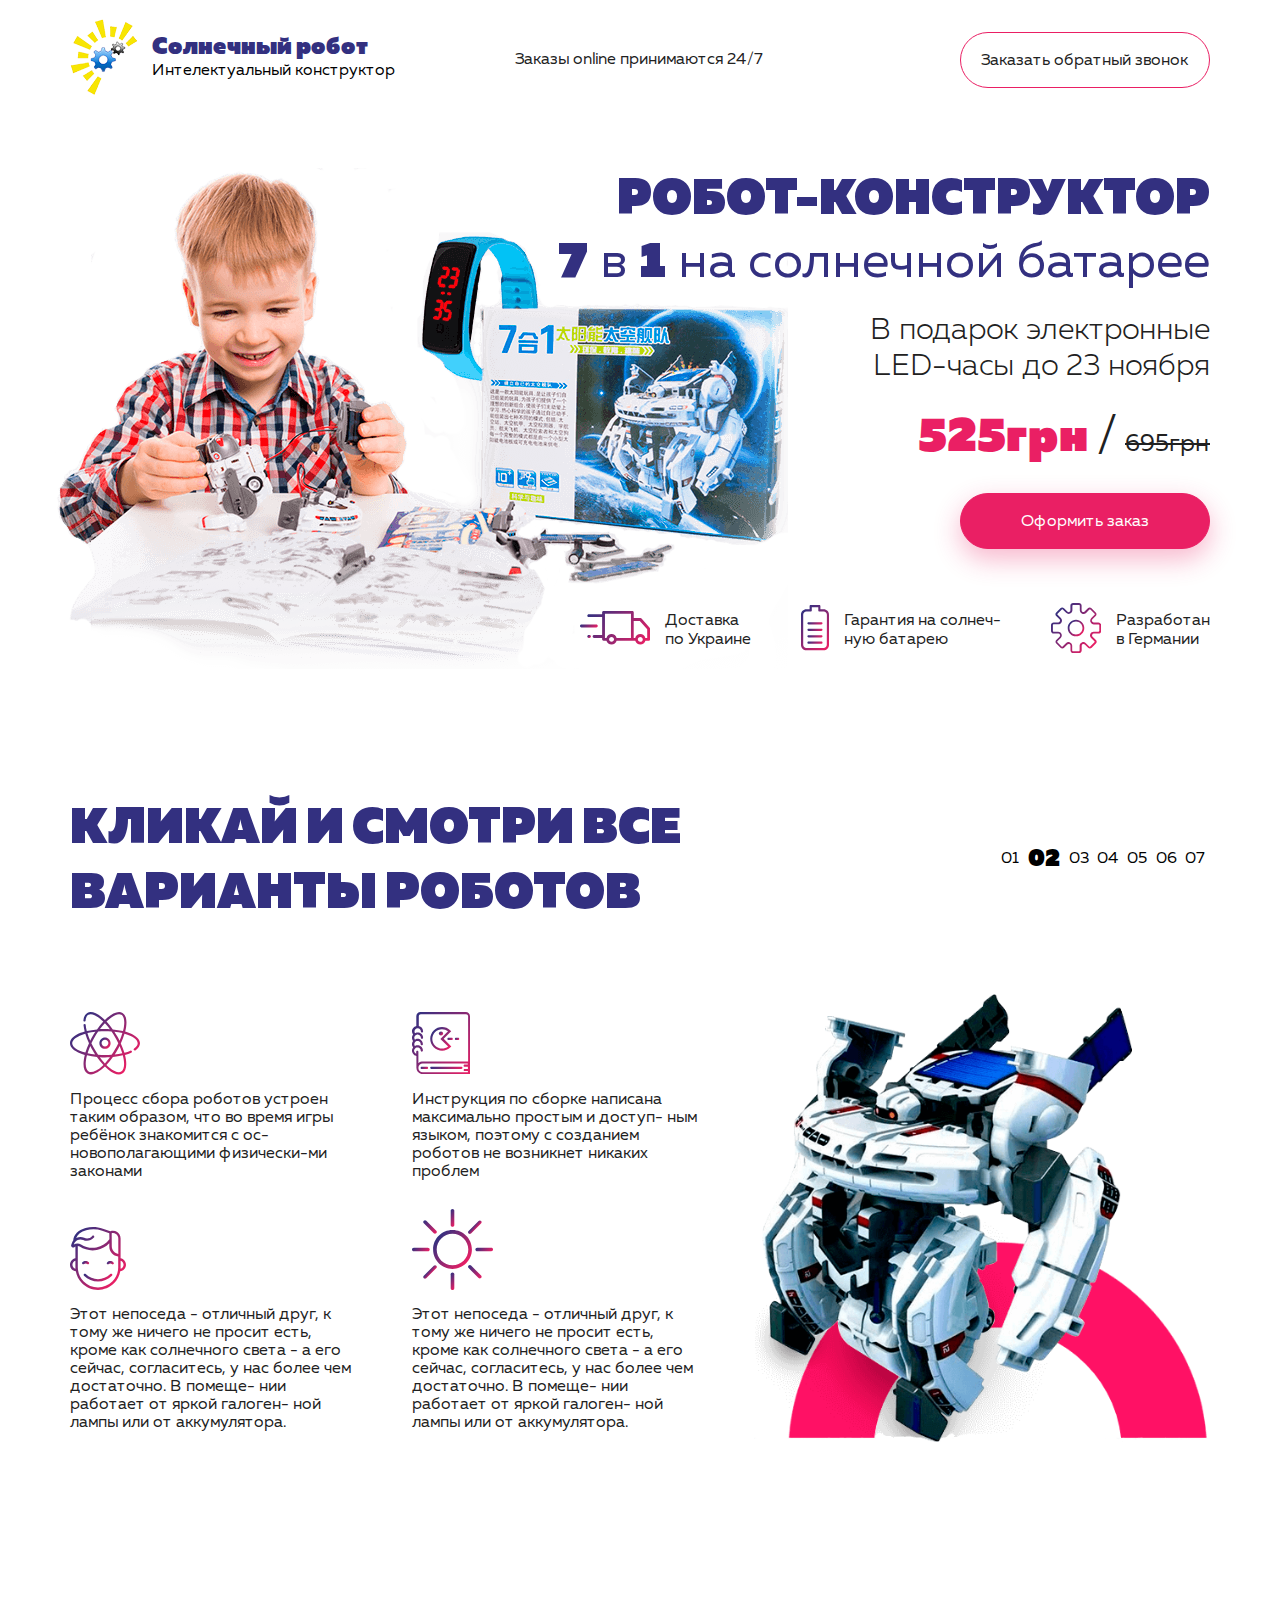
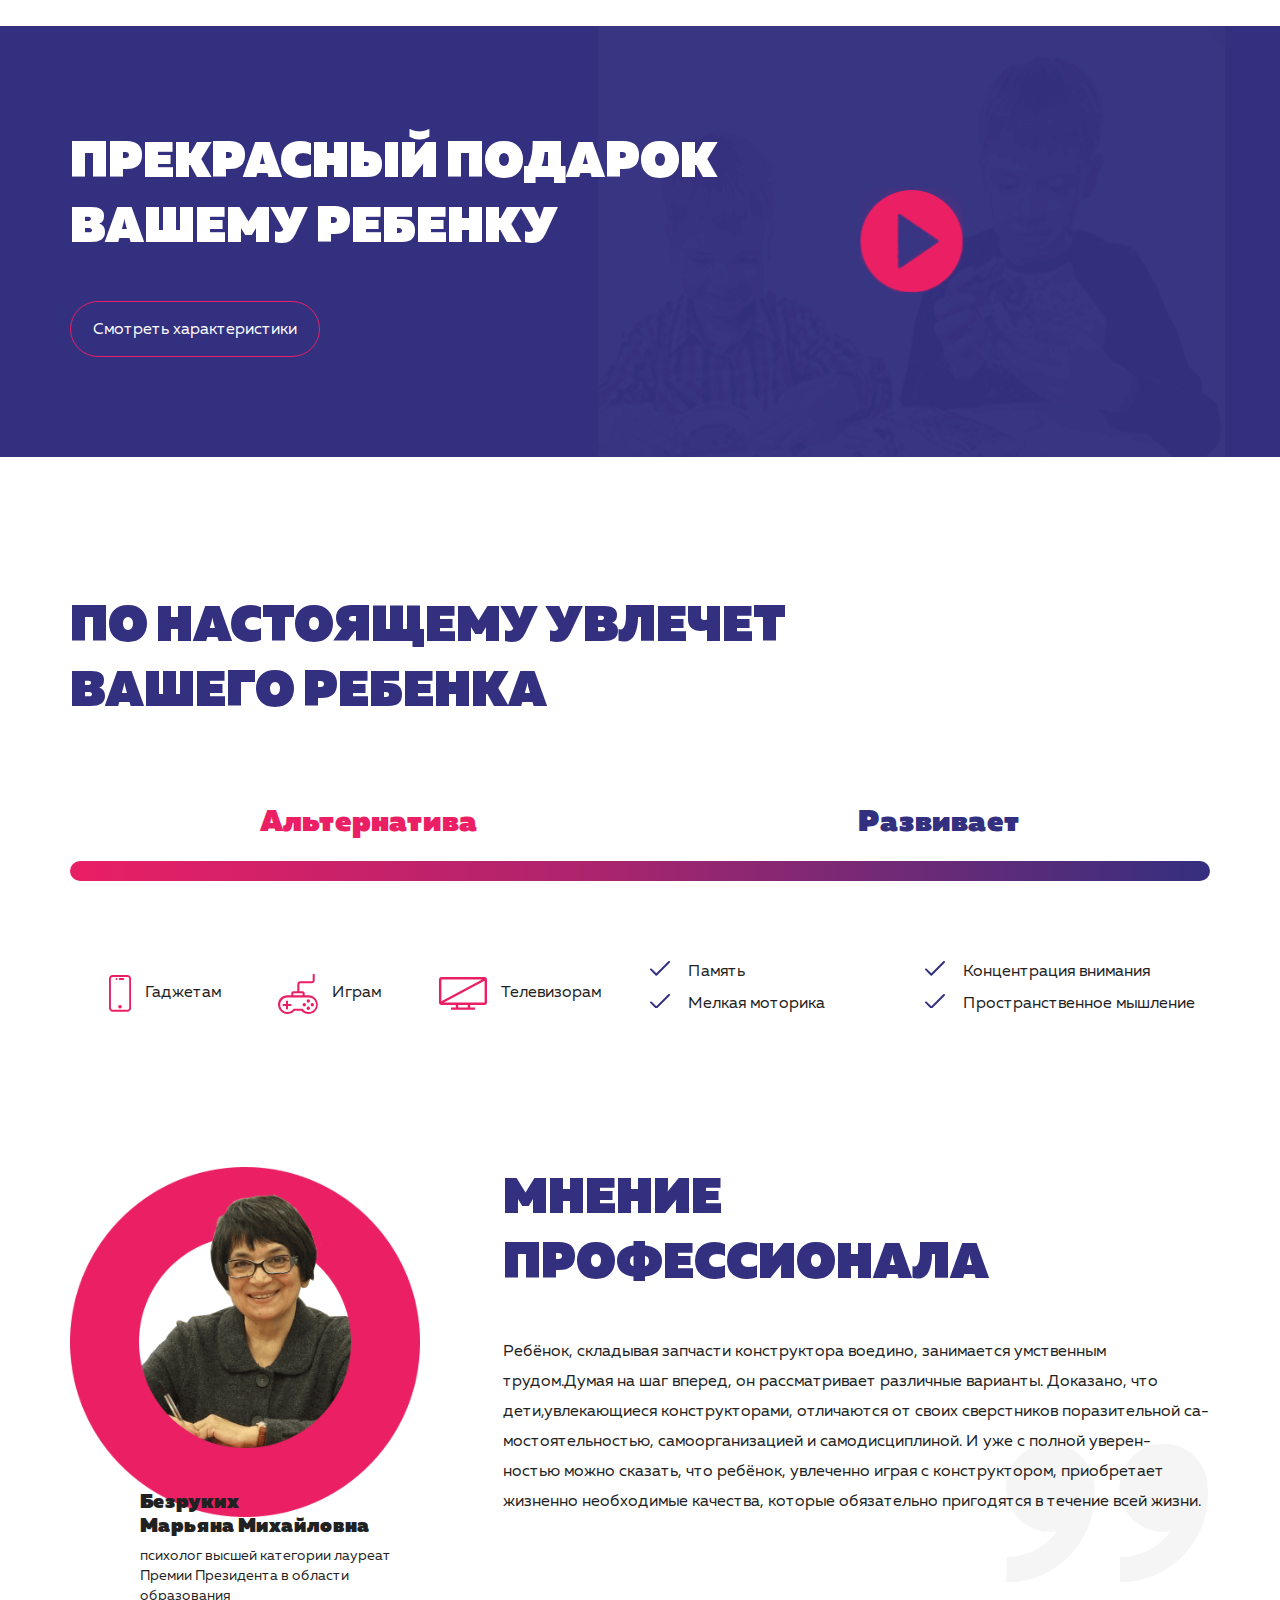
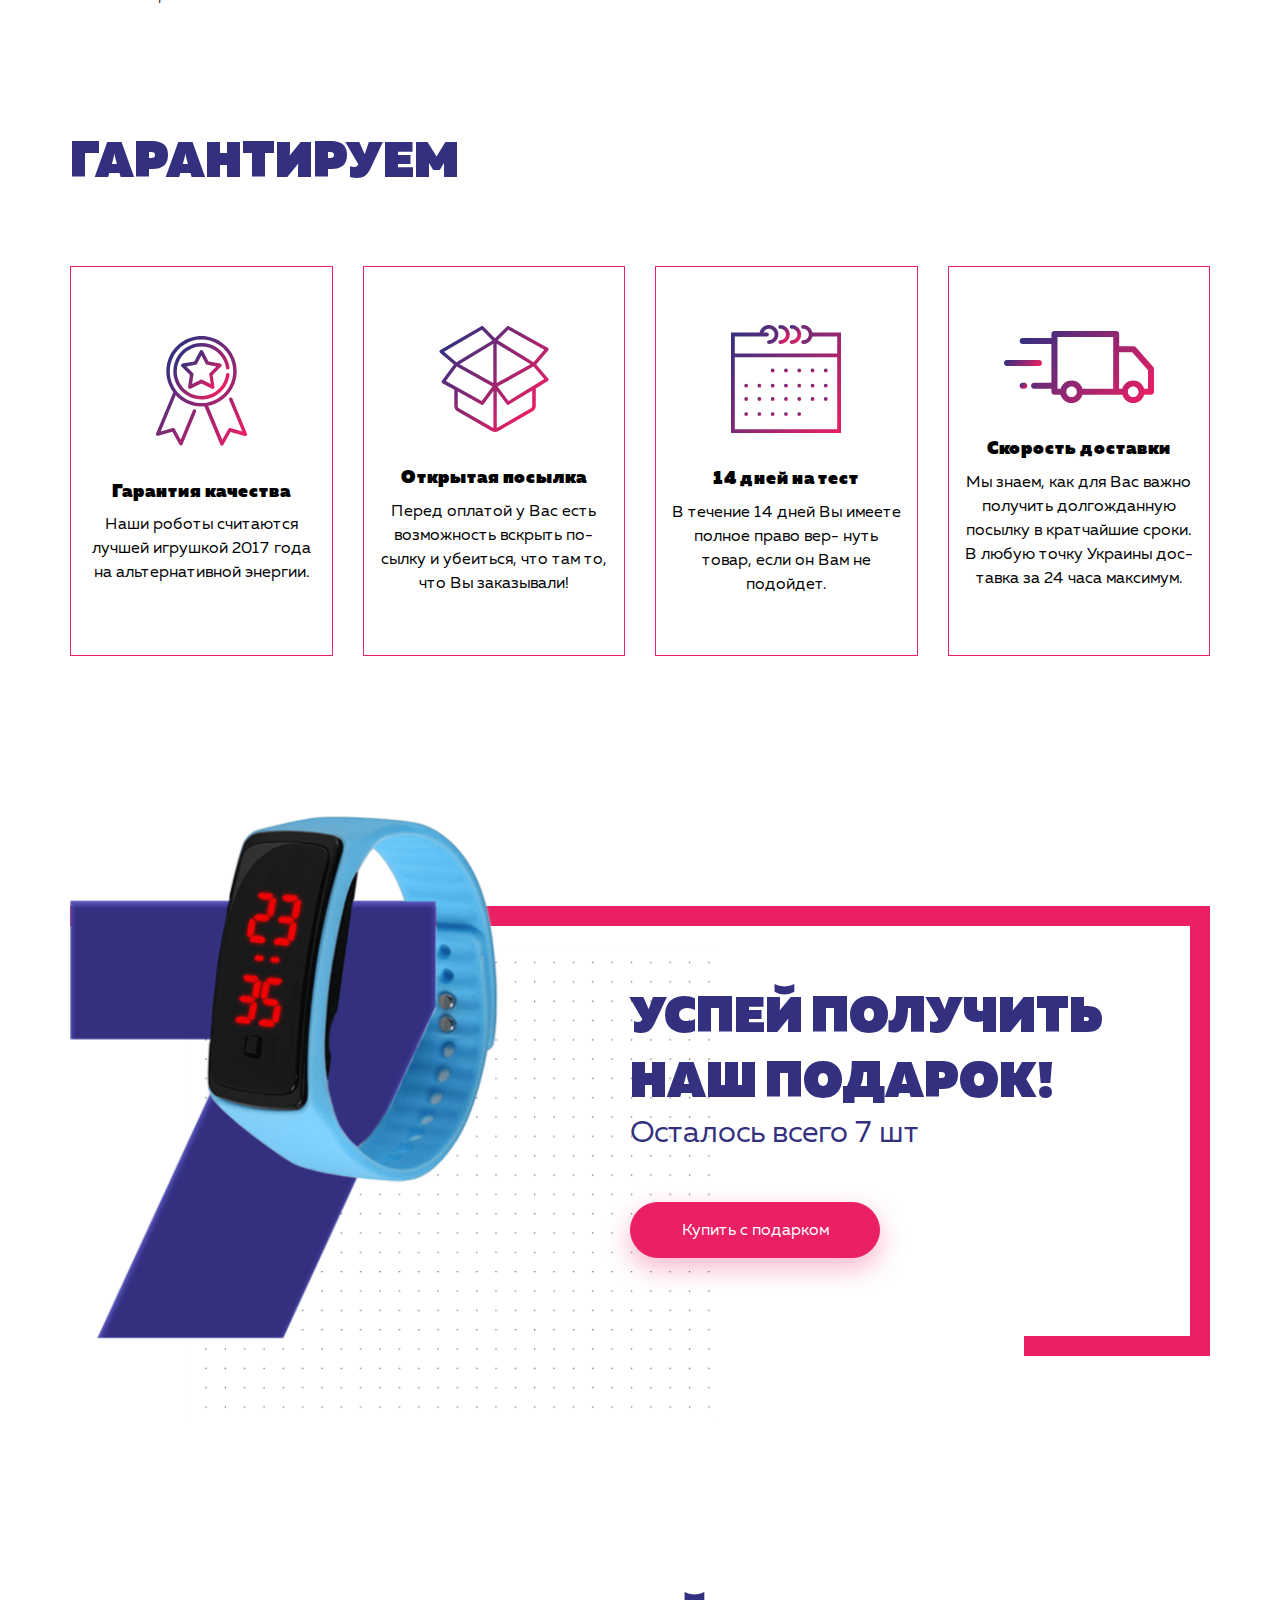
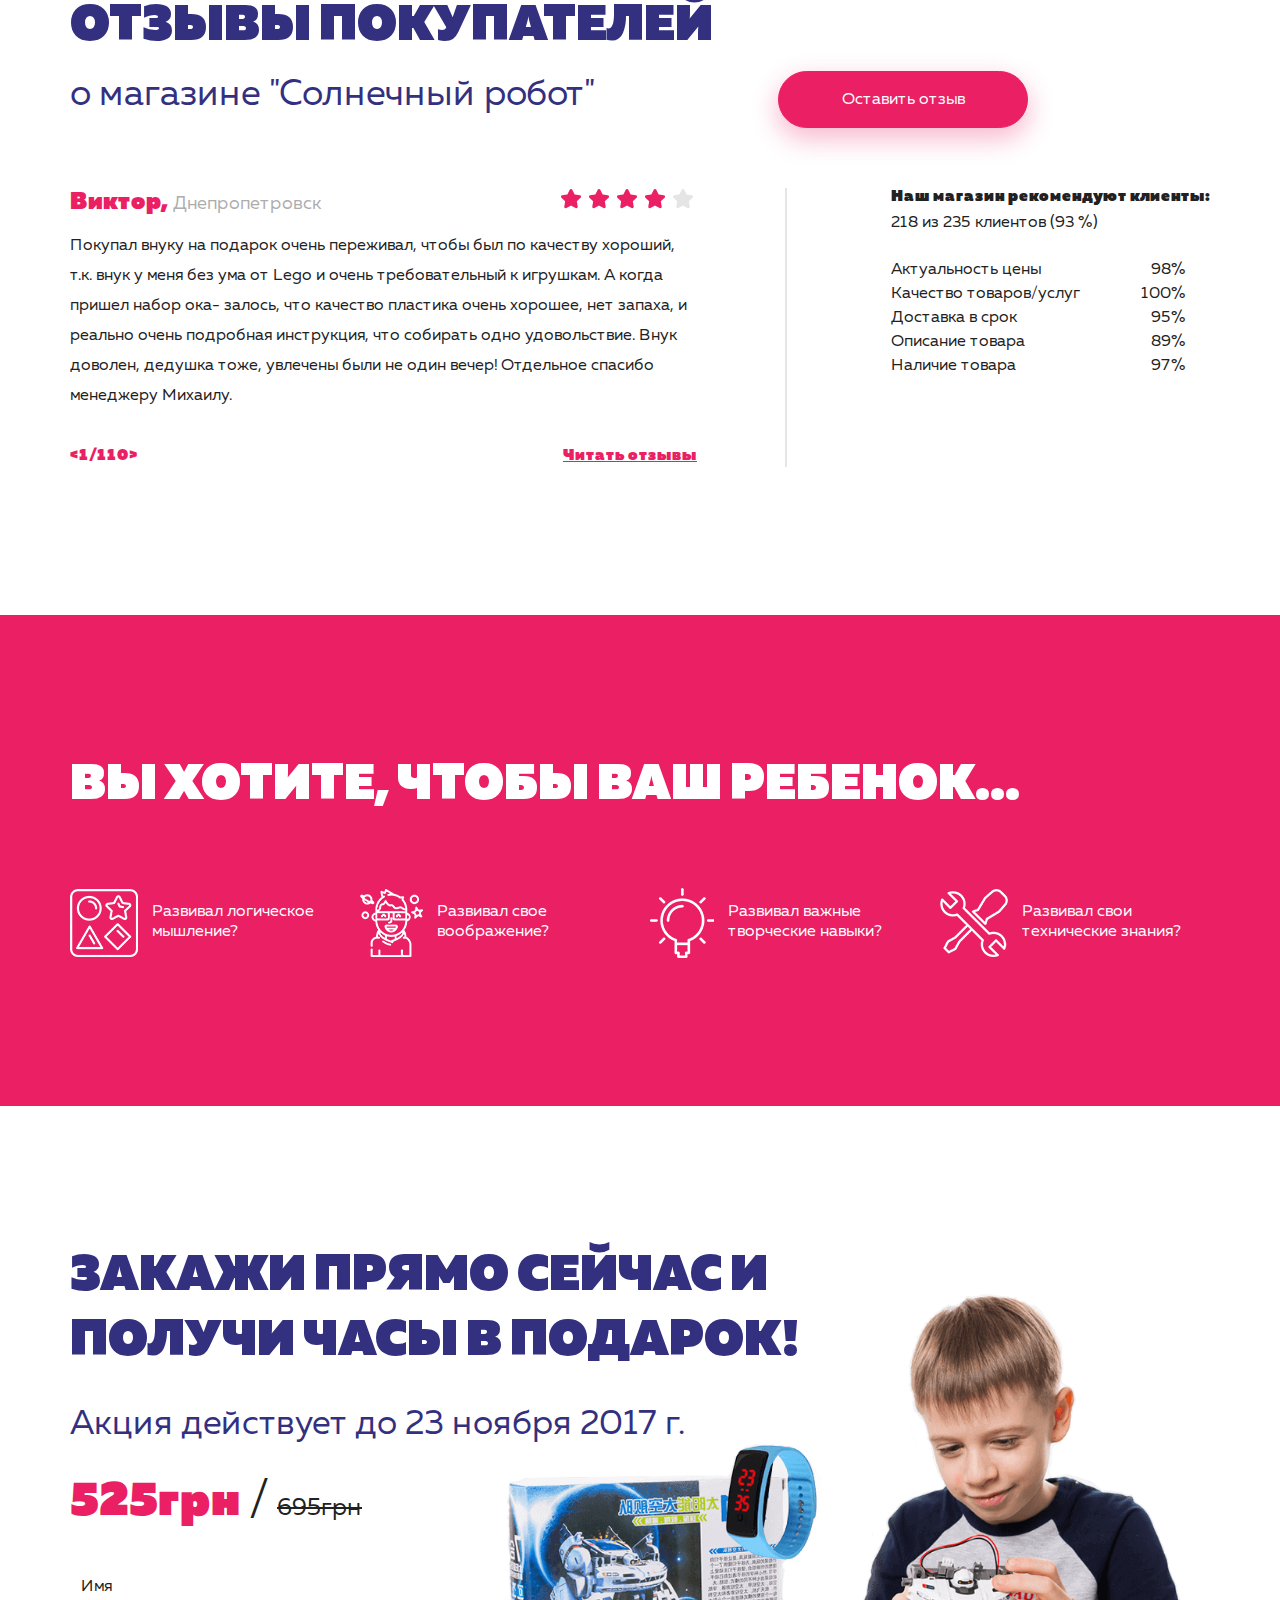
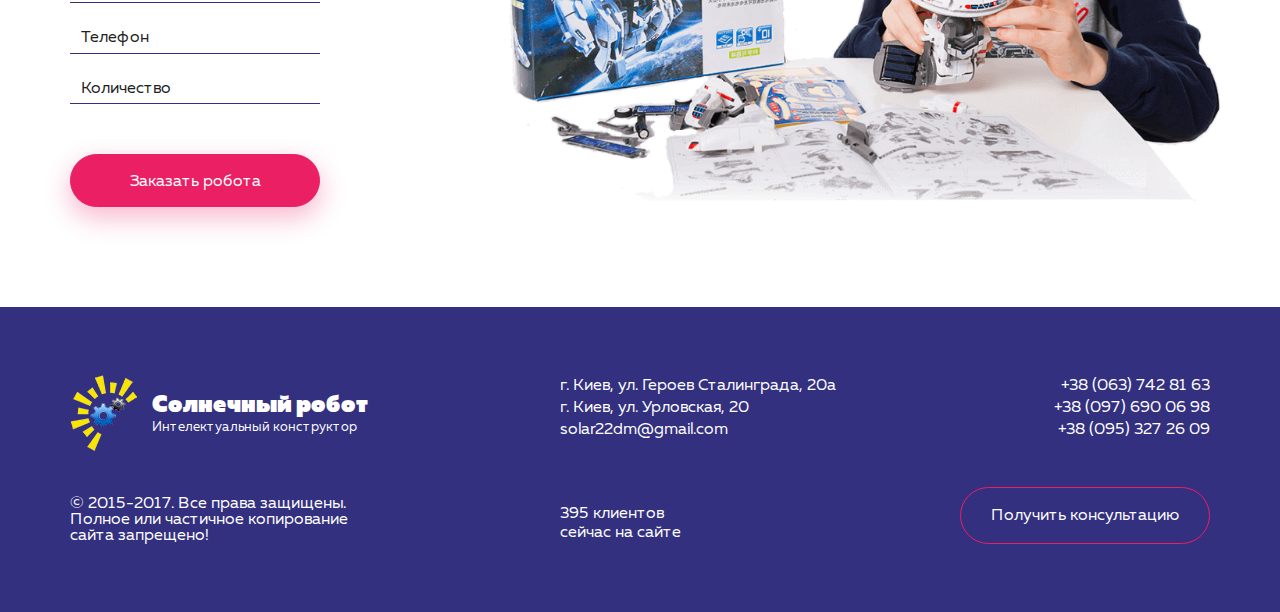
<file: index.html>
<!DOCTYPE html>
<html lang="ru">
<head>
	<meta charset="utf-8">
	<meta name="viewport" content="width=device-width, initial-scale=1.0">
	<title>Sunny robot</title>
	<link media="all" rel="stylesheet" href="css/main.css">
</head>
<body>
	<div class="wrapper">
		<header>
			<div class="container">
				<div class="logo-box col">
					<a href="#" class="logo">
						<img src="images/logo.png" alt="солнечный робот">
						<div>
							<span>Солнечный робот</span>
							<span>Интелектуальный конструктор</span>
						</div>
					</a>
				</div>
				<div class="order col">Заказы online принимаются 24/7</div>
				<div class="col">	
					<button type="button" class="btn open-btn4">Заказать обратный звонок</button>
				</div>
			</div>
		</header>
		<main>
			<section class="holder-section">
				<div class="container">
					<div class="box">
						<img src="images/header-children2.png" alt="child-collects-a-constructor">
					</div>
					<div class="wrap-holder-section">
						<div class="holder-section-top">
							<h2>Робот-конструктор</h2>
							<div class="sunny-battery"><b>7</b> в <b>1</b> на солнечной батарее</div>
						</div>
						<div class="holder-section-middle">
							<p>В подарок электронные LED-часы до 23 ноября</p>
							<div class="price">525грн <span>/</span> <span>695грн</span></div>
							<button type="button" class="btn open-btn">Оформить заказ</button>
						</div>
						<div class="holder-section-bottom">
							<div class="col">
								<div class="box-svg">
									<svg version="1.1" id="Layer_23" xmlns="http://www.w3.org/2000/svg" xmlns:xlink="http://www.w3.org/1999/xlink" x="0px" y="0px"
									width="70px" viewBox="0 0 150 72" enable-background="new 0 0 150 72" xml:space="preserve">
								<g>
									<g>
										<linearGradient id="SVGID_64_" gradientUnits="userSpaceOnUse" x1="28.795" y1="-6.6755" x2="133.6528" y2="81.3107">
											<stop  offset="0" style="stop-color:#333080"/>
											<stop  offset="1" style="stop-color:#EA1F64"/>
										</linearGradient>
										<path fill="url(#SVGID_64_)" d="M149.3,36.1l-17.4-19.9c-0.6-0.6-1.4-1-2.2-1h-14.5V3c0-1.7-1.3-3-3-3H50.4c-1.6,0-3,1.3-3,3v4
											H18.7c-1.6,0-3,1.3-3,3c0,1.7,1.3,3,3,3h28.7v38.7H30.1c-1.6,0-3,1.3-3,3s1.3,3,3,3h17.3v3c0,1.7,1.3,3,3,3h6.2
											C58,68.5,62.4,72,67.6,72c5.2,0,9.6-3.5,10.9-8.3h39.9v0c1.3,4.8,5.7,8.3,10.9,8.3c5.2,0,9.6-3.5,10.9-8.3h6.9c1.6,0,3-1.3,3-3
											V38.1C150,37.4,149.7,36.7,149.3,36.1z M67.6,66.1c-2.9,0-5.3-2.4-5.3-5.3c0-2.9,2.4-5.3,5.3-5.3c2.9,0,5.3,2.4,5.3,5.3
											C72.9,63.7,70.5,66.1,67.6,66.1z M78.5,57.8c-1.3-4.8-5.7-8.3-10.9-8.3c-5.2,0-9.6,3.5-10.9,8.3h-3.2V6h55.7v51.8H78.5z
											 M129.2,66.1c-2.9,0-5.3-2.4-5.3-5.3c0-2.9,2.4-5.3,5.3-5.3c2.9,0,5.3,2.4,5.3,5.3C134.6,63.7,132.2,66.1,129.2,66.1z M144,57.8
											h-3.9c-1.3-4.8-5.7-8.3-10.9-8.3c-5.2,0-9.6,3.5-10.9,8.3h-3.2V21.2h13.1l15.8,18L144,57.8L144,57.8z"/>
										</g>
									</g>
									<g>
										<g>
											<linearGradient id="SVGID_65_" gradientUnits="userSpaceOnUse" x1="16.7374" y1="52.4036" x2="22.2509" y2="57.0299">
												<stop  offset="0" style="stop-color:#333080"/>
												<stop  offset="1" style="stop-color:#EA1F64"/>
											</linearGradient>
											<path fill="url(#SVGID_65_)" d="M20.3,51.7h-1.6c-1.6,0-3,1.3-3,3c0,1.7,1.3,3,3,3h1.6c1.6,0,3-1.3,3-3
												C23.3,53.1,21.9,51.7,20.3,51.7z"/>
										</g>
									</g>
									<g>
										<g>
											<linearGradient id="SVGID_66_" gradientUnits="userSpaceOnUse" x1="7.3143" y1="22.2556" x2="30.6833" y2="41.8646">
												<stop  offset="0" style="stop-color:#333080"/>
												<stop  offset="1" style="stop-color:#EA1F64"/>
											</linearGradient>
											<path fill="url(#SVGID_66_)" d="M35,29.1H3c-1.6,0-3,1.3-3,3c0,1.7,1.3,3,3,3h32c1.6,0,3-1.3,3-3C38,30.4,36.7,29.1,35,29.1z"/>
										</g>
									</g>
									</svg>
								</div>
								<div class="text">
									<span>Доставка</span>
									<span>по Украине</span>
								</div>
							</div>
							<div class="col">
								<div class="box-svg">
									<svg version="1.1" id="Capa_3" xmlns="http://www.w3.org/2000/svg" xmlns:xlink="http://www.w3.org/1999/xlink" x="0px" y="0px"
									width="28px" viewBox="0 0 28 45.2" enable-background="new 0 0 28 45.2" xml:space="preserve">
								<g>
									<g>
										<linearGradient id="SVGID_67_1" gradientUnits="userSpaceOnUse" x1="-2.6023" y1="10.8383" x2="30.6023" y2="38.7003">
											<stop  offset="0" style="stop-color:#333080"/>
											<stop  offset="1" style="stop-color:#EA1F64"/>
										</linearGradient>
										<path fill="url(#SVGID_67_1)" d="M22.6,4.3h-3.2V1.1c0-0.6-0.5-1.1-1.1-1.1H9.7C9.1,0,8.6,0.5,8.6,1.1v3.2H5.4C2.4,4.3,0,6.7,0,9.7
											v30.2c0,3,2.4,5.4,5.4,5.4h17.2c3,0,5.4-2.4,5.4-5.4V9.7C28,6.7,25.6,4.3,22.6,4.3z M25.8,39.8c0,1.8-1.4,3.2-3.2,3.2H5.4
											c-1.8,0-3.2-1.4-3.2-3.2V9.7c0-1.8,1.4-3.2,3.2-3.2h4.3c0.6,0,1.1-0.5,1.1-1.1V2.2h6.5v3.2c0,0.6,0.5,1.1,1.1,1.1h4.3
											c1.8,0,3.2,1.4,3.2,3.2L25.8,39.8L25.8,39.8z"/>
									</g>
									</g>
									<g>
										<g>
											<linearGradient id="SVGID_68_2" gradientUnits="userSpaceOnUse" x1="9.3833" y1="33.8186" x2="18.6166" y2="41.5663">
												<stop  offset="0" style="stop-color:#333080"/>
												<stop  offset="1" style="stop-color:#EA1F64"/>
											</linearGradient>
											<path fill="url(#SVGID_68_2)" d="M20.5,36.6H7.5c-0.6,0-1.1,0.5-1.1,1.1c0,0.6,0.5,1.1,1.1,1.1h12.9c0.6,0,1.1-0.5,1.1-1.1
												C21.5,37.1,21.1,36.6,20.5,36.6z"/>
										</g>
									</g>
									<g>
										<g>
											<linearGradient id="SVGID_69_3" gradientUnits="userSpaceOnUse" x1="9.3833" y1="27.357" x2="18.6166" y2="35.1047">
												<stop  offset="0" style="stop-color:#333080"/>
												<stop  offset="1" style="stop-color:#EA1F64"/>
											</linearGradient>
											<path fill="url(#SVGID_69_3)" d="M20.5,30.2H7.5c-0.6,0-1.1,0.5-1.1,1.1c0,0.6,0.5,1.1,1.1,1.1h12.9c0.6,0,1.1-0.5,1.1-1.1
												C21.5,30.6,21.1,30.2,20.5,30.2z"/>
										</g>
									</g>
									<g>
										<g>
											<linearGradient id="SVGID_4_4" gradientUnits="userSpaceOnUse" x1="9.3833" y1="20.8954" x2="18.6166" y2="28.6431">
												<stop  offset="0" style="stop-color:#333080"/>
												<stop  offset="1" style="stop-color:#EA1F64"/>
											</linearGradient>
											<path fill="url(#SVGID_4_4)" d="M20.5,23.7H7.5c-0.6,0-1.1,0.5-1.1,1.1c0,0.6,0.5,1.1,1.1,1.1h12.9c0.6,0,1.1-0.5,1.1-1.1
												C21.5,24.2,21.1,23.7,20.5,23.7z"/>
										</g>
									</g>
									<g>
										<g>
											<linearGradient id="SVGID_5_5" gradientUnits="userSpaceOnUse" x1="9.3833" y1="14.4339" x2="18.6166" y2="22.1816">
												<stop  offset="0" style="stop-color:#333080"/>
												<stop  offset="1" style="stop-color:#EA1F64"/>
											</linearGradient>
											<path fill="url(#SVGID_5_5)" d="M20.5,17.2H7.5c-0.6,0-1.1,0.5-1.1,1.1s0.5,1.1,1.1,1.1h12.9c0.6,0,1.1-0.5,1.1-1.1
												C21.5,17.7,21.1,17.2,20.5,17.2z"/>
										</g>
									</g>
									</svg>
								</div>
								<div class="text">
									<span>Гарантия на солнеч-</span>
									<span>ную батарею</span>
								</div>
							</div>
							<div class="col">
								<div class="box-svg">
									<svg version="1.1" id="Capa_2" xmlns="http://www.w3.org/2000/svg" xmlns:xlink="http://www.w3.org/1999/xlink" x="0px" y="0px"
									 width="50px" viewBox="0 0 50 50" enable-background="new 0 0 50 50" xml:space="preserve">
									<g>
										<linearGradient id="SVGID_70_" gradientUnits="userSpaceOnUse" x1="5.7155" y1="8.8184" x2="44.284" y2="41.1812">
											<stop  offset="0" style="stop-color:#333080"/>
											<stop  offset="1" style="stop-color:#EA1F64"/>
										</linearGradient>
										<path fill="url(#SVGID_70_)" d="M47.4,19.4h-4.7c-0.8,0-1.4-0.4-1.7-1.1s-0.1-1.4,0.4-2l3.3-3.3c0.5-0.5,0.8-1.1,0.8-1.8
											c0-0.7-0.3-1.3-0.8-1.8l-4.2-4.2c-1-1-2.7-1-3.6,0l-3.3,3.3c-0.5,0.5-1.3,0.7-2,0.4C31,8.6,30.6,8,30.6,7.3V2.6
											C30.6,1.2,29.4,0,28,0h-6c-1.4,0-2.6,1.2-2.6,2.6v4.7c0,0.8-0.4,1.4-1.1,1.7c-0.7,0.3-1.4,0.1-2-0.4l-3.3-3.3c-1-1-2.7-1-3.6,0
											L5.2,9.4c-0.5,0.5-0.8,1.1-0.8,1.8c0,0.7,0.3,1.3,0.8,1.8l3.3,3.3c0.5,0.5,0.7,1.3,0.4,2C8.6,19,8,19.4,7.3,19.4H2.6
											C1.2,19.4,0,20.6,0,22v6c0,1.4,1.2,2.6,2.6,2.6h4.7c0.8,0,1.4,0.4,1.7,1.1c0.3,0.7,0.1,1.4-0.4,2l-3.3,3.3
											c-0.5,0.5-0.8,1.1-0.8,1.8c0,0.7,0.3,1.3,0.8,1.8l4.2,4.2c1,1,2.7,1,3.6,0l3.3-3.3c0.5-0.5,1.3-0.7,2-0.4c0.7,0.3,1.1,0.9,1.1,1.7
											v4.7c0,1.4,1.2,2.6,2.6,2.6h6c1.4,0,2.6-1.2,2.6-2.6v-4.7c0-0.8,0.4-1.4,1.1-1.7c0.7-0.3,1.4-0.1,2,0.4l3.3,3.3c1,1,2.7,1,3.6,0
											l4.2-4.2c0.5-0.5,0.8-1.1,0.8-1.8c0-0.7-0.3-1.3-0.8-1.8l-3.3-3.3c-0.5-0.5-0.7-1.3-0.4-2c0.3-0.7,0.9-1.1,1.7-1.1h4.7
											c1.4,0,2.6-1.2,2.6-2.6v-6C50,20.6,48.8,19.4,47.4,19.4z M48.1,28c0,0.4-0.3,0.7-0.7,0.7h-4.7c-1.5,0-2.8,0.9-3.4,2.3
											c-0.6,1.4-0.3,2.9,0.8,4l3.3,3.3c0.3,0.3,0.3,0.7,0,1l-4.2,4.2c-0.3,0.3-0.7,0.3-1,0l-3.3-3.3c-1.1-1.1-2.6-1.4-4-0.8
											c-1.4,0.6-2.3,1.9-2.3,3.4v4.7c0,0.4-0.3,0.7-0.7,0.7h-6c-0.4,0-0.7-0.3-0.7-0.7v-4.7c0-1.5-0.9-2.8-2.3-3.4
											c-0.5-0.2-0.9-0.3-1.4-0.3c-0.9,0-1.8,0.4-2.6,1.1l-3.3,3.3c-0.3,0.3-0.7,0.3-1,0l-4.2-4.2c-0.3-0.3-0.3-0.7,0-1l3.3-3.3
											c1.1-1.1,1.4-2.6,0.8-4c-0.6-1.4-1.9-2.3-3.4-2.3H2.6c-0.4,0-0.7-0.3-0.7-0.7v-6c0-0.4,0.3-0.7,0.7-0.7h4.7c1.5,0,2.8-0.9,3.4-2.3
											c0.6-1.4,0.3-2.9-0.8-4l-3.3-3.3c-0.3-0.3-0.3-0.7,0-1l4.2-4.2c0.3-0.3,0.7-0.3,1,0l3.3,3.3c1.1,1.1,2.6,1.4,4,0.8
											c1.4-0.6,2.3-1.9,2.3-3.4V2.6c0-0.4,0.3-0.7,0.7-0.7h6c0.4,0,0.7,0.3,0.7,0.7v4.7c0,1.5,0.9,2.8,2.3,3.4c1.4,0.6,2.9,0.3,4-0.8
											l3.3-3.3c0.3-0.3,0.7-0.3,1,0l4.2,4.2c0.3,0.3,0.3,0.7,0,1l-3.3,3.3c-1.1,1.1-1.4,2.6-0.8,4c0.6,1.4,1.9,2.3,3.4,2.3h4.7
											c0.4,0,0.7,0.3,0.7,0.7V28z"/>
										<linearGradient id="SVGID_71_" gradientUnits="userSpaceOnUse" x1="18.6189" y1="19.6456" x2="31.3811" y2="30.3544">
											<stop  offset="0" style="stop-color:#333080"/>
											<stop  offset="1" style="stop-color:#EA1F64"/>
										</linearGradient>
										<path fill="url(#SVGID_71_)" d="M25,16.7c-4.6,0-8.3,3.7-8.3,8.3s3.7,8.3,8.3,8.3s8.3-3.7,8.3-8.3S29.6,16.7,25,16.7z M25,31.5
											c-3.6,0-6.5-2.9-6.5-6.5s2.9-6.5,6.5-6.5s6.5,2.9,6.5,6.5S28.6,31.5,25,31.5z"/>
									</g>
									</svg>
								</div>
								<div class="text">
									<span>Разработан</span>
									<span>в Германии</span>
								</div>
							</div>
						</div>
					</div>
				</div>
			</section>
			<section class="option-robot prime">
				<div class="container">
					<div class="left-col">
						<h2>Кликай и смотри все варианты роботов</h2>
						<div class="wrapper-cards">
							<div class="card">
								<div class="card-img">
									<svg version="1.1" id="Слой_12" xmlns="http://www.w3.org/2000/svg" xmlns:xlink="http://www.w3.org/1999/xlink" x="0px" y="0px"
										 width="70" viewBox="0 0 70 62.4" enable-background="new 0 0 70 62.4" xml:space="preserve">
									<g>
										<linearGradient id="SVGID_72_" gradientUnits="userSpaceOnUse" x1="9.4505" y1="9.7433" x2="60.4214" y2="52.513">
											<stop  offset="0" style="stop-color:#333080"/>
											<stop  offset="1" style="stop-color:#EA1F64"/>
										</linearGradient>
										<path fill="url(#SVGID_72_)" d="M59.4,20.9c-1.3-0.5-2.7-1-4.2-1.4c0.4-1.5,0.7-2.9,0.9-4.3C57.2,8,55.9,2.9,52.5,0.9
											c-1-0.6-2.2-0.9-3.4-0.9c-4,0-9.1,3-14.2,8c-1.1-1.1-2.2-2.1-3.4-3c-5.7-4.6-10.8-6.1-14.2-4.1c-2.2,1.3-3.6,3.9-3.9,7.5
											c-0.1,0.6,0.4,1.2,1,1.2c0.6,0.1,1.2-0.4,1.2-1c0.2-2,0.8-4.7,2.8-5.8c2.5-1.5,6.8-0.1,11.7,3.9c1.1,0.9,2.1,1.8,3.2,2.9
											c-2.1,2.3-4.3,4.9-6.3,7.8c-3.6,0.3-7,0.9-10.2,1.6c-0.6-2.1-0.9-4.2-1.1-6.1c-0.1-0.6-0.6-1.1-1.2-1c-0.6,0.1-1.1,0.6-1,1.2
											c0.2,2,0.6,4.2,1.2,6.4c-1.4,0.4-2.8,0.9-4.1,1.3C3.8,23.6,0,27.2,0,31.2s3.8,7.6,10.6,10.3c1.3,0.5,2.7,1,4.2,1.4
											c-0.4,1.5-0.7,2.9-0.9,4.3c-1.1,7.3,0.1,12.4,3.6,14.3c1,0.6,2.2,0.9,3.4,0.9c4,0,8.9-2.9,14-7.8c1.1,1.1,2.2,2,3.2,2.9
											c4,3.3,7.8,5,10.8,5c1.3,0,2.4-0.3,3.4-0.9c3.4-2,4.7-7.1,3.6-14.3c-0.2-1.4-0.5-2.8-0.9-4.3c2.3-0.6,4.4-1.4,6.3-2.2
											c0.6-0.3,0.8-0.9,0.6-1.5c-0.3-0.6-0.9-0.8-1.5-0.6c-1.8,0.8-3.8,1.5-6,2.1c-0.9-3-2.1-6.2-3.6-9.4c1.5-3.3,2.8-6.6,3.7-9.7
											c8.3,2.3,13.2,6,13.2,9.5c0,2.3-2,4.1-3.6,5.3c-0.5,0.4-0.6,1.1-0.3,1.6c0.4,0.5,1.1,0.6,1.6,0.3c3-2.1,4.6-4.6,4.6-7.1
											C70,27.2,66.2,23.6,59.4,20.9L59.4,20.9z M49.1,2.2c0.9,0,1.6,0.2,2.3,0.6c2.5,1.5,3.5,5.9,2.5,12.1c-0.2,1.3-0.5,2.7-0.9,4.1
											c-3.2-0.7-6.6-1.3-10.2-1.6c-2-2.9-4.2-5.5-6.3-7.8c0.4-0.4,0.8-0.8,1.2-1.1C42,4.4,46.1,2.2,49.1,2.2L49.1,2.2z M34.9,11.2
											c1.7,1.8,3.4,3.8,5,6C38.3,17.1,36.6,17,35,17c-1.7,0-3.4,0-5,0.1C31.6,15,33.2,13,34.9,11.2z M34.9,51.4c-1.7-1.8-3.5-3.9-5.1-6.2
											c1.7,0.1,3.5,0.2,5.2,0.2c1.7,0,3.4,0,5-0.1C38.4,47.4,36.7,49.5,34.9,51.4L34.9,51.4z M35,43.1c-2.4,0-4.7-0.1-6.9-0.3
											c-1.2-1.8-2.4-3.7-3.6-5.7c-1.1-1.9-2.1-3.9-3.1-5.8c1-2,2-4.1,3.2-6.1c1.1-2,2.3-3.9,3.6-5.7c2.1-0.2,4.4-0.3,6.7-0.3
											c2.3,0,4.5,0.1,6.6,0.2c1.3,1.8,2.5,3.8,3.6,5.8c1.2,2,2.2,4.1,3.2,6.1c-0.9,1.9-1.9,3.9-3.1,5.8c-1.1,2-2.3,3.9-3.6,5.7
											C39.5,43,37.3,43.1,35,43.1L35,43.1z M25.2,42.6c-2.7-0.3-5.3-0.8-7.6-1.3c0.7-2.4,1.6-4.8,2.7-7.3c0.7,1.4,1.5,2.9,2.3,4.3
											C23.5,39.8,24.3,41.2,25.2,42.6z M25.4,19.8c-0.9,1.4-1.8,2.8-2.7,4.3c-0.9,1.5-1.7,3.1-2.5,4.6c-1.1-2.6-2.1-5.1-2.8-7.6
											C19.9,20.6,22.5,20.1,25.4,19.8L25.4,19.8z M2.2,31.2c0-3.5,4.9-7.1,13.1-9.5c0.9,3.1,2.2,6.3,3.7,9.6c-1.5,3.2-2.7,6.3-3.6,9.3
											C7.1,38.4,2.2,34.7,2.2,31.2z M20.9,60.1c-0.9,0-1.6-0.2-2.3-0.6c-2.5-1.5-3.5-5.9-2.5-12.1c0.2-1.3,0.5-2.7,0.9-4.1
											c3.1,0.7,6.4,1.3,9.9,1.6c2.1,2.9,4.3,5.6,6.5,8c-0.3,0.3-0.7,0.6-1,1C28,57.9,23.9,60.1,20.9,60.1L20.9,60.1z M53.7,47.5
											c1,6.2,0.1,10.6-2.5,12.1c-2.5,1.5-6.8,0.1-11.7-3.9c-1-0.8-2.1-1.8-3.1-2.8c2.2-2.3,4.4-5,6.5-8c3.5-0.3,6.8-0.8,9.9-1.6
											C53.2,44.8,53.5,46.2,53.7,47.5z M52.3,41.3c-2.4,0.6-5,1-7.6,1.3c0.9-1.4,1.8-2.8,2.6-4.3c0.8-1.4,1.6-2.9,2.3-4.3
											C50.6,36.5,51.5,38.9,52.3,41.3L52.3,41.3z M49.6,28.7c-0.8-1.5-1.6-3.1-2.5-4.6c-0.9-1.5-1.8-3-2.7-4.4c2.9,0.3,5.6,0.8,8,1.4
											C51.7,23.6,50.7,26.1,49.6,28.7z"/>
										<linearGradient id="SVGID_73_" gradientUnits="userSpaceOnUse" x1="30.7234" y1="27.5934" x2="39.2766" y2="34.7704">
											<stop  offset="0" style="stop-color:#333080"/>
											<stop  offset="1" style="stop-color:#EA1F64"/>
										</linearGradient>
										<path fill="url(#SVGID_73_)" d="M35,25.6c-3.1,0-5.6,2.5-5.6,5.6s2.5,5.6,5.6,5.6c3.1,0,5.6-2.5,5.6-5.6S38.1,25.6,35,25.6z
											 M35,34.5c-1.8,0-3.4-1.5-3.4-3.4s1.5-3.4,3.4-3.4c1.8,0,3.4,1.5,3.4,3.4S36.8,34.5,35,34.5z"/>
									</g>
									</svg>
								</div>
								<div class="card-description">
									<p>Процесс сбора роботов устроен таким образом, что во время игры ребёнок знакомится с ос-новополагающими физически-ми законами</p>
								</div>	
							</div>
							<div class="card">
								<div class="card-img">
									<svg version="1.1" id="Capa_1" xmlns="http://www.w3.org/2000/svg" xmlns:xlink="http://www.w3.org/1999/xlink" x="0px" y="0px"
										 width="58px" viewBox="0 0 58 62.3" enable-background="new 0 0 58 62.3" xml:space="preserve">
									<g>
										<linearGradient id="SVGID_75_" gradientUnits="userSpaceOnUse" x1="9.9534" y1="53.8393" x2="14.7503" y2="57.8644">
											<stop  offset="0" style="stop-color:#333080"/>
											<stop  offset="1" style="stop-color:#EA1F64"/>
										</linearGradient>
										<path fill="url(#SVGID_75_)" d="M8.6,55.9c0,0.6,0.5,1.1,1.1,1.1H15c0.6,0,1.1-0.5,1.1-1.1s-0.5-1.1-1.1-1.1H9.7
											C9.1,54.8,8.6,55.3,8.6,55.9z"/>
										<linearGradient id="SVGID_76_" gradientUnits="userSpaceOnUse" x1="24.7236" y1="47.7572" x2="44.0172" y2="63.9465">
											<stop  offset="0" style="stop-color:#333080"/>
											<stop  offset="1" style="stop-color:#EA1F64"/>
										</linearGradient>
										<path fill="url(#SVGID_76_)" d="M19.3,56.9h30.1c0.6,0,1.1-0.5,1.1-1.1s-0.5-1.1-1.1-1.1H19.3c-0.6,0-1.1,0.5-1.1,1.1
											S18.7,56.9,19.3,56.9z"/>
										<linearGradient id="SVGID_77_" gradientUnits="userSpaceOnUse" x1="1.6635" y1="5.8057" x2="62.5393" y2="56.8866">
											<stop  offset="0" style="stop-color:#333080"/>
											<stop  offset="1" style="stop-color:#EA1F64"/>
										</linearGradient>
										<path fill="url(#SVGID_77_)" d="M53.8,0H8.5C6.2,0,4.3,1.9,4.3,4.2v9.9c0,0,0,0,0,0c0,0,0,0-0.1,0c-0.3,0.1-0.6,0.2-0.9,0.3
											c-0.1,0-0.2,0.1-0.3,0.1c-0.2,0.1-0.4,0.2-0.6,0.3C2.4,14.9,2.3,15,2.2,15c-0.2,0.1-0.3,0.2-0.5,0.4c-0.1,0.1-0.2,0.2-0.3,0.3
											c-0.1,0.1-0.3,0.3-0.4,0.5c-0.1,0.1-0.2,0.2-0.2,0.3c-0.1,0.2-0.2,0.3-0.3,0.5c-0.1,0.1-0.1,0.2-0.2,0.3c-0.1,0.2-0.1,0.4-0.2,0.6
											c0,0.1-0.1,0.2-0.1,0.3C0,18.6,0,19,0,19.3c0,0.3,0,0.5,0.1,0.8c0,0.1,0,0.1,0,0.2c0,0.3,0.1,0.5,0.2,0.7c0,0,0,0,0,0
											c0.1,0.2,0.2,0.4,0.3,0.7c0,0.1,0.1,0.1,0.1,0.2c0.1,0.2,0.3,0.4,0.4,0.6c0,0,0,0,0,0c0,0,0,0,0,0c-0.1,0.2-0.2,0.3-0.3,0.5
											c-0.1,0.1-0.1,0.2-0.2,0.3c-0.1,0.2-0.1,0.3-0.2,0.5c-0.1,0.2-0.1,0.3-0.2,0.5c0,0.1-0.1,0.3-0.1,0.4C0,25.1,0,25.5,0,25.8
											c0,0.3,0,0.5,0.1,0.8c0,0.1,0,0.1,0,0.2c0,0.3,0.1,0.5,0.2,0.7c0,0,0,0,0,0c0.1,0.2,0.2,0.4,0.3,0.7c0,0.1,0.1,0.1,0.1,0.2
											c0.1,0.2,0.3,0.4,0.4,0.6c0,0,0,0,0,0c0,0,0,0,0,0c-0.1,0.2-0.2,0.3-0.3,0.5c-0.1,0.1-0.1,0.2-0.2,0.3c-0.1,0.2-0.1,0.3-0.2,0.5
											c-0.1,0.2-0.1,0.3-0.2,0.5c0,0.1-0.1,0.3-0.1,0.4C0,31.6,0,31.9,0,32.2c0,0.3,0,0.5,0.1,0.8c0,0.1,0,0.1,0,0.2
											c0,0.3,0.1,0.5,0.2,0.7c0,0,0,0,0,0c0.1,0.2,0.2,0.4,0.3,0.7c0,0.1,0.1,0.1,0.1,0.2c0.1,0.2,0.3,0.4,0.4,0.6c0,0,0,0,0,0
											c0,0,0,0,0,0c-0.1,0.2-0.2,0.3-0.3,0.5c-0.1,0.1-0.1,0.2-0.2,0.3c-0.1,0.2-0.1,0.3-0.2,0.5c-0.1,0.2-0.1,0.3-0.2,0.5
											c0,0.1-0.1,0.3-0.1,0.4C0,38,0,38.3,0,38.7c0,0.3,0,0.7,0.1,1c0,0.1,0.1,0.2,0.1,0.3c0.1,0.2,0.1,0.4,0.2,0.6
											c0,0.1,0.1,0.2,0.2,0.3c0.1,0.2,0.2,0.4,0.3,0.5c0.1,0.1,0.1,0.2,0.2,0.3c0.1,0.2,0.2,0.3,0.4,0.5c0.1,0.1,0.2,0.2,0.3,0.3
											C1.9,42.7,2,42.8,2.2,43c0.1,0.1,0.2,0.2,0.3,0.2c0.2,0.1,0.4,0.2,0.6,0.3c0.1,0,0.2,0.1,0.3,0.1c0.3,0.1,0.6,0.2,0.9,0.3
											c0,0,0,0,0.1,0c0,0,0,0,0,0v11.9c0,3.6,2.9,6.4,6.4,6.4H58V51.6v-2.1V4.2C58,1.9,56.1,0,53.8,0z M55.9,52.6h-3.2
											c-0.6,0-1.1,0.5-1.1,1.1c0,0.6,0.5,1.1,1.1,1.1h3.2v2.1h-3.2c-0.6,0-1.1,0.5-1.1,1.1s0.5,1.1,1.1,1.1h3.2v1.1H10.7
											c-2.4,0-4.3-1.9-4.3-4.3s1.9-4.3,4.3-4.3h45.1V52.6z M10.7,49.4c-0.4,0-0.8,0-1.1,0.1c0,0-0.1,0-0.1,0c-0.4,0.1-0.7,0.2-1,0.3
											c0,0-0.1,0-0.1,0C8,50,7.7,50.2,7.4,50.3c0,0-0.1,0.1-0.1,0.1C7,50.6,6.8,50.8,6.5,51c0,0,0,0-0.1,0V43v-1.1v-2.1
											c0-0.6-0.5-1.1-1.1-1.1s-1.1,0.5-1.1,1.1v2c-1.2-0.4-2.1-1.6-2.1-3c0-0.2,0-0.5,0.1-0.7c0,0,0-0.1,0-0.1c0-0.2,0.1-0.4,0.2-0.5
											c0,0,0,0,0,0c0.2-0.4,0.5-0.8,0.8-1.1C3.6,36,4,35.7,4.6,35.5c0,0,0.1,0,0.1,0c0.2,0,0.4-0.1,0.7-0.1c0.2,0,0.5,0,0.7,0.1
											c0,0,0.1,0,0.1,0c0.6,0.1,1,0.4,1.4,0.7c0,0,0,0,0,0c0.7,0.6,1.1,1.4,1.1,2.4c0,0.6,0.5,1.1,1.1,1.1s1.1-0.5,1.1-1.1
											c0-1.6-0.7-3-1.8-4c0,0,0,0,0,0c0,0-0.1,0-0.1-0.1c-0.9-0.8-2.1-1.3-3.4-1.3c-0.7,0-1.3,0.1-1.9,0.4c0,0,0,0,0,0
											c-0.2,0.1-0.4,0.2-0.6,0.3c-0.1,0-0.1,0-0.2,0.1c-0.1-0.1-0.2-0.3-0.3-0.4c0,0,0-0.1,0-0.1c-0.1-0.2-0.1-0.3-0.2-0.5
											c0-0.1,0-0.1,0-0.2c0-0.2-0.1-0.4-0.1-0.6c0-0.2,0-0.5,0.1-0.7c0,0,0-0.1,0-0.1c0-0.2,0.1-0.4,0.2-0.5c0,0,0,0,0,0
											c0.2-0.4,0.5-0.8,0.8-1.1c0.3-0.3,0.8-0.6,1.4-0.7c0,0,0.1,0,0.1,0C4.9,29,5.1,29,5.4,29c0.2,0,0.5,0,0.7,0.1c0,0,0.1,0,0.1,0
											c0.6,0.1,1,0.4,1.4,0.7c0,0,0,0,0,0c0.7,0.6,1.1,1.4,1.1,2.4c0,0.6,0.5,1.1,1.1,1.1s1.1-0.5,1.1-1.1c0-1.6-0.7-3-1.8-4c0,0,0,0,0,0
											c0,0-0.1,0-0.1-0.1c-0.9-0.8-2.1-1.3-3.4-1.3c-0.7,0-1.3,0.1-1.9,0.4c0,0,0,0,0,0c-0.2,0.1-0.4,0.2-0.6,0.3c-0.1,0-0.1,0-0.2,0.1
											c-0.1-0.1-0.2-0.3-0.3-0.4c0,0,0-0.1,0-0.1c-0.1-0.2-0.1-0.3-0.2-0.5c0-0.1,0-0.1,0-0.2c0-0.2-0.1-0.4-0.1-0.6c0-0.2,0-0.5,0.1-0.7
											c0,0,0-0.1,0-0.1c0-0.2,0.1-0.4,0.2-0.5c0,0,0,0,0,0c0.2-0.4,0.5-0.8,0.8-1.1c0.3-0.3,0.8-0.6,1.4-0.7c0,0,0.1,0,0.1,0
											c0.2,0,0.4-0.1,0.7-0.1c0.2,0,0.5,0,0.7,0.1c0,0,0.1,0,0.1,0c0.6,0.1,1,0.4,1.4,0.7c0,0,0,0,0,0c0.7,0.6,1.1,1.4,1.1,2.4
											c0,0.6,0.5,1.1,1.1,1.1s1.1-0.5,1.1-1.1c0-1.6-0.7-3-1.8-4c0,0,0,0,0,0c0,0-0.1,0-0.1-0.1c-0.9-0.8-2.1-1.3-3.4-1.3
											c-0.7,0-1.3,0.1-1.9,0.4c0,0,0,0,0,0c-0.2,0.1-0.4,0.2-0.6,0.3c-0.1,0-0.1,0-0.2,0.1c-0.1-0.1-0.2-0.3-0.3-0.4c0,0,0-0.1,0-0.1
											c-0.1-0.2-0.1-0.3-0.2-0.5c0-0.1,0-0.1,0-0.2c0-0.2-0.1-0.4-0.1-0.6c0-1.8,1.4-3.2,3.2-3.2s3.2,1.4,3.2,3.2c0,0.6,0.5,1.1,1.1,1.1
											s1.1-0.5,1.1-1.1c0-2.6-1.8-4.8-4.3-5.3V4.2c0-1.1,0.9-2,2-2h45.3c1.1,0,2,0.9,2,2v45.2H10.7z"/>
										<linearGradient id="SVGID_78_" gradientUnits="userSpaceOnUse" x1="21.0221" y1="19.2573" x2="39.1612" y2="34.4779">
											<stop  offset="0" style="stop-color:#333080"/>
											<stop  offset="1" style="stop-color:#EA1F64"/>
										</linearGradient>
										<path fill="url(#SVGID_78_)" d="M39.2,19.3l-0.8-0.8c-4.6-4.6-12.1-4.6-16.7,0c-4.6,4.6-4.6,12.1,0,16.7c2.3,2.3,5.3,3.5,8.4,3.5
											s6.1-1.2,8.4-3.5l0.8-0.8l-7.6-7.6L39.2,19.3z M36.1,34.4c-3.8,3-9.4,2.8-12.9-0.7c-3.8-3.8-3.8-9.9,0-13.7
											c1.9-1.9,4.4-2.8,6.8-2.8c2.1,0,4.3,0.7,6,2.1l-7.6,7.6L36.1,34.4z"/>
										<linearGradient id="SVGID_79_" gradientUnits="userSpaceOnUse" x1="27.3544" y1="20.1006" x2="30.6456" y2="22.8623">
											<stop  offset="0" style="stop-color:#333080"/>
											<stop  offset="1" style="stop-color:#EA1F64"/>
										</linearGradient>
										<circle fill="url(#SVGID_79_)" cx="29" cy="21.5" r="2.1"/>
										<linearGradient id="SVGID_80_" gradientUnits="userSpaceOnUse" x1="36.3615" y1="25.3682" x2="39.8978" y2="28.3355">
											<stop  offset="0" style="stop-color:#333080"/>
											<stop  offset="1" style="stop-color:#EA1F64"/>
										</linearGradient>
										<path fill="url(#SVGID_80_)" d="M39.7,25.8h-3.2c-0.6,0-1.1,0.5-1.1,1.1c0,0.6,0.5,1.1,1.1,1.1h3.2c0.6,0,1.1-0.5,1.1-1.1
											C40.8,26.3,40.3,25.8,39.7,25.8z"/>
										<linearGradient id="SVGID_81_" gradientUnits="userSpaceOnUse" x1="43.6581" y1="25.6327" x2="46.5641" y2="28.071">
											<stop  offset="0" style="stop-color:#333080"/>
											<stop  offset="1" style="stop-color:#EA1F64"/>
										</linearGradient>
										<path fill="url(#SVGID_81_)" d="M46.2,25.8H44c-0.6,0-1.1,0.5-1.1,1.1c0,0.6,0.5,1.1,1.1,1.1h2.1c0.6,0,1.1-0.5,1.1-1.1
											C47.3,26.3,46.8,25.8,46.2,25.8z"/>
									</g>
									</svg>
								</div>
								<div class="card-description">
									<p>Инструкция по сборке написана 
									максимально простым и доступ-
									ным языком, поэтому с созданием 
									роботов не возникнет никаких 
									проблем</p>
								</div>	
							</div>
							<div class="card">
								<div class="card-img">
									<svg version="1.1" id="Capa_4" xmlns="http://www.w3.org/2000/svg" xmlns:xlink="http://www.w3.org/1999/xlink" x="0px" y="0px"
										 width="56" viewBox="0 0 56 62.9" enable-background="new 0 0 56 62.9" xml:space="preserve">
									<g>
										<linearGradient id="SVGID_82_" gradientUnits="userSpaceOnUse" x1="13.4159" y1="34.2848" x2="18.019" y2="38.1473">
											<stop  offset="0" style="stop-color:#333080"/>
											<stop  offset="1" style="stop-color:#EA1F64"/>
										</linearGradient>
										<path fill="url(#SVGID_82_)" d="M15.7,36.4c0.6,0,1.1,0.2,1.5,0.6c0.2,0.2,0.5,0.3,0.8,0.3c0.3,0,0.6-0.1,0.8-0.3
											c0.5-0.5,0.5-1.2,0-1.7c-0.9-0.9-2-1.3-3.2-1.3s-2.4,0.5-3.2,1.3c-0.5,0.5-0.5,1.2,0,1.7s1.2,0.5,1.7,0
											C14.6,36.7,15.1,36.4,15.7,36.4z"/>
										<linearGradient id="SVGID_83_" gradientUnits="userSpaceOnUse" x1="37.9895" y1="34.2849" x2="42.5927" y2="38.1474">
											<stop  offset="0" style="stop-color:#333080"/>
											<stop  offset="1" style="stop-color:#EA1F64"/>
										</linearGradient>
										<path fill="url(#SVGID_83_)" d="M37.1,35.4c-0.5,0.5-0.5,1.2,0,1.7c0.5,0.5,1.2,0.5,1.7,0c0.8-0.8,2.2-0.8,3.1,0
											c0.2,0.2,0.5,0.3,0.8,0.3c0.3,0,0.6-0.1,0.8-0.3c0.5-0.5,0.5-1.2,0-1.7C41.7,33.6,38.8,33.6,37.1,35.4z"/>
										<linearGradient id="SVGID_84_" gradientUnits="userSpaceOnUse" x1="19.3691" y1="40.732" x2="36.5851" y2="55.178">
											<stop  offset="0" style="stop-color:#333080"/>
											<stop  offset="1" style="stop-color:#EA1F64"/>
										</linearGradient>
										<path fill="url(#SVGID_84_)" d="M40.3,47.1c-6.8,6.8-17.8,6.8-24.6,0c-0.5-0.5-1.2-0.5-1.7,0c-0.5,0.5-0.5,1.2,0,1.7
											c3.8,3.8,8.9,5.8,14,5.8c5.1,0,10.1-1.9,14-5.8c0.5-0.5,0.5-1.2,0-1.7C41.5,46.6,40.7,46.6,40.3,47.1z"/>
										<linearGradient id="SVGID_85_" gradientUnits="userSpaceOnUse" x1="3.9468" y1="9.1194" x2="50.7455" y2="48.3882">
											<stop  offset="0" style="stop-color:#333080"/>
											<stop  offset="1" style="stop-color:#EA1F64"/>
										</linearGradient>
										<path fill="url(#SVGID_85_)" d="M56,37.7c0-3.2-2.3-5.9-5.4-6.5V11.4c0-2.6-1.3-5-3.4-6.4c-2-1.3-4.5-1.6-6.8-0.8l-7.5-2.5
											C27.2-0.3,21.2-0.5,15.5,1C8.1,3.1,3.8,7.4,3.2,13.6c-0.6,0.8-1,1.6-1.4,2.6l-0.6,1.7c-0.3,0.9,0,1.9,0.9,2.4
											c0.8,0.5,1.8,0.4,2.5-0.3c0.2-0.2,0.5-0.4,0.8-0.6v11.8C2.3,31.8,0,34.5,0,37.7c0,3.4,2.5,6.1,5.8,6.5c0.8,4.5,3,8.7,6.2,12
											c4.3,4.3,10,6.7,16,6.7c0,0,0,0,0,0c6,0,11.7-2.4,16-6.6c3.3-3.3,5.5-7.5,6.3-12.1C53.5,43.8,56,41,56,37.7z M45.9,7
											c1.5,1,2.4,2.6,2.4,4.4v15.5c-3.7-0.6-6.5-3.8-6.5-7.6l-0.1-13C43.1,5.9,44.6,6.1,45.9,7z M3.8,17.6l0.2-0.7c0.6-1.8,1.9-3.2,3.7-4
											c1.7-0.7,3.7-0.7,5.4,0.1c3.6,1.7,7.9,0.8,10.6-2.2l0.3-0.3c0.4-0.5,0.4-1.2-0.1-1.7c-0.5-0.4-1.2-0.4-1.7,0.1L22,9.2
											c-1.9,2.2-5.1,2.9-7.8,1.6c-2.3-1.1-5-1.1-7.4-0.1c-0.2,0.1-0.4,0.2-0.6,0.3c1.4-3.7,4.7-6.3,10-7.7c5.2-1.4,10.8-1.3,16,0.5
											l7.1,2.4l0.1,6.1c-3.1,4.3-7.7,7.2-13,8.2c-5.4,1-10.8-0.1-15.4-3C8.8,16.1,6,16.1,3.8,17.6z M2.4,37.7c0-1.9,1.3-3.5,3-4v6.4
											c0,0.6,0,1.1,0.1,1.7C3.7,41.3,2.4,39.6,2.4,37.7z M42.3,54.6c-3.8,3.8-8.9,5.9-14.3,5.9c0,0,0,0,0,0c-5.4,0-10.5-2.1-14.3-6
											c-3.8-3.9-5.9-9-5.9-14.4V18.9c0.7,0.1,1.3,0.3,1.9,0.7c5.1,3.3,11.2,4.5,17.1,3.4c4.8-0.9,9.2-3.3,12.5-6.8v3.2
											c0,5.2,3.9,9.4,8.9,10v11C48.2,45.7,46.1,50.8,42.3,54.6z M50.6,41.8c0-0.5,0-1,0-1.4v-6.7c1.7,0.5,3,2.1,3,4
											C53.6,39.6,52.3,41.3,50.6,41.8z"/>
									</g>
									</svg>
								</div>
								<div class="card-description">
									<p> Этот непоседа - отличный друг, 
									к тому же ничего не просит есть, 
									кроме как солнечного света - 
									а его сейчас, согласитесь, у нас 
									более чем достаточно. В помеще-
									нии работает от яркой галоген-
									ной лампы или от аккумулятора.</p>
								</div>
							</div>
							<div class="card sun">
								<div class="card-img">
									<svg version="1.1" id="Capa_5" xmlns="http://www.w3.org/2000/svg" xmlns:xlink="http://www.w3.org/1999/xlink" x="0px" y="0px"
										 width="81" viewBox="0 0 81 81" enable-background="new 0 0 81 81" xml:space="preserve">
									<g>
										<g>
											<linearGradient id="SVGID_86_" gradientUnits="userSpaceOnUse" x1="25.668" y1="28.0545" x2="55.3318" y2="52.9454">
												<stop  offset="0" style="stop-color:#333080"/>
												<stop  offset="1" style="stop-color:#EA1F64"/>
											</linearGradient>
											<path fill="url(#SVGID_86_)" d="M40.5,21.1c-10.7,0-19.4,8.7-19.4,19.4s8.7,19.4,19.4,19.4s19.4-8.7,19.4-19.4S51.2,21.1,40.5,21.1
												z M40.5,56.3c-8.7,0-15.8-7.1-15.8-15.8s7.1-15.8,15.8-15.8s15.8,7.1,15.8,15.8S49.2,56.3,40.5,56.3z"/>
										</g>
									</g>
									<g>
										<g>
											<linearGradient id="SVGID_87_" gradientUnits="userSpaceOnUse" x1="35.6829" y1="4.7624" x2="45.3169" y2="12.8463">
												<stop  offset="0" style="stop-color:#333080"/>
												<stop  offset="1" style="stop-color:#EA1F64"/>
											</linearGradient>
											<path fill="url(#SVGID_87_)" d="M40.5,0c-1,0-1.8,0.8-1.8,1.8v14.1c0,1,0.8,1.8,1.8,1.8c1,0,1.8-0.8,1.8-1.8V1.8
												C42.3,0.8,41.5,0,40.5,0z"/>
										</g>
									</g>
									<g>
										<g>
											<linearGradient id="SVGID_88_" gradientUnits="userSpaceOnUse" x1="35.6829" y1="68.1537" x2="45.3169" y2="76.2376">
												<stop  offset="0" style="stop-color:#333080"/>
												<stop  offset="1" style="stop-color:#EA1F64"/>
											</linearGradient>
											<path fill="url(#SVGID_88_)" d="M40.5,63.4c-1,0-1.8,0.8-1.8,1.8v14.1c0,1,0.8,1.8,1.8,1.8c1,0,1.8-0.8,1.8-1.8V65.2
												C42.3,64.2,41.5,63.4,40.5,63.4z"/>
										</g>
									</g>
									<g>
										<g>
											<linearGradient id="SVGID_89_" gradientUnits="userSpaceOnUse" x1="66.7136" y1="35.9001" x2="77.6776" y2="45.0999">
												<stop  offset="0" style="stop-color:#333080"/>
												<stop  offset="1" style="stop-color:#EA1F64"/>
											</linearGradient>
											<path fill="url(#SVGID_89_)" d="M79.2,38.7H65.2c-1,0-1.8,0.8-1.8,1.8c0,1,0.8,1.8,1.8,1.8h14.1c1,0,1.8-0.8,1.8-1.8
												S80.2,38.7,79.2,38.7z"/>
										</g>
									</g>
									<g>
										<g>
											<linearGradient id="SVGID_90_" gradientUnits="userSpaceOnUse" x1="3.3223" y1="35.9" x2="14.2864" y2="45.0999">
												<stop  offset="0" style="stop-color:#333080"/>
												<stop  offset="1" style="stop-color:#EA1F64"/>
											</linearGradient>
											<path fill="url(#SVGID_90_)" d="M15.8,38.7H1.8c-1,0-1.8,0.8-1.8,1.8s0.8,1.8,1.8,1.8h14.1c1,0,1.8-0.8,1.8-1.8
												S16.8,38.7,15.8,38.7z"/>
										</g>
									</g>
									<g>
										<g>
											<linearGradient id="SVGID_91_" gradientUnits="userSpaceOnUse" x1="56.1841" y1="57.2691" x2="69.634" y2="68.5549">
												<stop  offset="0" style="stop-color:#333080"/>
												<stop  offset="1" style="stop-color:#EA1F64"/>
											</linearGradient>
											<path fill="url(#SVGID_91_)" d="M69.1,66.6l-10-10c-0.7-0.7-1.8-0.7-2.5,0c-0.7,0.7-0.7,1.8,0,2.5l10,10c0.3,0.3,0.8,0.5,1.2,0.5
												s0.9-0.2,1.2-0.5C69.8,68.5,69.8,67.3,69.1,66.6z"/>
										</g>
									</g>
									<g>
										<g>
											<linearGradient id="SVGID_92_" gradientUnits="userSpaceOnUse" x1="11.3621" y1="12.4454" x2="24.812" y2="23.7312">
												<stop  offset="0" style="stop-color:#333080"/>
												<stop  offset="1" style="stop-color:#EA1F64"/>
											</linearGradient>
											<path fill="url(#SVGID_92_)" d="M24.3,21.8l-10-10c-0.7-0.7-1.8-0.7-2.5,0s-0.7,1.8,0,2.5l10,10c0.3,0.3,0.8,0.5,1.2,0.5
												s0.9-0.2,1.2-0.5C25,23.6,25,22.5,24.3,21.8z"/>
										</g>
									</g>
									<g>
										<g>
											<linearGradient id="SVGID_93_" gradientUnits="userSpaceOnUse" x1="61.0934" y1="16.561" x2="64.7316" y2="19.6139">
												<stop  offset="0" style="stop-color:#333080"/>
												<stop  offset="1" style="stop-color:#EA1F64"/>
											</linearGradient>
											<path fill="url(#SVGID_93_)" d="M69.1,11.9c-0.7-0.7-1.8-0.7-2.5,0l-10,10c-0.7,0.7-0.7,1.8,0,2.5c0.3,0.3,0.8,0.5,1.2,0.5
												s0.9-0.2,1.2-0.5l10-10C69.8,13.7,69.8,12.5,69.1,11.9z"/>
										</g>
									</g>
									<g>
										<g>
											<linearGradient id="SVGID_94_" gradientUnits="userSpaceOnUse" x1="16.2686" y1="61.3856" x2="19.9069" y2="64.4385">
												<stop  offset="0" style="stop-color:#333080"/>
												<stop  offset="1" style="stop-color:#EA1F64"/>
											</linearGradient>
											<path fill="url(#SVGID_94_)" d="M24.3,56.7c-0.7-0.7-1.8-0.7-2.5,0l-10,10c-0.7,0.7-0.7,1.8,0,2.5c0.3,0.3,0.8,0.5,1.2,0.5
												c0.5,0,0.9-0.2,1.2-0.5l10-10C25,58.5,25,57.4,24.3,56.7z"/>
										</g>
									</g>
									</svg>
								</div>
								<div class="card-description">
									<p> Этот непоседа - отличный друг, 
									к тому же ничего не просит есть, 
									кроме как солнечного света - 
									а его сейчас, согласитесь, у нас 
									более чем достаточно. В помеще-
									нии работает от яркой галоген-
									ной лампы или от аккумулятора.</p>
								</div>
							</div>
						</div>
					</div>
					<div class="right-col">
						<ul class="list">
							<li><a href="#" data-img="images/robot2.png">01</a></li>
							<li><a href="#" class="active" data-img="images/robot1.png">02</a></li>
							<li><a href="#" data-img="images/robot3.png">03</a></li>
							<li><a href="#" data-img="images/robot4.png">04</a></li>
							<li><a href="#" data-img="images/robot5.png">05</a></li>
							<li><a href="#" data-img="images/robot6.png">06</a></li>
							<li><a href="#" data-img="images/robot7.png">07</a></li>
						</ul>
						<div class="img-box">
							<img src="images/robot1.png" alt="robot">
						</div>
					</div>
				</div>
			</section>
			<section class="extra">
				<div class="container clearfix">
					<div class="box-img">
							<button type="button" class="open-btn7">
								<span><img src="images/play-button.png" alt="youtube"></span>
								<img src="images/111.png" alt="childs-collects-a-constructor">
							</button>
					</div>
					<div class="title-extra">
						<h2>Прекрасный подарок Вашему ребенку</h2>
						<button type="button" class="btn open-btn2">Смотреть характеристики</button>
					</div>
				</div>
			</section>
			<section class="user-block prime">
				<div class="container">
					<div class="user-top">
						<h2>По настоящему увлечет Вашего ребенка</h2>
						<div class="box">
							<span>Альтернатива</span>
							<span>Развивает</span>
						</div>
						<div class="strip"></div>
						<div class="wrap-gadget">
							<ul class="gadgets">
								<li>
									<svg version="1.1" id="Layer_24" xmlns="http://www.w3.org/2000/svg" xmlns:xlink="http://www.w3.org/1999/xlink" x="0px" y="0px"
										 width="22px" viewBox="0 0 22 36.7" enable-background="new 0 0 22 36.7" xml:space="preserve">
									<g>
										<g>
											<path fill="#EA1F64" d="M14.4,3.1h-3.7c-0.5,0-0.9,0.4-0.9,0.9s0.4,0.9,0.9,0.9h3.7c0.5,0,0.9-0.4,0.9-0.9S14.9,3.1,14.4,3.1z"/>
										</g>
									</g>
									<g>
										<g>
											<path fill="#EA1F64" d="M18.3,0H3.7C1.6,0,0,1.6,0,3.7V33c0,2,1.6,3.7,3.7,3.7h14.7c2,0,3.7-1.6,3.7-3.7V3.7C22,1.6,20.4,0,18.3,0
												z M20.2,33c0,1-0.8,1.8-1.8,1.8H3.7c-1,0-1.8-0.8-1.8-1.8V3.7c0-1,0.8-1.8,1.8-1.8h14.7c1,0,1.8,0.8,1.8,1.8L20.2,33L20.2,33z"/>
										</g>
									</g>
									<g>
										<g>
											<circle fill="#EA1F64" cx="11" cy="31.8" r="1.8"/>
										</g>
									</g>
									<g>
										<g>
											<circle fill="#EA1F64" cx="7.6" cy="4" r="0.9"/>
										</g>
									</g>
									</svg>
									<span>Гаджетам</span>
								</li>
								<li>
									<svg version="1.1" id="Layer_12" xmlns="http://www.w3.org/2000/svg" xmlns:xlink="http://www.w3.org/1999/xlink" x="0px" y="0px"
										width="40px" viewBox="0 0 40 40" enable-background="new 0 0 40 40" xml:space="preserve">
									<g>
										<g>
											<path fill="#EA1F64" d="M30.7,21.3h-4v-2c0-1.1-0.9-2-2-2h-3.3v-7c0-0.6,0.4-1,1-1h11.3c1.7,0,3-1.3,3-3V0h-2v6.3c0,0.6-0.4,1-1,1
												H22.3c-1.7,0-3,1.3-3,3v7h-4c-1.1,0-2,0.9-2,2v2h-4c-5.1,0-9.3,4.2-9.3,9.3S4.2,40,9.3,40c2.8,0,5.4-1.2,7.1-3.3h7
												c1.8,2.1,4.4,3.3,7.1,3.3c5.1,0,9.3-4.2,9.3-9.3S35.8,21.3,30.7,21.3z M15.3,19.3h9.3v2h-9.3V19.3z M30.7,38
												c-2.6,0-4.8-1.3-6.1-3.3h-9c-1.3,2-3.6,3.3-6.1,3.3c-4,0-7.3-3.3-7.3-7.3s3.3-7.3,7.3-7.3h21.3c4.1,0,7.3,3.3,7.3,7.3
												S34.7,38,30.7,38z"/>
										</g>
									</g>
									<g>
										<g>
											<circle fill="#EA1F64" cx="34.3" cy="30.7" r="1.7"/>
										</g>
									</g>
									<g>
										<g>
											<circle fill="#EA1F64" cx="26.3" cy="30.7" r="1.7"/>
										</g>
									</g>
									<g>
										<g>
											<circle fill="#EA1F64" cx="30.3" cy="27" r="1.7"/>
										</g>
									</g>
									<g>
										<g>
											<circle fill="#EA1F64" cx="30.3" cy="34.3" r="1.7"/>
										</g>
									</g>
									<g>
										<g>
											<polygon fill="#EA1F64" points="10,30 10,26.7 8,26.7 8,30 4.7,30 4.7,32 8,32 8,35.3 10,35.3 10,32 13.3,32 13.3,30 		"/>
										</g>
									</g>
									</svg>
									<span>Играм</span>
								</li>
								<li>
									<svg version="1.1" id="Layer_13" xmlns="http://www.w3.org/2000/svg" xmlns:xlink="http://www.w3.org/1999/xlink" x="0px" y="0px"
										width="48px" viewBox="0 0 48 32.8" enable-background="new 0 0 48 32.8" xml:space="preserve">
									<g>
										<g>
											<path fill="#EA1F64" d="M45.6,0H2.4C1.1,0,0,1.1,0,2.4v23.2C0,26.9,1.1,28,2.4,28h14.4v2.4H12v2.4h24v-2.4h-4.8V28h14.4
												c1.3,0,2.4-1.1,2.4-2.4V2.4C48,1.1,46.9,0,45.6,0z M2.4,2.4h40.7L2.4,24.2V2.4z M28.8,30.4h-9.6V28h9.6V30.4z M45.6,25.6H4.9
												L45.6,3.8V25.6z"/>
										</g>
									</g>
									</svg>
									<span>Телевизорам</span>
								</li>
							</ul>
							<ul class="list">
								<li>
									<svg version="1.1" id="Layer_14" xmlns="http://www.w3.org/2000/svg" xmlns:xlink="http://www.w3.org/1999/xlink" x="0px" y="0px"
										 width="20px" viewBox="0 0 20 14.7" enable-background="new 0 0 20 14.7" xml:space="preserve">
									<g>
										<g>
											<path fill="#333080" d="M19.7,0.3c-0.4-0.4-1-0.4-1.4,0l-12,12L1.7,7.7c-0.4-0.4-1-0.4-1.4,0c-0.4,0.4-0.4,1,0,1.4l5.3,5.3
												c0.4,0.4,1,0.4,1.4,0L19.7,1.7C20.1,1.3,20.1,0.7,19.7,0.3z"/>
										</g>
									</g>
									</svg>
									<span>Память</span>
								</li>
								<li>
									<svg version="1.1" id="Layer_15" xmlns="http://www.w3.org/2000/svg" xmlns:xlink="http://www.w3.org/1999/xlink" x="0px" y="0px"
										 width="20px" viewBox="0 0 20 14.7" enable-background="new 0 0 20 14.7" xml:space="preserve">
									<g>
										<g>
											<path fill="#333080" d="M19.7,0.3c-0.4-0.4-1-0.4-1.4,0l-12,12L1.7,7.7c-0.4-0.4-1-0.4-1.4,0c-0.4,0.4-0.4,1,0,1.4l5.3,5.3
												c0.4,0.4,1,0.4,1.4,0L19.7,1.7C20.1,1.3,20.1,0.7,19.7,0.3z"/>
										</g>
									</g>
									</svg>
									<span>Концентрация внимания</span>
								</li>
								<li>
									<svg version="1.1" id="Layer_16" xmlns="http://www.w3.org/2000/svg" xmlns:xlink="http://www.w3.org/1999/xlink" x="0px" y="0px"
										 width="20px" viewBox="0 0 20 14.7" enable-background="new 0 0 20 14.7" xml:space="preserve">
									<g>
										<g>
											<path fill="#333080" d="M19.7,0.3c-0.4-0.4-1-0.4-1.4,0l-12,12L1.7,7.7c-0.4-0.4-1-0.4-1.4,0c-0.4,0.4-0.4,1,0,1.4l5.3,5.3
												c0.4,0.4,1,0.4,1.4,0L19.7,1.7C20.1,1.3,20.1,0.7,19.7,0.3z"/>
										</g>
									</g>
									</svg>
									<span>Мелкая моторика</span>
								</li>
								<li>
									<svg version="1.1" id="Layer_17" xmlns="http://www.w3.org/2000/svg" xmlns:xlink="http://www.w3.org/1999/xlink" x="0px" y="0px"
										 width="20px" viewBox="0 0 20 14.7" enable-background="new 0 0 20 14.7" xml:space="preserve">
									<g>
										<g>
											<path fill="#333080" d="M19.7,0.3c-0.4-0.4-1-0.4-1.4,0l-12,12L1.7,7.7c-0.4-0.4-1-0.4-1.4,0c-0.4,0.4-0.4,1,0,1.4l5.3,5.3
												c0.4,0.4,1,0.4,1.4,0L19.7,1.7C20.1,1.3,20.1,0.7,19.7,0.3z"/>
										</g>
									</g>
									</svg>
									<span>Пространственное мышление</span>
								</li>
							</ul>
						</div>
					</div>
					<div class="user-bottom">
						<div class="user-img">
							<img src="images/women-bezrukix.png" alt="women-psych">
							<div class="user-info">
								<div class="user-name">Безруких <span>Марьяна Михайловна</span>
								</div>
								<p>психолог высшей категории лауреат Премии Президента в области образования</p>
							</div>
						</div>
						<div class="text-user">
							<h2>МНЕНИЕ ПРОФЕССИОНАЛА</h2>
							<blockquote>
								Ребёнок, складывая запчасти конструктора воедино, занимается умственным трудом.Думая на шаг вперед, он рассматривает различные варианты. Доказано, что дети,увлекающиеся конструкторами, отличаются от своих сверстников поразительной са-
								мостоятельностью, самоорганизацией и самодисциплиной. И уже с полной уверен-
								ностью можно сказать, что ребёнок, увлеченно играя с конструктором, приобретает 
								жизненно необходимые качества, которые обязательно пригодятся в течение всей жизни.
							</blockquote>
							<p></p>
						</div>
					</div>
				</div>
			</section>
			<section class="security prime">
				<div class="container">
					<div class="security-top">
						<h2>Гарантируем</h2>
						<div class="cards">
							<a href="#">
								<div class="card">
									<div class="card-img">
										<svg version="1.1" id="Слой_1" xmlns="http://www.w3.org/2000/svg" xmlns:xlink="http://www.w3.org/1999/xlink" x="0px" y="0px"
											 width="91" viewBox="0 0 91 109.6" enable-background="new 0 0 91 109.6" xml:space="preserve">
										<g>
											<linearGradient id="SVGID_95_" gradientUnits="userSpaceOnUse" x1="4.7351" y1="29.0262" x2="89.7371" y2="100.3513">
												<stop  offset="0" style="stop-color:#333080"/>
												<stop  offset="1" style="stop-color:#EA1F64"/>
											</linearGradient>
											<path fill="url(#SVGID_95_)" d="M90.9,97.5l-14.5-35c-0.4-0.9-1.4-1.3-2.3-0.9c-0.9,0.4-1.3,1.4-0.9,2.3l13.1,31.7l-12-3.5
												c-0.8-0.2-1.6,0.1-2,0.8l-6,10.9l-14.1-34c16.2-3.1,28.5-17.5,28.5-34.6C80.7,15.8,64.9,0,45.5,0S10.3,15.8,10.3,35.2
												c0,7.9,2.6,15.1,7,21L0.1,97.5c-0.3,0.6-0.1,1.3,0.3,1.8c0.4,0.5,1.1,0.7,1.8,0.5l14.1-4.1l7.1,12.9c0.3,0.6,0.9,0.9,1.5,0.9
												c0,0,0.1,0,0.1,0c0.7,0,1.3-0.5,1.5-1.1l13.6-32.7c0.4-0.9-0.1-1.9-0.9-2.3c-0.9-0.4-1.9,0.1-2.3,0.9l-12.2,29.4l-6-10.9
												c-0.4-0.7-1.2-1.1-2-0.8l-12,3.5l15-36.2c6.4,6.9,15.6,11.2,25.7,11.2c1,0,2.1,0,3.1-0.1l15.8,38.2c0.3,0.6,0.8,1,1.5,1.1
												c0,0,0.1,0,0.1,0c0.6,0,1.2-0.3,1.5-0.9l7.1-12.9l14.1,4.1c0.6,0.2,1.3,0,1.8-0.5C91,98.9,91.1,98.2,90.9,97.5L90.9,97.5z
												 M13.8,35.2C13.8,17.7,28,3.5,45.5,3.5s31.7,14.2,31.7,31.7S63,67,45.5,67S13.8,52.7,13.8,35.2L13.8,35.2z"/>
											<linearGradient id="SVGID_96_" gradientUnits="userSpaceOnUse" x1="29.3772" y1="23.6056" x2="60.3931" y2="49.631">
												<stop  offset="0" style="stop-color:#333080"/>
												<stop  offset="1" style="stop-color:#EA1F64"/>
											</linearGradient>
											<path fill="url(#SVGID_96_)" d="M65.7,28.7c-0.2-0.6-0.7-1.1-1.4-1.2l-11.8-2l-5.5-10.6c-0.3-0.6-0.9-0.9-1.6-0.9
												c-0.7,0-1.2,0.4-1.6,0.9l-5.5,10.6l-11.8,2c-0.6,0.1-1.2,0.6-1.4,1.2c-0.2,0.6,0,1.3,0.4,1.8l8.4,8.5l-1.8,11.8
												c-0.1,0.6,0.2,1.3,0.7,1.7c0.5,0.4,1.2,0.4,1.8,0.2l10.7-5.3l10.7,5.3c0.2,0.1,0.5,0.2,0.8,0.2c0.4,0,0.7-0.1,1-0.3
												c0.5-0.4,0.8-1,0.7-1.7l-1.8-11.8l8.4-8.5C65.7,30,65.9,29.3,65.7,28.7z M53.8,37.1c-0.4,0.4-0.6,0.9-0.5,1.5l1.4,9.3l-8.5-4.2
												c-0.2-0.1-0.5-0.2-0.8-0.2c-0.3,0-0.5,0.1-0.8,0.2l-8.5,4.2l1.4-9.3c0.1-0.5-0.1-1.1-0.5-1.5l-6.6-6.7l9.3-1.6
												c0.5-0.1,1-0.4,1.3-0.9l4.4-8.4l4.4,8.4c0.3,0.5,0.7,0.8,1.3,0.9l9.3,1.6L53.8,37.1L53.8,37.1z"/>
											<linearGradient id="SVGID_97_" gradientUnits="userSpaceOnUse" x1="23.8743" y1="17.0933" x2="67.1127" y2="53.3746">
												<stop  offset="0" style="stop-color:#333080"/>
												<stop  offset="1" style="stop-color:#EA1F64"/>
											</linearGradient>
											<path fill="url(#SVGID_97_)" d="M72,37c-1-0.1-1.8,0.5-2,1.5C68.4,50.7,57.9,60,45.5,60c-13.6,0-24.7-11.1-24.7-24.7
												s11.1-24.7,24.7-24.7c12.4,0,22.9,9.2,24.5,21.5c0.1,1,1,1.6,2,1.5c1-0.1,1.6-1,1.5-2C71.6,17.5,59.6,7,45.5,7
												C29.9,7,17.3,19.7,17.3,35.2s12.7,28.2,28.2,28.2c14.1,0,26.1-10.5,28-24.5C73.6,38,72.9,37.1,72,37L72,37z"/>
										</g>
										</svg>
									</div>
									<div class="card-description">
										<b>Гарантия качества</b>
										<p>Наши роботы считаются 
										лучшей игрушкой 2017 года 
										на альтернативной энергии.</p>
									</div>
								</div>	
							</a>
							<a href="#">
								<div class="card">
									<div class="card-img">
										<svg version="1.1" id="Layer_18" xmlns="http://www.w3.org/2000/svg" xmlns:xlink="http://www.w3.org/1999/xlink" x="0px" y="0px"
											 width="110px" height="106px" viewBox="0 0 110 106.8" enable-background="new 0 0 110 106.8" xml:space="preserve">
										<linearGradient id="Box-open_1_" gradientUnits="userSpaceOnUse" x1="12.0178" y1="10.6932" x2="97.3575" y2="82.3018">
											<stop  offset="0" style="stop-color:#333080"/>
											<stop  offset="1" style="stop-color:#EA1F64"/>
										</linearGradient>
										<path id="Box-open" fill="url(#Box-open_1_)" d="M109.6,52.8L97.5,38.7l12.1-14.1c0.3-0.4,0.5-0.9,0.4-1.4c-0.1-0.5-0.4-0.9-0.9-1.2
											L70,0.2c-0.7-0.4-1.5-0.3-2,0.3L56,12.3L44.3,0.5c-0.6-0.6-1.4-0.7-2.1-0.3L0.9,24.2c-0.5,0.3-0.8,0.8-0.9,1.3
											C0,26,0.2,26.6,0.6,26.9l14,12L2.5,55.1c-0.3,0.4-0.4,0.9-0.3,1.4c0.1,0.5,0.4,0.9,0.8,1.1l12,6.7C15,64.4,15,64.6,15,64.8v15.9
											c0,2.1,1.1,4.1,3,5.1l35,20.2c0.9,0.5,2,0.8,3.1,0.8c0,0,0,0,0,0c0,0,0,0,0,0c0,0,0,0,0.1,0c1,0,2-0.3,2.9-0.8l34.9-20.1
											c1.9-1.1,3.1-3.1,3.1-5.3V62.9l12.2-7.5c0.4-0.3,0.7-0.7,0.8-1.2C110.1,53.7,109.9,53.2,109.6,52.8z M54.3,57.5l-34-18.9l34-20.8
											V57.5z M57.7,17.8l34.1,20.8L57.7,57.5V17.8z M69.4,3.8l36.2,20.1L94.9,36.5L58.8,14.4L69.4,3.8z M42.8,3.9l10.6,10.6L17.1,36.6
											L4.7,25.9L42.8,3.9z M17.4,40.9l36,20L42.6,75.6L6.5,55.5L17.4,40.9z M19.7,82.8c-0.8-0.4-1.2-1.3-1.2-2.1V66.1l23.8,13.2
											c0.3,0.1,0.5,0.2,0.8,0.2c0.5,0,1-0.2,1.4-0.7l9.9-13.3v37.3L19.7,82.8z M93.5,80.6c0,1-0.5,1.8-1.3,2.3l-34.4,19.9V65.5l10,13.3
											c0.3,0.4,0.9,0.7,1.4,0.7c0.3,0,0.6-0.1,0.9-0.3L93.5,65V80.6z M69.6,75.6L58.6,61l36.2-20.1l10.8,12.6L69.6,75.6z"/>
										</svg>
									</div>
									<div class="card-description">
										<b>Открытая посылка</b>
										<p>Перед оплатой у Вас есть
										возможность вскрыть по-
										сылку и убеиться, что там то, 
										что Вы заказывали!</p>
									</div>
								</div>	
							</a>
							<a href="#">
								<div class="card">
									<div class="card-img">
										<svg version="1.1" id="Capa_6" xmlns="http://www.w3.org/2000/svg" xmlns:xlink="http://www.w3.org/1999/xlink" x="0px" y="0px"
											 width="110px" viewBox="0 0 110 108.1" enable-background="new 0 0 110 108.1" xml:space="preserve">
										<g>
											<linearGradient id="SVGID_98_" gradientUnits="userSpaceOnUse" x1="-2.0229" y1="9.997" x2="112.0229" y2="105.6927">
												<stop  offset="0" style="stop-color:#333080"/>
												<stop  offset="1" style="stop-color:#EA1F64"/>
											</linearGradient>
											<path fill="url(#SVGID_98_)" d="M81.4,7.6C80.5,3.3,76.6,0,72.1,0c-1,0-1.9,0.8-1.9,1.9s0.8,1.9,1.9,1.9c3.1,0,5.7,2.6,5.7,5.7
												s-2.6,5.7-5.7,5.7c-1,0-1.9,0.8-1.9,1.9S71,19,72.1,19c4.6,0,8.4-3.3,9.3-7.6h24.8v17.1H3.8V11.4h26.6H36c1,0,1.9-0.8,1.9-1.9
												S37.1,7.6,36,7.6h-3.4c0.8-2.2,2.9-3.8,5.3-3.8c3.1,0,5.7,2.6,5.7,5.7s-2.6,5.7-5.7,5.7c-1,0-1.9,0.8-1.9,1.9s0.8,1.9,1.9,1.9
												c5.2,0,9.5-4.3,9.5-9.5S43.2,0,37.9,0c-4.6,0-8.4,3.3-9.3,7.6H0v24.7v75.9h110V32.2V7.6H81.4z M106.2,104.3H3.8V32.2h102.4V104.3z"
												/>
											<linearGradient id="SVGID_99_" gradientUnits="userSpaceOnUse" x1="44.6903" y1="4.4508" x2="57.1403" y2="14.8976">
												<stop  offset="0" style="stop-color:#333080"/>
												<stop  offset="1" style="stop-color:#EA1F64"/>
											</linearGradient>
											<path fill="url(#SVGID_99_)" d="M49.3,3.8c3.1,0,5.7,2.6,5.7,5.7s-2.6,5.7-5.7,5.7c-1,0-1.9,0.8-1.9,1.9s0.8,1.9,1.9,1.9
												c5.2,0,9.5-4.3,9.5-9.5S54.5,0,49.3,0c-1,0-1.9,0.8-1.9,1.9S48.3,3.8,49.3,3.8z"/>
											<linearGradient id="SVGID_100_" gradientUnits="userSpaceOnUse" x1="56.0696" y1="4.4508" x2="68.5196" y2="14.8976">
												<stop  offset="0" style="stop-color:#333080"/>
												<stop  offset="1" style="stop-color:#EA1F64"/>
											</linearGradient>
											<path fill="url(#SVGID_100_)" d="M60.7,3.8c3.1,0,5.7,2.6,5.7,5.7s-2.6,5.7-5.7,5.7c-1,0-1.9,0.8-1.9,1.9s0.8,1.9,1.9,1.9
												c5.2,0,9.5-4.3,9.5-9.5S65.9,0,60.7,0c-1,0-1.9,0.8-1.9,1.9S59.6,3.8,60.7,3.8z"/>
											<linearGradient id="SVGID_101_" gradientUnits="userSpaceOnUse" x1="40.2713" y1="44.2981" x2="43.177" y2="46.7364">
												<stop  offset="0" style="stop-color:#333080"/>
												<stop  offset="1" style="stop-color:#EA1F64"/>
											</linearGradient>
											<circle fill="url(#SVGID_101_)" cx="41.7" cy="45.5" r="1.9"/>
											<linearGradient id="SVGID_102_" gradientUnits="userSpaceOnUse" x1="53.5471" y1="44.2981" x2="56.4529" y2="46.7364">
												<stop  offset="0" style="stop-color:#333080"/>
												<stop  offset="1" style="stop-color:#EA1F64"/>
											</linearGradient>
											<circle fill="url(#SVGID_102_)" cx="55" cy="45.5" r="1.9"/>
											<linearGradient id="SVGID_103_" gradientUnits="userSpaceOnUse" x1="66.823" y1="44.2981" x2="69.7287" y2="46.7364">
												<stop  offset="0" style="stop-color:#333080"/>
												<stop  offset="1" style="stop-color:#EA1F64"/>
											</linearGradient>
											<circle fill="url(#SVGID_103_)" cx="68.3" cy="45.5" r="1.9"/>
											<linearGradient id="SVGID_104_" gradientUnits="userSpaceOnUse" x1="80.0988" y1="44.2981" x2="83.0046" y2="46.7364">
												<stop  offset="0" style="stop-color:#333080"/>
												<stop  offset="1" style="stop-color:#EA1F64"/>
											</linearGradient>
											<circle fill="url(#SVGID_104_)" cx="81.6" cy="45.5" r="1.9"/>
											<linearGradient id="SVGID_105_" gradientUnits="userSpaceOnUse" x1="93.3747" y1="44.2981" x2="96.2805" y2="46.7364">
												<stop  offset="0" style="stop-color:#333080"/>
												<stop  offset="1" style="stop-color:#EA1F64"/>
											</linearGradient>
											<circle fill="url(#SVGID_105_)" cx="94.8" cy="45.5" r="1.9"/>
											<linearGradient id="SVGID_106_" gradientUnits="userSpaceOnUse" x1="13.7195" y1="59.4705" x2="16.6253" y2="61.9088">
												<stop  offset="0" style="stop-color:#333080"/>
												<stop  offset="1" style="stop-color:#EA1F64"/>
											</linearGradient>
											<circle fill="url(#SVGID_106_)" cx="15.2" cy="60.7" r="1.9"/>
											<linearGradient id="SVGID_107_" gradientUnits="userSpaceOnUse" x1="26.9954" y1="59.4705" x2="29.9012" y2="61.9088">
												<stop  offset="0" style="stop-color:#333080"/>
												<stop  offset="1" style="stop-color:#EA1F64"/>
											</linearGradient>
											<circle fill="url(#SVGID_107_)" cx="28.4" cy="60.7" r="1.9"/>
											<linearGradient id="SVGID_108_" gradientUnits="userSpaceOnUse" x1="40.2713" y1="59.4705" x2="43.177" y2="61.9088">
												<stop  offset="0" style="stop-color:#333080"/>
												<stop  offset="1" style="stop-color:#EA1F64"/>
											</linearGradient>
											<circle fill="url(#SVGID_108_)" cx="41.7" cy="60.7" r="1.9"/>
											<linearGradient id="SVGID_109_" gradientUnits="userSpaceOnUse" x1="53.5471" y1="59.4705" x2="56.4529" y2="61.9088">
												<stop  offset="0" style="stop-color:#333080"/>
												<stop  offset="1" style="stop-color:#EA1F64"/>
											</linearGradient>
											<circle fill="url(#SVGID_109_)" cx="55" cy="60.7" r="1.9"/>
											<linearGradient id="SVGID_110_" gradientUnits="userSpaceOnUse" x1="66.823" y1="59.4705" x2="69.7287" y2="61.9088">
												<stop  offset="0" style="stop-color:#333080"/>
												<stop  offset="1" style="stop-color:#EA1F64"/>
											</linearGradient>
											<circle fill="url(#SVGID_110_)" cx="68.3" cy="60.7" r="1.9"/>
											<linearGradient id="SVGID_111_" gradientUnits="userSpaceOnUse" x1="80.0988" y1="59.4705" x2="83.0046" y2="61.9088">
												<stop  offset="0" style="stop-color:#333080"/>
												<stop  offset="1" style="stop-color:#EA1F64"/>
											</linearGradient>
											<circle fill="url(#SVGID_111_)" cx="81.6" cy="60.7" r="1.9"/>
											<linearGradient id="SVGID_112_" gradientUnits="userSpaceOnUse" x1="93.3747" y1="59.4705" x2="96.2805" y2="61.9088">
												<stop  offset="0" style="stop-color:#333080"/>
												<stop  offset="1" style="stop-color:#EA1F64"/>
											</linearGradient>
											<circle fill="url(#SVGID_112_)" cx="94.8" cy="60.7" r="1.9"/>
											<linearGradient id="SVGID_48_1" gradientUnits="userSpaceOnUse" x1="13.7195" y1="72.7464" x2="16.6253" y2="75.1846">
												<stop  offset="0" style="stop-color:#333080"/>
												<stop  offset="1" style="stop-color:#EA1F64"/>
											</linearGradient>
											<circle fill="url(#SVGID_48_1)" cx="15.2" cy="74" r="1.9"/>
											<linearGradient id="SVGID_49_1" gradientUnits="userSpaceOnUse" x1="26.9954" y1="72.7464" x2="29.9012" y2="75.1846">
												<stop  offset="0" style="stop-color:#333080"/>
												<stop  offset="1" style="stop-color:#EA1F64"/>
											</linearGradient>
											<circle fill="url(#SVGID_49_1)" cx="28.4" cy="74" r="1.9"/>
											<linearGradient id="SVGID_50_1" gradientUnits="userSpaceOnUse" x1="40.2713" y1="72.7464" x2="43.177" y2="75.1846">
												<stop  offset="0" style="stop-color:#333080"/>
												<stop  offset="1" style="stop-color:#EA1F64"/>
											</linearGradient>
											<circle fill="url(#SVGID_50_1)" cx="41.7" cy="74" r="1.9"/>
											<linearGradient id="SVGID_51_2" gradientUnits="userSpaceOnUse" x1="53.5471" y1="72.7464" x2="56.4529" y2="75.1846">
												<stop  offset="0" style="stop-color:#333080"/>
												<stop  offset="1" style="stop-color:#EA1F64"/>
											</linearGradient>
											<circle fill="url(#SVGID_51_2)" cx="55" cy="74" r="1.9"/>
											<linearGradient id="SVGID_52_2" gradientUnits="userSpaceOnUse" x1="66.823" y1="72.7464" x2="69.7287" y2="75.1846">
												<stop  offset="0" style="stop-color:#333080"/>
												<stop  offset="1" style="stop-color:#EA1F64"/>
											</linearGradient>
											<circle fill="url(#SVGID_52_2)" cx="68.3" cy="74" r="1.9"/>
											<linearGradient id="SVGID_53_3" gradientUnits="userSpaceOnUse" x1="80.0988" y1="72.7464" x2="83.0046" y2="75.1846">
												<stop  offset="0" style="stop-color:#333080"/>
												<stop  offset="1" style="stop-color:#EA1F64"/>
											</linearGradient>
											<circle fill="url(#SVGID_53_3)" cx="81.6" cy="74" r="1.9"/>
											<linearGradient id="SVGID_54_4" gradientUnits="userSpaceOnUse" x1="93.3747" y1="72.7464" x2="96.2805" y2="75.1846">
												<stop  offset="0" style="stop-color:#333080"/>
												<stop  offset="1" style="stop-color:#EA1F64"/>
											</linearGradient>
											<circle fill="url(#SVGID_54_4)" cx="94.8" cy="74" r="1.9"/>
											<linearGradient id="SVGID_55_5" gradientUnits="userSpaceOnUse" x1="13.7195" y1="87.9188" x2="16.6253" y2="90.357">
												<stop  offset="0" style="stop-color:#333080"/>
												<stop  offset="1" style="stop-color:#EA1F64"/>
											</linearGradient>
											<circle fill="url(#SVGID_55_5)" cx="15.2" cy="89.1" r="1.9"/>
											<linearGradient id="SVGID_56_6" gradientUnits="userSpaceOnUse" x1="26.9954" y1="87.9188" x2="29.9012" y2="90.357">
												<stop  offset="0" style="stop-color:#333080"/>
												<stop  offset="1" style="stop-color:#EA1F64"/>
											</linearGradient>
											<circle fill="url(#SVGID_56_6)" cx="28.4" cy="89.1" r="1.9"/>
											<linearGradient id="SVGID_57_7" gradientUnits="userSpaceOnUse" x1="40.2713" y1="87.9188" x2="43.177" y2="90.357">
												<stop  offset="0" style="stop-color:#333080"/>
												<stop  offset="1" style="stop-color:#EA1F64"/>
											</linearGradient>
											<circle fill="url(#SVGID_57_7)" cx="41.7" cy="89.1" r="1.9"/>
											<linearGradient id="SVGID_58_8" gradientUnits="userSpaceOnUse" x1="53.5471" y1="87.9188" x2="56.4529" y2="90.357">
												<stop  offset="0" style="stop-color:#333080"/>
												<stop  offset="1" style="stop-color:#EA1F64"/>
											</linearGradient>
											<circle fill="url(#SVGID_58_8)" cx="55" cy="89.1" r="1.9"/>
											<linearGradient id="SVGID_59_9" gradientUnits="userSpaceOnUse" x1="66.823" y1="87.9188" x2="69.7287" y2="90.357">
												<stop  offset="0" style="stop-color:#333080"/>
												<stop  offset="1" style="stop-color:#EA1F64"/>
											</linearGradient>
											<circle fill="url(#SVGID_59_9)" cx="68.3" cy="89.1" r="1.9"/>
										</g>
										</svg>
									</div>
									<div class="card-description">
										<b>14 дней на тест</b>
										<p>В течение 14 дней Вы 
										имеете полное право вер-
										нуть товар, если он Вам
										не подойдет.</p>
									</div>
								</div>
							</a>
							<a href="#">
								<div class="card">
									<div class="card-img">
										<svg version="1.1" id="Layer_19" xmlns="http://www.w3.org/2000/svg" xmlns:xlink="http://www.w3.org/1999/xlink" x="0px" y="0px"
											width="150px" viewBox="0 0 150 72" enable-background="new 0 0 150 72" xml:space="preserve">
										<g>
											<g>
												<linearGradient id="SVGID_60_" gradientUnits="userSpaceOnUse" x1="28.795" y1="-6.6755" x2="133.6528" y2="81.3107">
													<stop  offset="0" style="stop-color:#333080"/>
													<stop  offset="1" style="stop-color:#EA1F64"/>
												</linearGradient>
												<path fill="url(#SVGID_60_)" d="M149.3,36.1l-17.4-19.9c-0.6-0.6-1.4-1-2.2-1h-14.5V3c0-1.7-1.3-3-3-3H50.4c-1.6,0-3,1.3-3,3v4
													H18.7c-1.6,0-3,1.3-3,3c0,1.7,1.3,3,3,3h28.7v38.7H30.1c-1.6,0-3,1.3-3,3s1.3,3,3,3h17.3v3c0,1.7,1.3,3,3,3h6.2
													C58,68.5,62.4,72,67.6,72c5.2,0,9.6-3.5,10.9-8.3h39.9v0c1.3,4.8,5.7,8.3,10.9,8.3c5.2,0,9.6-3.5,10.9-8.3h6.9c1.6,0,3-1.3,3-3
													V38.1C150,37.4,149.7,36.7,149.3,36.1z M67.6,66.1c-2.9,0-5.3-2.4-5.3-5.3c0-2.9,2.4-5.3,5.3-5.3c2.9,0,5.3,2.4,5.3,5.3
													C72.9,63.7,70.5,66.1,67.6,66.1z M78.5,57.8c-1.3-4.8-5.7-8.3-10.9-8.3c-5.2,0-9.6,3.5-10.9,8.3h-3.2V6h55.7v51.8H78.5z
													 M129.2,66.1c-2.9,0-5.3-2.4-5.3-5.3c0-2.9,2.4-5.3,5.3-5.3c2.9,0,5.3,2.4,5.3,5.3C134.6,63.7,132.2,66.1,129.2,66.1z M144,57.8
													h-3.9c-1.3-4.8-5.7-8.3-10.9-8.3c-5.2,0-9.6,3.5-10.9,8.3h-3.2V21.2h13.1l15.8,18L144,57.8L144,57.8z"/>
											</g>
										</g>
										<g>
											<g>
												<linearGradient id="SVGID_62_" gradientUnits="userSpaceOnUse" x1="16.7374" y1="52.4036" x2="22.2509" y2="57.0299">
													<stop  offset="0" style="stop-color:#333080"/>
													<stop  offset="1" style="stop-color:#EA1F64"/>
												</linearGradient>
												<path fill="url(#SVGID_62_)" d="M20.3,51.7h-1.6c-1.6,0-3,1.3-3,3c0,1.7,1.3,3,3,3h1.6c1.6,0,3-1.3,3-3
													C23.3,53.1,21.9,51.7,20.3,51.7z"/>
											</g>
										</g>
										<g>
											<g>
												<linearGradient id="SVGID_63_" gradientUnits="userSpaceOnUse" x1="7.3143" y1="22.2556" x2="30.6833" y2="41.8646">
													<stop  offset="0" style="stop-color:#333080"/>
													<stop  offset="1" style="stop-color:#EA1F64"/>
												</linearGradient>
												<path fill="url(#SVGID_63_)" d="M35,29.1H3c-1.6,0-3,1.3-3,3c0,1.7,1.3,3,3,3h32c1.6,0,3-1.3,3-3C38,30.4,36.7,29.1,35,29.1z"/>
											</g>
										</g>
										</svg>
									</div>
									<div class="card-description">
										<b>Скорость доставки</b>
										<p>Мы знаем, как для Вас важно получить долгожданную 
										посылку в кратчайшие сроки.
										В любую точку Украины дос-
										тавка за 24 часа максимум.</p>
									</div>
								</div>
							</a>
						</div>
					</div>
					<div class="security-bottom">
						<div class="container">
							<div class="box-bg">
								<img src="images/clock-bg.png" alt="clock">
							</div>
							<div class="text-block">
								<div>
									<h2>Успей получить наш подарок!</h2>
									<span>Осталось всего 7 шт</span>
									<button type="button" class="btn">Купить с подарком</button>
								</div>
							</div>
						</div>
					</div>
				</div>
			</section>
			<section class="reviews prime">
				<div class="container">
					<div class="reviews-top">
						<h2>Отзывы покупателей <span>о магазине "Солнечный робот"</span></h2>
						<div>
							<button type="button" class="btn open-btn5">Оставить отзыв</button>
						</div>
					</div>
					<div class="reviews-bottom">
						<div class="left-col">
							<div class="stars-box">
								<div class="title">Виктор,<span>Днепропетровск</span></div>
								<ul class="star">
									<li>
										<svg version="1.1" id="Capa_7" xmlns="http://www.w3.org/2000/svg" xmlns:xlink="http://www.w3.org/1999/xlink" x="0px" y="0px"
										width="20px" viewBox="0 0 20 19.2" enable-background="new 0 0 20 19.2" xml:space="preserve">
										<path fill="#EA1F64" d="M19.6,8.7c0.4-0.4,0.5-0.9,0.4-1.5c-0.2-0.5-0.6-0.9-1.2-1l-4.8-0.7c-0.2,0-0.4-0.2-0.5-0.3l-2.2-4.4
										C11,0.3,10.6,0,10,0C9.5,0,9,0.3,8.7,0.8L6.5,5.2C6.5,5.4,6.3,5.5,6.1,5.5L1.2,6.2c-0.5,0.1-1,0.5-1.2,1c-0.2,0.5,0,1.1,0.4,1.5
										l3.5,3.4c0.1,0.1,0.2,0.4,0.2,0.6l-0.8,4.8c-0.1,0.4,0,0.8,0.3,1.2C4,19.2,4.8,19.3,5.4,19l4.3-2.3c0.2-0.1,0.4-0.1,0.6,0l4.3,2.3
										c0.2,0.1,0.4,0.2,0.7,0.2c0.4,0,0.8-0.2,1.1-0.5c0.3-0.3,0.4-0.7,0.3-1.2l-0.8-4.8c0-0.2,0-0.4,0.2-0.6L19.6,8.7z"/>
										</svg>
									</li>
									<li>
										<svg version="1.1" id="Capa_8" xmlns="http://www.w3.org/2000/svg" xmlns:xlink="http://www.w3.org/1999/xlink" x="0px" y="0px"
										width="20px" viewBox="0 0 20 19.2" enable-background="new 0 0 20 19.2" xml:space="preserve">
										<path fill="#EA1F64" d="M19.6,8.7c0.4-0.4,0.5-0.9,0.4-1.5c-0.2-0.5-0.6-0.9-1.2-1l-4.8-0.7c-0.2,0-0.4-0.2-0.5-0.3l-2.2-4.4
										C11,0.3,10.6,0,10,0C9.5,0,9,0.3,8.7,0.8L6.5,5.2C6.5,5.4,6.3,5.5,6.1,5.5L1.2,6.2c-0.5,0.1-1,0.5-1.2,1c-0.2,0.5,0,1.1,0.4,1.5
										l3.5,3.4c0.1,0.1,0.2,0.4,0.2,0.6l-0.8,4.8c-0.1,0.4,0,0.8,0.3,1.2C4,19.2,4.8,19.3,5.4,19l4.3-2.3c0.2-0.1,0.4-0.1,0.6,0l4.3,2.3
										c0.2,0.1,0.4,0.2,0.7,0.2c0.4,0,0.8-0.2,1.1-0.5c0.3-0.3,0.4-0.7,0.3-1.2l-0.8-4.8c0-0.2,0-0.4,0.2-0.6L19.6,8.7z"/>
									</svg>
									</li>
									<li>
										<svg version="1.1" id="Capa_9" xmlns="http://www.w3.org/2000/svg" xmlns:xlink="http://www.w3.org/1999/xlink" x="0px" y="0px"
										width="20px" viewBox="0 0 20 19.2" enable-background="new 0 0 20 19.2" xml:space="preserve">
										<path fill="#EA1F64" d="M19.6,8.7c0.4-0.4,0.5-0.9,0.4-1.5c-0.2-0.5-0.6-0.9-1.2-1l-4.8-0.7c-0.2,0-0.4-0.2-0.5-0.3l-2.2-4.4
										C11,0.3,10.6,0,10,0C9.5,0,9,0.3,8.7,0.8L6.5,5.2C6.5,5.4,6.3,5.5,6.1,5.5L1.2,6.2c-0.5,0.1-1,0.5-1.2,1c-0.2,0.5,0,1.1,0.4,1.5
										l3.5,3.4c0.1,0.1,0.2,0.4,0.2,0.6l-0.8,4.8c-0.1,0.4,0,0.8,0.3,1.2C4,19.2,4.8,19.3,5.4,19l4.3-2.3c0.2-0.1,0.4-0.1,0.6,0l4.3,2.3
										c0.2,0.1,0.4,0.2,0.7,0.2c0.4,0,0.8-0.2,1.1-0.5c0.3-0.3,0.4-0.7,0.3-1.2l-0.8-4.8c0-0.2,0-0.4,0.2-0.6L19.6,8.7z"/>
									</svg>
									</li>
									<li>
										<svg version="1.1" id="Capa_10" xmlns="http://www.w3.org/2000/svg" xmlns:xlink="http://www.w3.org/1999/xlink" x="0px" y="0px"
										width="20px" viewBox="0 0 20 19.2" enable-background="new 0 0 20 19.2" xml:space="preserve">
										<path fill="#EA1F64" d="M19.6,8.7c0.4-0.4,0.5-0.9,0.4-1.5c-0.2-0.5-0.6-0.9-1.2-1l-4.8-0.7c-0.2,0-0.4-0.2-0.5-0.3l-2.2-4.4
										C11,0.3,10.6,0,10,0C9.5,0,9,0.3,8.7,0.8L6.5,5.2C6.5,5.4,6.3,5.5,6.1,5.5L1.2,6.2c-0.5,0.1-1,0.5-1.2,1c-0.2,0.5,0,1.1,0.4,1.5
										l3.5,3.4c0.1,0.1,0.2,0.4,0.2,0.6l-0.8,4.8c-0.1,0.4,0,0.8,0.3,1.2C4,19.2,4.8,19.3,5.4,19l4.3-2.3c0.2-0.1,0.4-0.1,0.6,0l4.3,2.3
										c0.2,0.1,0.4,0.2,0.7,0.2c0.4,0,0.8-0.2,1.1-0.5c0.3-0.3,0.4-0.7,0.3-1.2l-0.8-4.8c0-0.2,0-0.4,0.2-0.6L19.6,8.7z"/>
									</svg>
									</li>
									<li>
										<svg version="1.1" id="Capa_11" xmlns="http://www.w3.org/2000/svg" xmlns:xlink="http://www.w3.org/1999/xlink" x="0px" y="0px"
										width="20px" viewBox="0 0 20 19.2" enable-background="new 0 0 20 19.2" xml:space="preserve">
										<path fill="#e5e5e5" d="M19.6,8.7c0.4-0.4,0.5-0.9,0.4-1.5c-0.2-0.5-0.6-0.9-1.2-1l-4.8-0.7c-0.2,0-0.4-0.2-0.5-0.3l-2.2-4.4
										C11,0.3,10.6,0,10,0C9.5,0,9,0.3,8.7,0.8L6.5,5.2C6.5,5.4,6.3,5.5,6.1,5.5L1.2,6.2c-0.5,0.1-1,0.5-1.2,1c-0.2,0.5,0,1.1,0.4,1.5
										l3.5,3.4c0.1,0.1,0.2,0.4,0.2,0.6l-0.8,4.8c-0.1,0.4,0,0.8,0.3,1.2C4,19.2,4.8,19.3,5.4,19l4.3-2.3c0.2-0.1,0.4-0.1,0.6,0l4.3,2.3
										c0.2,0.1,0.4,0.2,0.7,0.2c0.4,0,0.8-0.2,1.1-0.5c0.3-0.3,0.4-0.7,0.3-1.2l-0.8-4.8c0-0.2,0-0.4,0.2-0.6L19.6,8.7z"/>
										</svg>
									</li>
								</ul>
							</div>
							<p>Покупал внуку на подарок очень переживал, чтобы был по качеству хороший, т.к. внук 
							у меня без ума от Lego и очень требовательный к игрушкам. А когда пришел набор ока-
							залось, что качество пластика очень хорошее, нет запаха, и реально очень подробная 
							инструкция, что собирать одно удовольствие. Внук доволен, дедушка тоже, увлечены 
							были не один вечер! Отдельное спасибо менеджеру Михаилу.
							</p>
							<div class="reviews-news">
								<a href="#">
									&lt;1/110&gt;
								</a>
								<a href="#" class="open-btn3">Читать отзывы</a>
							</div>
						</div>
						<div class="right-col">
							<h6>Наш магазин рекомендуют клиенты:</h6>
							<span>218 из 235 клиентов (93 %)</span>
							<div class="wrap-price-list">
								<ul class="price-list">
									<li>Актуальность цены</li>
									<li>Качество товаров/услуг</li>
									<li>Доставка в срок</li>
									<li>Описание товара</li>
									<li>Наличие товара</li>
								</ul>
								<ul>
									<li>98%</li>
									<li>100%</li>
									<li>95%</li>
									<li>89%</li>
									<li>97%</li>
								</ul>
							</div>
						</div>
					</div>
				</div>
			</section>
			<section class="pink-bg prime">
				<div class="container">
					<h2>Вы хотите, чтобы Ваш ребенок...</h2>
					<ul class="catalog">
						<li>
							<img src="images/baby-puzzleh.png">
							<span>Развивал логическое мышление?</span>
						</li>
						<li>
							<img src="images/imagination.png">
							<span>Развивал свое воображение?</span>
						</li>
						<li>
							<img src="images/idea.png">
							<span>Развивал важные творческие навыки?</span>
						</li>
						<li>
							<img src="images/wrench.png">
							<span>Развивал свои технические знания?</span>
						</li>
					</ul>
				</div>
			</section>
			<section class="form-section prime">
				<div class="container">
					<div class="form-section-top">
						<h2>Закажи прямо сейчас и получи часы в подарок!</h2>
						<span>Акция действует до 23 ноября 2017 г.</span>
						<div class="price">525грн <span>/</span> <span>695грн</span></div>
					</div>
					<div class="form-section-bottom">
						<form>
							<div class="row">
								<input type="text" placeholder="Имя">
							</div>
							<div class="row">
								<input type="tel" placeholder="Телефон">
							</div>
							<div class="row">
								<input type="tel" placeholder="Количество">
							</div>
							<div class="row">
								<input type="submit" class="btn open-btn6" value="Заказать робота">
							</div>
						</form>
					</div>
					<div class="box-bg">
						<img src="images/footer-children.png" alt="child-collects-a-constructor">
					</div>
				</div>
			</section>
		</main>
		<footer>
			<div class="container">
				<div class="col">
					<div class="logo-box">
						<a href="#" class="logo">
							<img src="images/logo.png" alt="солнечный робот">
							<div>
								<span>Солнечный робот</span>
								<span>Интелектуальный конструктор</span>
							</div>
						</a>
					</div>
					<p class="copy">&copy; 2015-2017. Все права защищены. Полное или частичное копирование сайта запрещено!</p>
				</div>
				<div class="col middle">
					<ul class="footer-list">
						<li>г. Киев, ул. Героев Сталинграда, 20а</li>
						<li>г. Киев, ул. Урловская, 20</li>
						<li><a href="mailto:solar22dm@gmail.com">solar22dm@gmail.com</a></li>
					</ul>
					<span class="clients">395 клиентов сейчас на сайте</span>
				</div>
				<div class="col right">
					<ul class="footer-list phone">
						<li><a href="tel:+380637428163">+38 (063) 742 81 63</a></li>
						<li><a href="tel:+380976900698">+38 (097) 690 06 98</a></li>
						<li><a href="tel:+380953272609">+38 (095) 327 26 09</a></li>
					</ul>
					<div>
						<button type="button" class="btn">Получить консультацию</button>
					</div>
				</div>
			</div>
		</footer>
		<div class="popup">
			<div class="popup-container">
				<div class="left-col col">
					<h3>Закажи прямо сейчас и получи часы в подарок!</h3>
					<div class="box">
						<img src="images/popup-order-call.png">
					</div>
				</div>
				<div class="right-col col">
					<form>
						<div class="row">
							<input type="text" placeholder="Имя">
						</div>
						<div class="row">
							<input type="tel" placeholder="Телефон">
						</div>
						<div class="row">
							<input type="tel" placeholder="Количество">
						</div>
						<div class="row">
							<input type="submit" class="btn" value="Заказать робота">
						</div>
					</form>
				</div>
				<button type="button" class="close-btn">&times;</button>
			</div>
		</div>
		<div class="popup2">
			<div class="popup-container">
				<div class="left-col col">
					<h3>Характеристики</h3>
					<ul class="characteristic">
						<li>Вес:
							<span>486 грамм</span>
						</li>
						<li>Материал:
							<span>Пластик</span>
						</li>
						<li>Возраст:
							<span>от 8 лет</span>
						</li>
						<li>Разработка:
							<span>Германия</span>
						</li>
						<li>Размер упаковки:
							<span>31 х 20 х 6,5 см</span>
						</li>
						<li>Робот-черепаха:
							<span>12,3 * 8,5 * 6,5 см</span>
						</li>
						<li>Робот с колесами:
							<span>17,1 * 9,3 * 9,5 см</span>
						</li>
						<li>Робот-лодка:
							<span>18,2 * 25,5 * 9 см</span>
						</li>
						<li>Робот-серфер:
							<span>29 * 17,5 * 8 см</span>
						</li>
						<li>Срок работы солнечной батареи:
							<span>5 лет</span>
						</li>
						<li>Инструкция:
							<span>80 стр. с подробными картинками</span>
						</li>
						<li>Гарантия:
							<span>6 мес. (на мотор и солнечную батарею)</span>
					</ul>
					<p><span>Oбратите внимание!</span>Для работы роботу необходимы прямые лучи Солнца или галогено-вольфрамовая лампа мощностью 100 Вт.</p>
				</div>
				<div class="right-col col">
					<img src="images/robot1.png">
				</div>
				<button type="button" class="close-btn">&times;</button>
			</div>
		</div>
		<div class="popup3">
			<div class="popup-container">
				<div class="popup-box">
					<h3>Отзывы наших клиентов</h3>
					<div class="block">
						<div class="stars-box">
							<div class="title">Виктор,<span>Днепропетровск</span></div>
							<ul class="star">
								<li>
									<svg version="1.1" id="Capa_7" xmlns="http://www.w3.org/2000/svg" xmlns:xlink="http://www.w3.org/1999/xlink" x="0px" y="0px"
									width="20px" viewBox="0 0 20 19.2" enable-background="new 0 0 20 19.2" xml:space="preserve">
									<path fill="#EA1F64" d="M19.6,8.7c0.4-0.4,0.5-0.9,0.4-1.5c-0.2-0.5-0.6-0.9-1.2-1l-4.8-0.7c-0.2,0-0.4-0.2-0.5-0.3l-2.2-4.4
									C11,0.3,10.6,0,10,0C9.5,0,9,0.3,8.7,0.8L6.5,5.2C6.5,5.4,6.3,5.5,6.1,5.5L1.2,6.2c-0.5,0.1-1,0.5-1.2,1c-0.2,0.5,0,1.1,0.4,1.5
									l3.5,3.4c0.1,0.1,0.2,0.4,0.2,0.6l-0.8,4.8c-0.1,0.4,0,0.8,0.3,1.2C4,19.2,4.8,19.3,5.4,19l4.3-2.3c0.2-0.1,0.4-0.1,0.6,0l4.3,2.3
									c0.2,0.1,0.4,0.2,0.7,0.2c0.4,0,0.8-0.2,1.1-0.5c0.3-0.3,0.4-0.7,0.3-1.2l-0.8-4.8c0-0.2,0-0.4,0.2-0.6L19.6,8.7z"/>
									</svg>
								</li>
								<li>
									<svg version="1.1" id="Capa_8" xmlns="http://www.w3.org/2000/svg" xmlns:xlink="http://www.w3.org/1999/xlink" x="0px" y="0px"
									width="20px" viewBox="0 0 20 19.2" enable-background="new 0 0 20 19.2" xml:space="preserve">
									<path fill="#EA1F64" d="M19.6,8.7c0.4-0.4,0.5-0.9,0.4-1.5c-0.2-0.5-0.6-0.9-1.2-1l-4.8-0.7c-0.2,0-0.4-0.2-0.5-0.3l-2.2-4.4
									C11,0.3,10.6,0,10,0C9.5,0,9,0.3,8.7,0.8L6.5,5.2C6.5,5.4,6.3,5.5,6.1,5.5L1.2,6.2c-0.5,0.1-1,0.5-1.2,1c-0.2,0.5,0,1.1,0.4,1.5
									l3.5,3.4c0.1,0.1,0.2,0.4,0.2,0.6l-0.8,4.8c-0.1,0.4,0,0.8,0.3,1.2C4,19.2,4.8,19.3,5.4,19l4.3-2.3c0.2-0.1,0.4-0.1,0.6,0l4.3,2.3
									c0.2,0.1,0.4,0.2,0.7,0.2c0.4,0,0.8-0.2,1.1-0.5c0.3-0.3,0.4-0.7,0.3-1.2l-0.8-4.8c0-0.2,0-0.4,0.2-0.6L19.6,8.7z"/>
								</svg>
								</li>
								<li>
									<svg version="1.1" id="Capa_9" xmlns="http://www.w3.org/2000/svg" xmlns:xlink="http://www.w3.org/1999/xlink" x="0px" y="0px"
									width="20px" viewBox="0 0 20 19.2" enable-background="new 0 0 20 19.2" xml:space="preserve">
									<path fill="#EA1F64" d="M19.6,8.7c0.4-0.4,0.5-0.9,0.4-1.5c-0.2-0.5-0.6-0.9-1.2-1l-4.8-0.7c-0.2,0-0.4-0.2-0.5-0.3l-2.2-4.4
									C11,0.3,10.6,0,10,0C9.5,0,9,0.3,8.7,0.8L6.5,5.2C6.5,5.4,6.3,5.5,6.1,5.5L1.2,6.2c-0.5,0.1-1,0.5-1.2,1c-0.2,0.5,0,1.1,0.4,1.5
									l3.5,3.4c0.1,0.1,0.2,0.4,0.2,0.6l-0.8,4.8c-0.1,0.4,0,0.8,0.3,1.2C4,19.2,4.8,19.3,5.4,19l4.3-2.3c0.2-0.1,0.4-0.1,0.6,0l4.3,2.3
									c0.2,0.1,0.4,0.2,0.7,0.2c0.4,0,0.8-0.2,1.1-0.5c0.3-0.3,0.4-0.7,0.3-1.2l-0.8-4.8c0-0.2,0-0.4,0.2-0.6L19.6,8.7z"/>
								</svg>
								</li>
								<li>
									<svg version="1.1" id="Capa_10" xmlns="http://www.w3.org/2000/svg" xmlns:xlink="http://www.w3.org/1999/xlink" x="0px" y="0px"
									width="20px" viewBox="0 0 20 19.2" enable-background="new 0 0 20 19.2" xml:space="preserve">
									<path fill="#EA1F64" d="M19.6,8.7c0.4-0.4,0.5-0.9,0.4-1.5c-0.2-0.5-0.6-0.9-1.2-1l-4.8-0.7c-0.2,0-0.4-0.2-0.5-0.3l-2.2-4.4
									C11,0.3,10.6,0,10,0C9.5,0,9,0.3,8.7,0.8L6.5,5.2C6.5,5.4,6.3,5.5,6.1,5.5L1.2,6.2c-0.5,0.1-1,0.5-1.2,1c-0.2,0.5,0,1.1,0.4,1.5
									l3.5,3.4c0.1,0.1,0.2,0.4,0.2,0.6l-0.8,4.8c-0.1,0.4,0,0.8,0.3,1.2C4,19.2,4.8,19.3,5.4,19l4.3-2.3c0.2-0.1,0.4-0.1,0.6,0l4.3,2.3
									c0.2,0.1,0.4,0.2,0.7,0.2c0.4,0,0.8-0.2,1.1-0.5c0.3-0.3,0.4-0.7,0.3-1.2l-0.8-4.8c0-0.2,0-0.4,0.2-0.6L19.6,8.7z"/>
								</svg>
								</li>
								<li>
									<svg version="1.1" id="Capa_11" xmlns="http://www.w3.org/2000/svg" xmlns:xlink="http://www.w3.org/1999/xlink" x="0px" y="0px"
									width="20px" viewBox="0 0 20 19.2" enable-background="new 0 0 20 19.2" xml:space="preserve">
									<path fill="#e5e5e5" d="M19.6,8.7c0.4-0.4,0.5-0.9,0.4-1.5c-0.2-0.5-0.6-0.9-1.2-1l-4.8-0.7c-0.2,0-0.4-0.2-0.5-0.3l-2.2-4.4
									C11,0.3,10.6,0,10,0C9.5,0,9,0.3,8.7,0.8L6.5,5.2C6.5,5.4,6.3,5.5,6.1,5.5L1.2,6.2c-0.5,0.1-1,0.5-1.2,1c-0.2,0.5,0,1.1,0.4,1.5
									l3.5,3.4c0.1,0.1,0.2,0.4,0.2,0.6l-0.8,4.8c-0.1,0.4,0,0.8,0.3,1.2C4,19.2,4.8,19.3,5.4,19l4.3-2.3c0.2-0.1,0.4-0.1,0.6,0l4.3,2.3
									c0.2,0.1,0.4,0.2,0.7,0.2c0.4,0,0.8-0.2,1.1-0.5c0.3-0.3,0.4-0.7,0.3-1.2l-0.8-4.8c0-0.2,0-0.4,0.2-0.6L19.6,8.7z"/>
									</svg>
								</li>
							</ul>
						</div>
						<p>Покупал внуку на подарок очень переживал, чтобы был по качеству хороший, т.к. внук 
						у меня без ума от Lego и очень требовательный к игрушкам. А когда пришел набор ока-
						залось, что качество пластика очень хорошее, нет запаха, и реально очень подробная 
						инструкция, что собирать одно удовольствие. Внук доволен, дедушка тоже, увлечены 
						были не один вечер! Отдельное спасибо менеджеру Михаилу.
						</p>
						<div class="reviews-news">
							<a href="#">
								&lt;1/110&gt;
							</a>
							<a href="#">Читать отзывы</a>
						</div>
					</div>
					<div class="block">
						<div class="stars-box">
							<div class="title">Виктор,<span>Днепропетровск</span></div>
							<ul class="star">
								<li>
									<svg version="1.1" id="Capa_7" xmlns="http://www.w3.org/2000/svg" xmlns:xlink="http://www.w3.org/1999/xlink" x="0px" y="0px"
									width="20px" viewBox="0 0 20 19.2" enable-background="new 0 0 20 19.2" xml:space="preserve">
									<path fill="#EA1F64" d="M19.6,8.7c0.4-0.4,0.5-0.9,0.4-1.5c-0.2-0.5-0.6-0.9-1.2-1l-4.8-0.7c-0.2,0-0.4-0.2-0.5-0.3l-2.2-4.4
									C11,0.3,10.6,0,10,0C9.5,0,9,0.3,8.7,0.8L6.5,5.2C6.5,5.4,6.3,5.5,6.1,5.5L1.2,6.2c-0.5,0.1-1,0.5-1.2,1c-0.2,0.5,0,1.1,0.4,1.5
									l3.5,3.4c0.1,0.1,0.2,0.4,0.2,0.6l-0.8,4.8c-0.1,0.4,0,0.8,0.3,1.2C4,19.2,4.8,19.3,5.4,19l4.3-2.3c0.2-0.1,0.4-0.1,0.6,0l4.3,2.3
									c0.2,0.1,0.4,0.2,0.7,0.2c0.4,0,0.8-0.2,1.1-0.5c0.3-0.3,0.4-0.7,0.3-1.2l-0.8-4.8c0-0.2,0-0.4,0.2-0.6L19.6,8.7z"/>
									</svg>
								</li>
								<li>
									<svg version="1.1" id="Capa_8" xmlns="http://www.w3.org/2000/svg" xmlns:xlink="http://www.w3.org/1999/xlink" x="0px" y="0px"
									width="20px" viewBox="0 0 20 19.2" enable-background="new 0 0 20 19.2" xml:space="preserve">
									<path fill="#EA1F64" d="M19.6,8.7c0.4-0.4,0.5-0.9,0.4-1.5c-0.2-0.5-0.6-0.9-1.2-1l-4.8-0.7c-0.2,0-0.4-0.2-0.5-0.3l-2.2-4.4
									C11,0.3,10.6,0,10,0C9.5,0,9,0.3,8.7,0.8L6.5,5.2C6.5,5.4,6.3,5.5,6.1,5.5L1.2,6.2c-0.5,0.1-1,0.5-1.2,1c-0.2,0.5,0,1.1,0.4,1.5
									l3.5,3.4c0.1,0.1,0.2,0.4,0.2,0.6l-0.8,4.8c-0.1,0.4,0,0.8,0.3,1.2C4,19.2,4.8,19.3,5.4,19l4.3-2.3c0.2-0.1,0.4-0.1,0.6,0l4.3,2.3
									c0.2,0.1,0.4,0.2,0.7,0.2c0.4,0,0.8-0.2,1.1-0.5c0.3-0.3,0.4-0.7,0.3-1.2l-0.8-4.8c0-0.2,0-0.4,0.2-0.6L19.6,8.7z"/>
								</svg>
								</li>
								<li>
									<svg version="1.1" id="Capa_9" xmlns="http://www.w3.org/2000/svg" xmlns:xlink="http://www.w3.org/1999/xlink" x="0px" y="0px"
									width="20px" viewBox="0 0 20 19.2" enable-background="new 0 0 20 19.2" xml:space="preserve">
									<path fill="#EA1F64" d="M19.6,8.7c0.4-0.4,0.5-0.9,0.4-1.5c-0.2-0.5-0.6-0.9-1.2-1l-4.8-0.7c-0.2,0-0.4-0.2-0.5-0.3l-2.2-4.4
									C11,0.3,10.6,0,10,0C9.5,0,9,0.3,8.7,0.8L6.5,5.2C6.5,5.4,6.3,5.5,6.1,5.5L1.2,6.2c-0.5,0.1-1,0.5-1.2,1c-0.2,0.5,0,1.1,0.4,1.5
									l3.5,3.4c0.1,0.1,0.2,0.4,0.2,0.6l-0.8,4.8c-0.1,0.4,0,0.8,0.3,1.2C4,19.2,4.8,19.3,5.4,19l4.3-2.3c0.2-0.1,0.4-0.1,0.6,0l4.3,2.3
									c0.2,0.1,0.4,0.2,0.7,0.2c0.4,0,0.8-0.2,1.1-0.5c0.3-0.3,0.4-0.7,0.3-1.2l-0.8-4.8c0-0.2,0-0.4,0.2-0.6L19.6,8.7z"/>
								</svg>
								</li>
								<li>
									<svg version="1.1" id="Capa_10" xmlns="http://www.w3.org/2000/svg" xmlns:xlink="http://www.w3.org/1999/xlink" x="0px" y="0px"
									width="20px" viewBox="0 0 20 19.2" enable-background="new 0 0 20 19.2" xml:space="preserve">
									<path fill="#EA1F64" d="M19.6,8.7c0.4-0.4,0.5-0.9,0.4-1.5c-0.2-0.5-0.6-0.9-1.2-1l-4.8-0.7c-0.2,0-0.4-0.2-0.5-0.3l-2.2-4.4
									C11,0.3,10.6,0,10,0C9.5,0,9,0.3,8.7,0.8L6.5,5.2C6.5,5.4,6.3,5.5,6.1,5.5L1.2,6.2c-0.5,0.1-1,0.5-1.2,1c-0.2,0.5,0,1.1,0.4,1.5
									l3.5,3.4c0.1,0.1,0.2,0.4,0.2,0.6l-0.8,4.8c-0.1,0.4,0,0.8,0.3,1.2C4,19.2,4.8,19.3,5.4,19l4.3-2.3c0.2-0.1,0.4-0.1,0.6,0l4.3,2.3
									c0.2,0.1,0.4,0.2,0.7,0.2c0.4,0,0.8-0.2,1.1-0.5c0.3-0.3,0.4-0.7,0.3-1.2l-0.8-4.8c0-0.2,0-0.4,0.2-0.6L19.6,8.7z"/>
								</svg>
								</li>
								<li>
									<svg version="1.1" id="Capa_11" xmlns="http://www.w3.org/2000/svg" xmlns:xlink="http://www.w3.org/1999/xlink" x="0px" y="0px"
									width="20px" viewBox="0 0 20 19.2" enable-background="new 0 0 20 19.2" xml:space="preserve">
									<path fill="#e5e5e5" d="M19.6,8.7c0.4-0.4,0.5-0.9,0.4-1.5c-0.2-0.5-0.6-0.9-1.2-1l-4.8-0.7c-0.2,0-0.4-0.2-0.5-0.3l-2.2-4.4
									C11,0.3,10.6,0,10,0C9.5,0,9,0.3,8.7,0.8L6.5,5.2C6.5,5.4,6.3,5.5,6.1,5.5L1.2,6.2c-0.5,0.1-1,0.5-1.2,1c-0.2,0.5,0,1.1,0.4,1.5
									l3.5,3.4c0.1,0.1,0.2,0.4,0.2,0.6l-0.8,4.8c-0.1,0.4,0,0.8,0.3,1.2C4,19.2,4.8,19.3,5.4,19l4.3-2.3c0.2-0.1,0.4-0.1,0.6,0l4.3,2.3
									c0.2,0.1,0.4,0.2,0.7,0.2c0.4,0,0.8-0.2,1.1-0.5c0.3-0.3,0.4-0.7,0.3-1.2l-0.8-4.8c0-0.2,0-0.4,0.2-0.6L19.6,8.7z"/>
									</svg>
								</li>
							</ul>
						</div>
						<p>Покупал внуку на подарок очень переживал, чтобы был по качеству хороший, т.к. внук 
						у меня без ума от Lego и очень требовательный к игрушкам. А когда пришел набор ока-
						залось, что качество пластика очень хорошее, нет запаха, и реально очень подробная 
						инструкция, что собирать одно удовольствие. Внук доволен, дедушка тоже, увлечены 
						были не один вечер! Отдельное спасибо менеджеру Михаилу.
						</p>
						<div class="reviews-news">
							<a href="#">
								&lt;1/110&gt;
							</a>
							<a href="#">Читать отзывы</a>
						</div>
					</div>
				</div>
			<button type="button" class="close-btn">&times;</button>
			</div>
		</div>
		<div class="popup3">
			<div class="popup-container">
				<div class="popup-box">
					<h3>Отзывы наших клиентов</h3>
					<div class="block">
						<div class="stars-box">
							<div class="title">Виктор,<span>Днепропетровск</span></div>
							<ul class="star">
								<li>
									<svg version="1.1" id="Capa_7" xmlns="http://www.w3.org/2000/svg" xmlns:xlink="http://www.w3.org/1999/xlink" x="0px" y="0px"
									width="20px" viewBox="0 0 20 19.2" enable-background="new 0 0 20 19.2" xml:space="preserve">
									<path fill="#EA1F64" d="M19.6,8.7c0.4-0.4,0.5-0.9,0.4-1.5c-0.2-0.5-0.6-0.9-1.2-1l-4.8-0.7c-0.2,0-0.4-0.2-0.5-0.3l-2.2-4.4
									C11,0.3,10.6,0,10,0C9.5,0,9,0.3,8.7,0.8L6.5,5.2C6.5,5.4,6.3,5.5,6.1,5.5L1.2,6.2c-0.5,0.1-1,0.5-1.2,1c-0.2,0.5,0,1.1,0.4,1.5
									l3.5,3.4c0.1,0.1,0.2,0.4,0.2,0.6l-0.8,4.8c-0.1,0.4,0,0.8,0.3,1.2C4,19.2,4.8,19.3,5.4,19l4.3-2.3c0.2-0.1,0.4-0.1,0.6,0l4.3,2.3
									c0.2,0.1,0.4,0.2,0.7,0.2c0.4,0,0.8-0.2,1.1-0.5c0.3-0.3,0.4-0.7,0.3-1.2l-0.8-4.8c0-0.2,0-0.4,0.2-0.6L19.6,8.7z"/>
									</svg>
								</li>
								<li>
									<svg version="1.1" id="Capa_8" xmlns="http://www.w3.org/2000/svg" xmlns:xlink="http://www.w3.org/1999/xlink" x="0px" y="0px"
									width="20px" viewBox="0 0 20 19.2" enable-background="new 0 0 20 19.2" xml:space="preserve">
									<path fill="#EA1F64" d="M19.6,8.7c0.4-0.4,0.5-0.9,0.4-1.5c-0.2-0.5-0.6-0.9-1.2-1l-4.8-0.7c-0.2,0-0.4-0.2-0.5-0.3l-2.2-4.4
									C11,0.3,10.6,0,10,0C9.5,0,9,0.3,8.7,0.8L6.5,5.2C6.5,5.4,6.3,5.5,6.1,5.5L1.2,6.2c-0.5,0.1-1,0.5-1.2,1c-0.2,0.5,0,1.1,0.4,1.5
									l3.5,3.4c0.1,0.1,0.2,0.4,0.2,0.6l-0.8,4.8c-0.1,0.4,0,0.8,0.3,1.2C4,19.2,4.8,19.3,5.4,19l4.3-2.3c0.2-0.1,0.4-0.1,0.6,0l4.3,2.3
									c0.2,0.1,0.4,0.2,0.7,0.2c0.4,0,0.8-0.2,1.1-0.5c0.3-0.3,0.4-0.7,0.3-1.2l-0.8-4.8c0-0.2,0-0.4,0.2-0.6L19.6,8.7z"/>
								</svg>
								</li>
								<li>
									<svg version="1.1" id="Capa_9" xmlns="http://www.w3.org/2000/svg" xmlns:xlink="http://www.w3.org/1999/xlink" x="0px" y="0px"
									width="20px" viewBox="0 0 20 19.2" enable-background="new 0 0 20 19.2" xml:space="preserve">
									<path fill="#EA1F64" d="M19.6,8.7c0.4-0.4,0.5-0.9,0.4-1.5c-0.2-0.5-0.6-0.9-1.2-1l-4.8-0.7c-0.2,0-0.4-0.2-0.5-0.3l-2.2-4.4
									C11,0.3,10.6,0,10,0C9.5,0,9,0.3,8.7,0.8L6.5,5.2C6.5,5.4,6.3,5.5,6.1,5.5L1.2,6.2c-0.5,0.1-1,0.5-1.2,1c-0.2,0.5,0,1.1,0.4,1.5
									l3.5,3.4c0.1,0.1,0.2,0.4,0.2,0.6l-0.8,4.8c-0.1,0.4,0,0.8,0.3,1.2C4,19.2,4.8,19.3,5.4,19l4.3-2.3c0.2-0.1,0.4-0.1,0.6,0l4.3,2.3
									c0.2,0.1,0.4,0.2,0.7,0.2c0.4,0,0.8-0.2,1.1-0.5c0.3-0.3,0.4-0.7,0.3-1.2l-0.8-4.8c0-0.2,0-0.4,0.2-0.6L19.6,8.7z"/>
								</svg>
								</li>
								<li>
									<svg version="1.1" id="Capa_10" xmlns="http://www.w3.org/2000/svg" xmlns:xlink="http://www.w3.org/1999/xlink" x="0px" y="0px"
									width="20px" viewBox="0 0 20 19.2" enable-background="new 0 0 20 19.2" xml:space="preserve">
									<path fill="#EA1F64" d="M19.6,8.7c0.4-0.4,0.5-0.9,0.4-1.5c-0.2-0.5-0.6-0.9-1.2-1l-4.8-0.7c-0.2,0-0.4-0.2-0.5-0.3l-2.2-4.4
									C11,0.3,10.6,0,10,0C9.5,0,9,0.3,8.7,0.8L6.5,5.2C6.5,5.4,6.3,5.5,6.1,5.5L1.2,6.2c-0.5,0.1-1,0.5-1.2,1c-0.2,0.5,0,1.1,0.4,1.5
									l3.5,3.4c0.1,0.1,0.2,0.4,0.2,0.6l-0.8,4.8c-0.1,0.4,0,0.8,0.3,1.2C4,19.2,4.8,19.3,5.4,19l4.3-2.3c0.2-0.1,0.4-0.1,0.6,0l4.3,2.3
									c0.2,0.1,0.4,0.2,0.7,0.2c0.4,0,0.8-0.2,1.1-0.5c0.3-0.3,0.4-0.7,0.3-1.2l-0.8-4.8c0-0.2,0-0.4,0.2-0.6L19.6,8.7z"/>
								</svg>
								</li>
								<li>
									<svg version="1.1" id="Capa_11" xmlns="http://www.w3.org/2000/svg" xmlns:xlink="http://www.w3.org/1999/xlink" x="0px" y="0px"
									width="20px" viewBox="0 0 20 19.2" enable-background="new 0 0 20 19.2" xml:space="preserve">
									<path fill="#e5e5e5" d="M19.6,8.7c0.4-0.4,0.5-0.9,0.4-1.5c-0.2-0.5-0.6-0.9-1.2-1l-4.8-0.7c-0.2,0-0.4-0.2-0.5-0.3l-2.2-4.4
									C11,0.3,10.6,0,10,0C9.5,0,9,0.3,8.7,0.8L6.5,5.2C6.5,5.4,6.3,5.5,6.1,5.5L1.2,6.2c-0.5,0.1-1,0.5-1.2,1c-0.2,0.5,0,1.1,0.4,1.5
									l3.5,3.4c0.1,0.1,0.2,0.4,0.2,0.6l-0.8,4.8c-0.1,0.4,0,0.8,0.3,1.2C4,19.2,4.8,19.3,5.4,19l4.3-2.3c0.2-0.1,0.4-0.1,0.6,0l4.3,2.3
									c0.2,0.1,0.4,0.2,0.7,0.2c0.4,0,0.8-0.2,1.1-0.5c0.3-0.3,0.4-0.7,0.3-1.2l-0.8-4.8c0-0.2,0-0.4,0.2-0.6L19.6,8.7z"/>
									</svg>
								</li>
							</ul>
						</div>
						<p>Покупал внуку на подарок очень переживал, чтобы был по качеству хороший, т.к. внук 
						у меня без ума от Lego и очень требовательный к игрушкам. А когда пришел набор ока-
						залось, что качество пластика очень хорошее, нет запаха, и реально очень подробная 
						инструкция, что собирать одно удовольствие. Внук доволен, дедушка тоже, увлечены 
						были не один вечер! Отдельное спасибо менеджеру Михаилу.
						</p>
						<div class="reviews-news">
							<a href="#">
								&lt;1/110&gt;
							</a>
							<a href="#">Читать отзывы</a>
						</div>
					</div>
					<div class="block">
						<div class="stars-box">
							<div class="title">Виктор,<span>Днепропетровск</span></div>
							<ul class="star">
								<li>
									<svg version="1.1" id="Capa_7" xmlns="http://www.w3.org/2000/svg" xmlns:xlink="http://www.w3.org/1999/xlink" x="0px" y="0px"
									width="20px" viewBox="0 0 20 19.2" enable-background="new 0 0 20 19.2" xml:space="preserve">
									<path fill="#EA1F64" d="M19.6,8.7c0.4-0.4,0.5-0.9,0.4-1.5c-0.2-0.5-0.6-0.9-1.2-1l-4.8-0.7c-0.2,0-0.4-0.2-0.5-0.3l-2.2-4.4
									C11,0.3,10.6,0,10,0C9.5,0,9,0.3,8.7,0.8L6.5,5.2C6.5,5.4,6.3,5.5,6.1,5.5L1.2,6.2c-0.5,0.1-1,0.5-1.2,1c-0.2,0.5,0,1.1,0.4,1.5
									l3.5,3.4c0.1,0.1,0.2,0.4,0.2,0.6l-0.8,4.8c-0.1,0.4,0,0.8,0.3,1.2C4,19.2,4.8,19.3,5.4,19l4.3-2.3c0.2-0.1,0.4-0.1,0.6,0l4.3,2.3
									c0.2,0.1,0.4,0.2,0.7,0.2c0.4,0,0.8-0.2,1.1-0.5c0.3-0.3,0.4-0.7,0.3-1.2l-0.8-4.8c0-0.2,0-0.4,0.2-0.6L19.6,8.7z"/>
									</svg>
								</li>
								<li>
									<svg version="1.1" id="Capa_8" xmlns="http://www.w3.org/2000/svg" xmlns:xlink="http://www.w3.org/1999/xlink" x="0px" y="0px"
									width="20px" viewBox="0 0 20 19.2" enable-background="new 0 0 20 19.2" xml:space="preserve">
									<path fill="#EA1F64" d="M19.6,8.7c0.4-0.4,0.5-0.9,0.4-1.5c-0.2-0.5-0.6-0.9-1.2-1l-4.8-0.7c-0.2,0-0.4-0.2-0.5-0.3l-2.2-4.4
									C11,0.3,10.6,0,10,0C9.5,0,9,0.3,8.7,0.8L6.5,5.2C6.5,5.4,6.3,5.5,6.1,5.5L1.2,6.2c-0.5,0.1-1,0.5-1.2,1c-0.2,0.5,0,1.1,0.4,1.5
									l3.5,3.4c0.1,0.1,0.2,0.4,0.2,0.6l-0.8,4.8c-0.1,0.4,0,0.8,0.3,1.2C4,19.2,4.8,19.3,5.4,19l4.3-2.3c0.2-0.1,0.4-0.1,0.6,0l4.3,2.3
									c0.2,0.1,0.4,0.2,0.7,0.2c0.4,0,0.8-0.2,1.1-0.5c0.3-0.3,0.4-0.7,0.3-1.2l-0.8-4.8c0-0.2,0-0.4,0.2-0.6L19.6,8.7z"/>
								</svg>
								</li>
								<li>
									<svg version="1.1" id="Capa_9" xmlns="http://www.w3.org/2000/svg" xmlns:xlink="http://www.w3.org/1999/xlink" x="0px" y="0px"
									width="20px" viewBox="0 0 20 19.2" enable-background="new 0 0 20 19.2" xml:space="preserve">
									<path fill="#EA1F64" d="M19.6,8.7c0.4-0.4,0.5-0.9,0.4-1.5c-0.2-0.5-0.6-0.9-1.2-1l-4.8-0.7c-0.2,0-0.4-0.2-0.5-0.3l-2.2-4.4
									C11,0.3,10.6,0,10,0C9.5,0,9,0.3,8.7,0.8L6.5,5.2C6.5,5.4,6.3,5.5,6.1,5.5L1.2,6.2c-0.5,0.1-1,0.5-1.2,1c-0.2,0.5,0,1.1,0.4,1.5
									l3.5,3.4c0.1,0.1,0.2,0.4,0.2,0.6l-0.8,4.8c-0.1,0.4,0,0.8,0.3,1.2C4,19.2,4.8,19.3,5.4,19l4.3-2.3c0.2-0.1,0.4-0.1,0.6,0l4.3,2.3
									c0.2,0.1,0.4,0.2,0.7,0.2c0.4,0,0.8-0.2,1.1-0.5c0.3-0.3,0.4-0.7,0.3-1.2l-0.8-4.8c0-0.2,0-0.4,0.2-0.6L19.6,8.7z"/>
								</svg>
								</li>
								<li>
									<svg version="1.1" id="Capa_10" xmlns="http://www.w3.org/2000/svg" xmlns:xlink="http://www.w3.org/1999/xlink" x="0px" y="0px"
									width="20px" viewBox="0 0 20 19.2" enable-background="new 0 0 20 19.2" xml:space="preserve">
									<path fill="#EA1F64" d="M19.6,8.7c0.4-0.4,0.5-0.9,0.4-1.5c-0.2-0.5-0.6-0.9-1.2-1l-4.8-0.7c-0.2,0-0.4-0.2-0.5-0.3l-2.2-4.4
									C11,0.3,10.6,0,10,0C9.5,0,9,0.3,8.7,0.8L6.5,5.2C6.5,5.4,6.3,5.5,6.1,5.5L1.2,6.2c-0.5,0.1-1,0.5-1.2,1c-0.2,0.5,0,1.1,0.4,1.5
									l3.5,3.4c0.1,0.1,0.2,0.4,0.2,0.6l-0.8,4.8c-0.1,0.4,0,0.8,0.3,1.2C4,19.2,4.8,19.3,5.4,19l4.3-2.3c0.2-0.1,0.4-0.1,0.6,0l4.3,2.3
									c0.2,0.1,0.4,0.2,0.7,0.2c0.4,0,0.8-0.2,1.1-0.5c0.3-0.3,0.4-0.7,0.3-1.2l-0.8-4.8c0-0.2,0-0.4,0.2-0.6L19.6,8.7z"/>
								</svg>
								</li>
								<li>
									<svg version="1.1" id="Capa_11" xmlns="http://www.w3.org/2000/svg" xmlns:xlink="http://www.w3.org/1999/xlink" x="0px" y="0px"
									width="20px" viewBox="0 0 20 19.2" enable-background="new 0 0 20 19.2" xml:space="preserve">
									<path fill="#e5e5e5" d="M19.6,8.7c0.4-0.4,0.5-0.9,0.4-1.5c-0.2-0.5-0.6-0.9-1.2-1l-4.8-0.7c-0.2,0-0.4-0.2-0.5-0.3l-2.2-4.4
									C11,0.3,10.6,0,10,0C9.5,0,9,0.3,8.7,0.8L6.5,5.2C6.5,5.4,6.3,5.5,6.1,5.5L1.2,6.2c-0.5,0.1-1,0.5-1.2,1c-0.2,0.5,0,1.1,0.4,1.5
									l3.5,3.4c0.1,0.1,0.2,0.4,0.2,0.6l-0.8,4.8c-0.1,0.4,0,0.8,0.3,1.2C4,19.2,4.8,19.3,5.4,19l4.3-2.3c0.2-0.1,0.4-0.1,0.6,0l4.3,2.3
									c0.2,0.1,0.4,0.2,0.7,0.2c0.4,0,0.8-0.2,1.1-0.5c0.3-0.3,0.4-0.7,0.3-1.2l-0.8-4.8c0-0.2,0-0.4,0.2-0.6L19.6,8.7z"/>
									</svg>
								</li>
							</ul>
						</div>
						<p>Покупал внуку на подарок очень переживал, чтобы был по качеству хороший, т.к. внук 
						у меня без ума от Lego и очень требовательный к игрушкам. А когда пришел набор ока-
						залось, что качество пластика очень хорошее, нет запаха, и реально очень подробная 
						инструкция, что собирать одно удовольствие. Внук доволен, дедушка тоже, увлечены 
						были не один вечер! Отдельное спасибо менеджеру Михаилу.
						</p>
						<div class="reviews-news">
							<a href="#">
								&lt;1/110&gt;
							</a>
							<a href="#">Читать отзывы</a>
						</div>
					</div>
				</div>
			<button type="button" class="close-btn">&times;</button>
			</div>
		</div>
		<div class="popup4">
			<div class="popup-container xs-popup">
				<ul class="popup-phone">
					<li><a href="tel:+380637428163">+38 (063) 742 81 63</a></li>
					<li><a href="tel:+380976900698">+38 (097) 690 06 98</a></li>
					<li><a href="tel:+380953272609">+38 (095) 327 26 09</a></li>
				</ul>
				<form>
					<div class="row popup-phone-name">
						<input type="text" placeholder="Имя">
					</div>
					<div class="row">
						<input type="tel" placeholder="Телефон">
					</div>
					<div class="row">
						<input type="submit" class="btn" value="Заказать звонок">
					</div>
				</form>	
			<button type="button" class="close-btn">&times;</button>
			</div>
		</div>
		<div class="popup5">
			<div class="popup-container xs-popup">
				<form>
					<div class="row popup-phone-name">
						<input type="text" placeholder="Имя">
					</div>
					<div class="row">
						<input type="email" placeholder="E-mail">
					</div>
					<div class="row">
						<textarea placeholder="Ваш отзыв"></textarea>
					</div>
					<div class="row">
						<input type="submit" class="btn" value="Заказать звонок">
					</div>
				</form>	
			<button type="button" class="close-btn">&times;</button>
			</div>
		</div>
		<div class="popup6">
			<div class="popup-container xs-popup">
				<div class="title">спасибо за Вашу заявку!</div>
				<p>Наши менеджеры как можно быстрее с Вами свяжутся</p>
			<button type="button" class="close-btn">&times;</button>
			</div>
		</div>
		<div class="popup7">
			<div class="popup-container">
				<iframe width="100%" height="300" src="https://www.youtube.com/embed/NOjBD5UbN-Y?rel=0" frameborder="0" gesture="media" allow="encrypted-media" allowfullscreen></iframe>
				<button type="button" class="close-btn">&times;</button>
			</div>
		</div>
	</div>
	<script src="https://ajax.googleapis.com/ajax/libs/jquery/2.2.0/jquery.min.js"></script>
	<script src="js/main.js"></script>
</body>
</html>
</file>
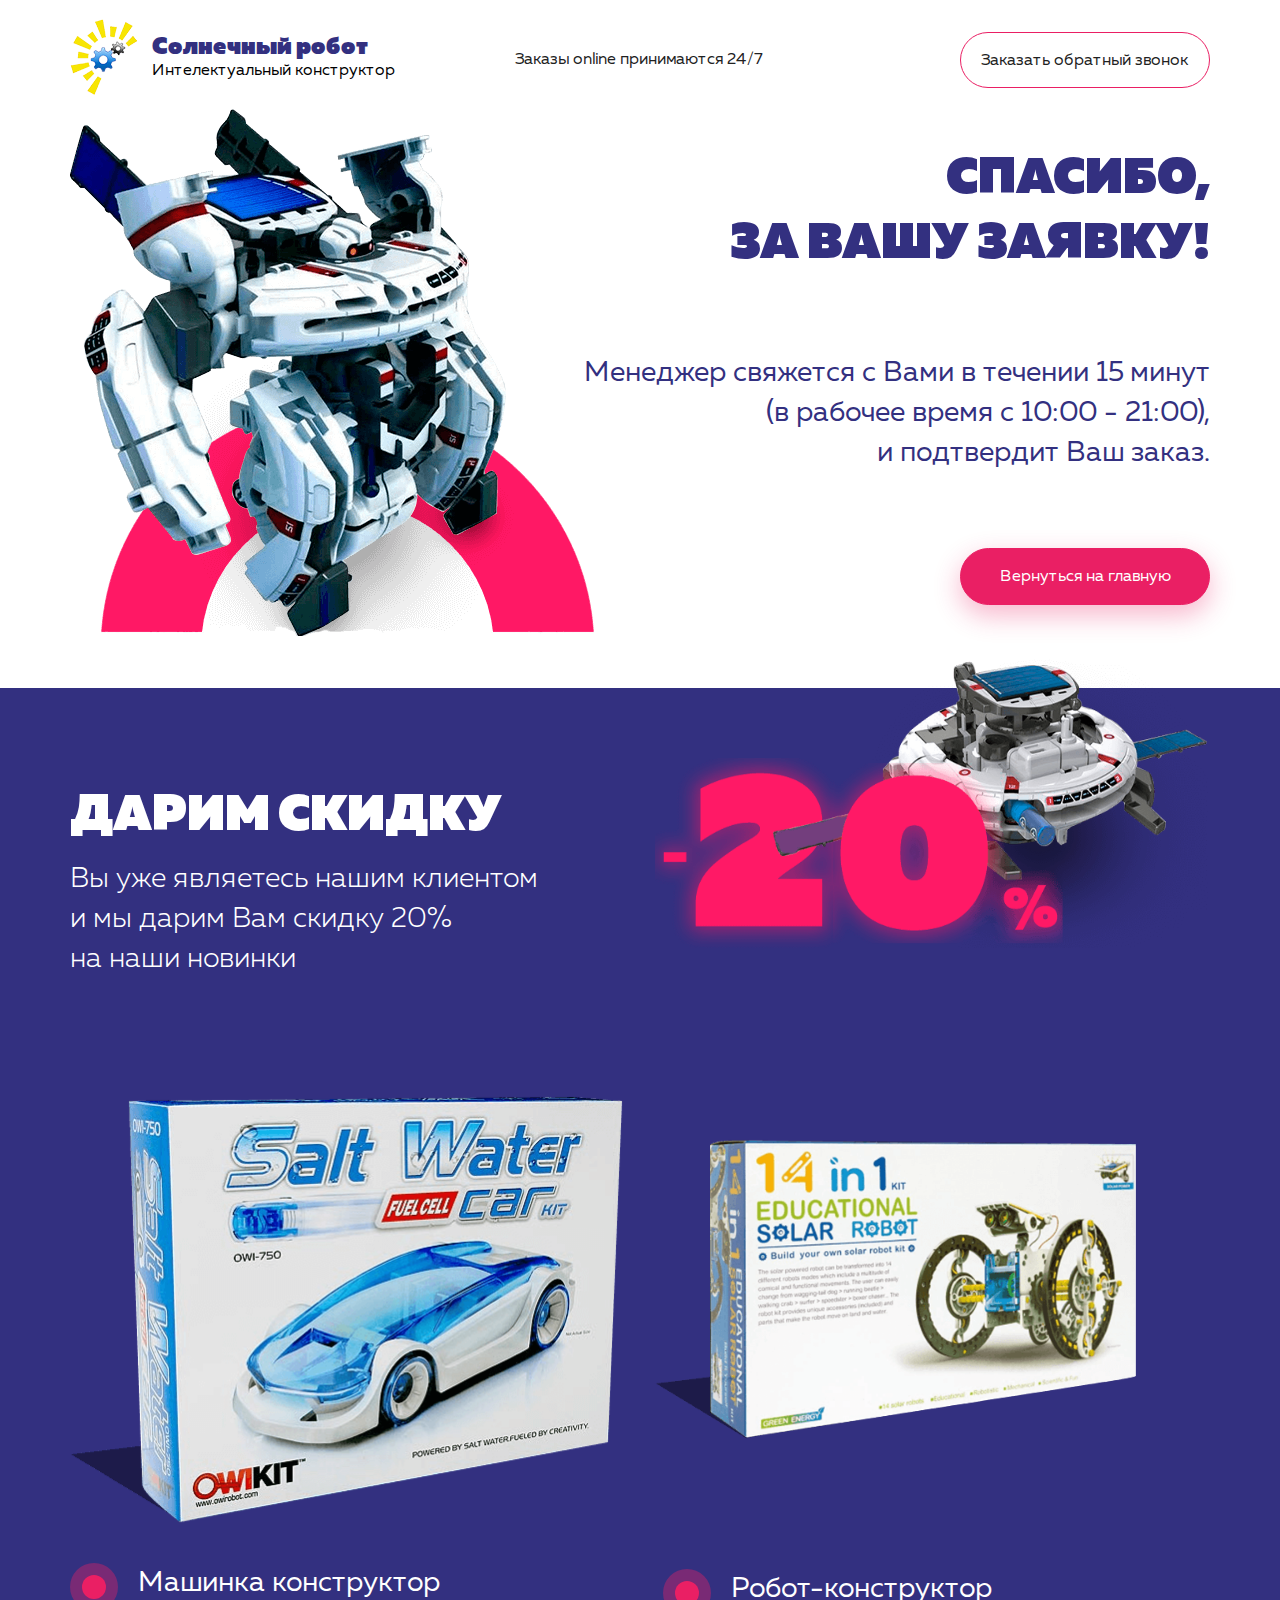
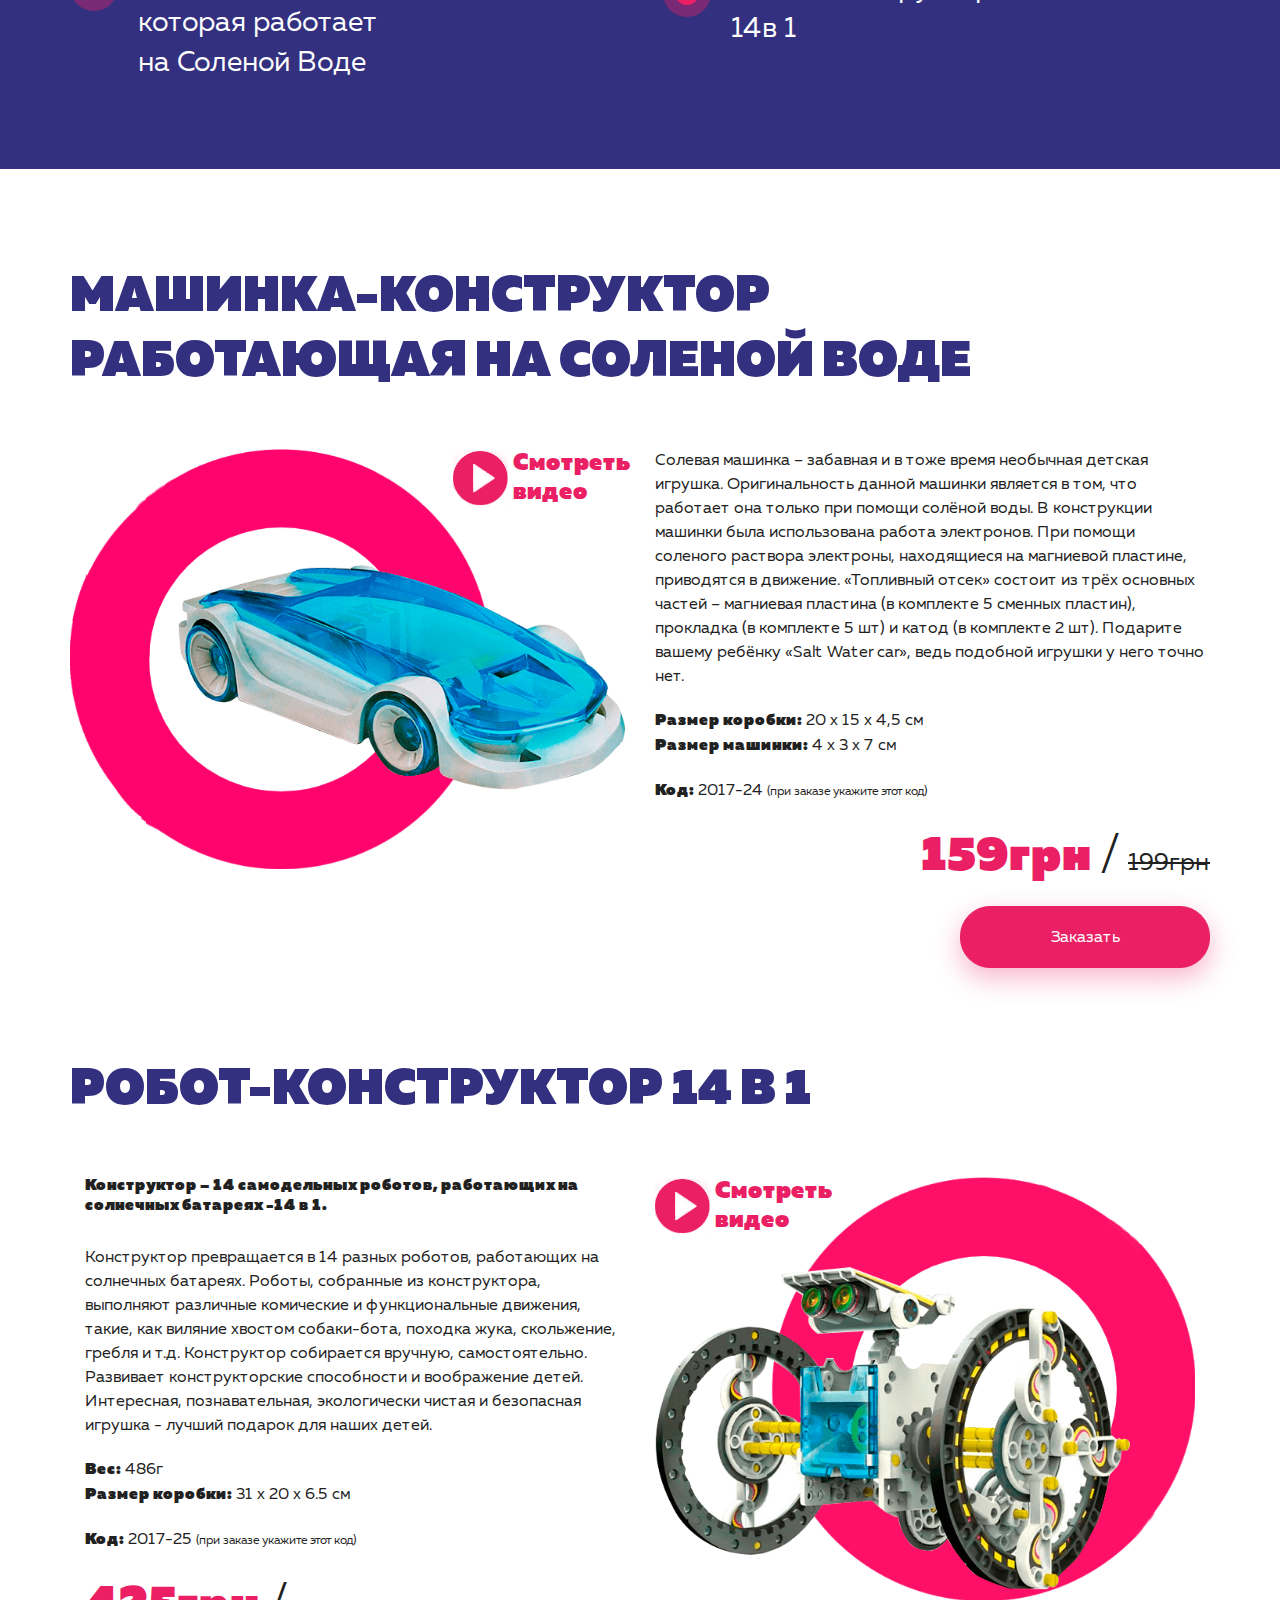
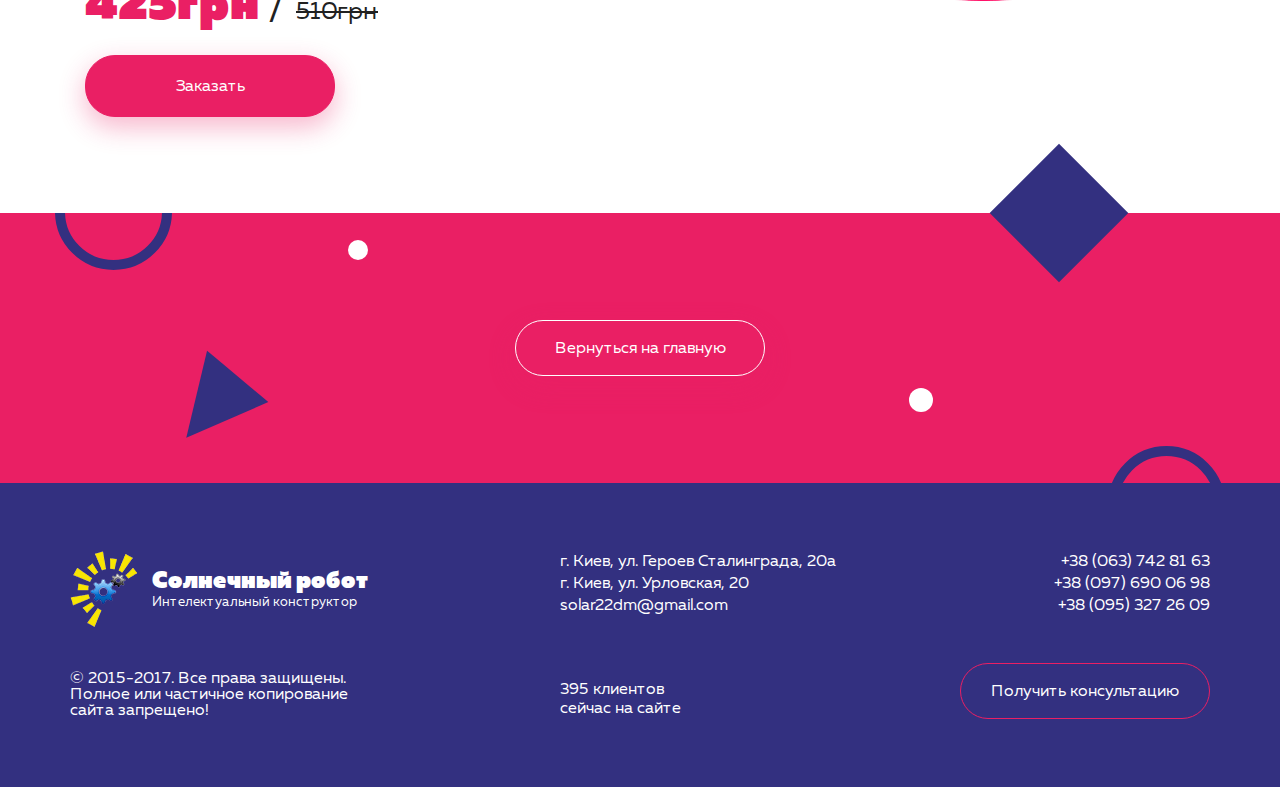
<file: thanks.html>
<!DOCTYPE html>
<html lang="ru">
<head>
	<meta charset="utf-8">
	<meta name="viewport" content="width=device-width, initial-scale=1.0">
	<title>Sunny robot</title>
	<link media="all" rel="stylesheet" href="css/main.css">
</head>
<body>
	<div class="wrapper thanks-page">
		<header>
			<div class="container">
				<div class="logo-box col">
					<a href="#" class="logo">
						<img src="images/logo.png" alt="солнечный робот">
						<div>
							<span>Солнечный робот</span>
							<span>Интелектуальный конструктор</span>
						</div>
					</a>
				</div>
				<div class="order col">Заказы online принимаются 24/7</div>
				<div class="col">	
					<button type="button" class="btn open-btn4">Заказать обратный звонок</button>
				</div>
			</div>
		</header>
		<main>
			<section class="thanks-holder-block">
				<div class="container">
					<div class="col-img">
						<img src="images/thanks-img/thanks-holder-robot.png" alt="robot">
					</div>
					<div class="col-text">
						<h2>Спасибо,<br>за Вашу заявку!</h2>
						<div class="title">Менеджер свяжется с Вами в течении 15 минут
							<div>(в рабочее время с 10:00 - 21:00),</div>
							<div>и подтвердит Ваш заказ.</div>
						</div>
						<a href="index.html" class="btn">Вернуться на главную
						</a>
					</div>
				</div>
			</section>
			<section class="give-discount">
				<div class="container">
					<div class="box-discount">
						<div class="col">
							<div class="give-discount-top">
								<h2>Дарим скидку</h2>
								<div class="title">Вы уже являетесь нашим клиентом
									<div>и мы дарим Вам скидку 20%</div>
									<div>на наши новинки</div>
								</div>
							</div>
							<div class="give-discount-middle">
								<img src="images/thanks-img/car.png" alt="robot">
							</div>
							<div class="give-discount-bottom">
								<div class="decor"></div>
								<div class="title">Машинка конструктор
									<div>которая работает</div>
									<div>на Соленой Воде</div>
								</div>
							</div>
						</div>
						<div class="col col-discount">
							<div class="give-discount-top">
								<img src="images/thanks-img/procents.png" alt="robot">
							</div>
							<div class="give-discount-middle">
								<img src="images/thanks-img/14-in-1.png" alt="robot-constructor">
							</div>
							<div class="give-discount-bottom">
								<div class="decor"></div>
								<div class="title">Робот-конструктор 
									<div>14в 1</div>
								</div>
							</div>
						</div>
					</div>
				</div>
			</section>
			<section class="cars-consctructors">
				<div class="container">
					<h2>Машинка-конструктор работающая на Соленой Воде</h2>
					<div class="top-cars-constructors">
						<div class="left-col">
							<div class="row">
								<img src="images/thanks-img/car-youtube.png" alt="car-consctructor">
								<button type="button" class="look-youtube open-btn8">
									<img src="images/play-button.png" style="width: 55px" alt="youtube">
									<span>Смотреть видео</span>
								</button>
							</div>
						</div>
						<div class="right-col col">
							<p>Солевая машинка – забавная и в тоже время необычная 
							детская игрушка. Оригинальность данной машинки является 
							в том, что работает она только при помощи солёной воды. 
							В конструкции машинки была использована работа электронов. 
							При помощи соленого раствора электроны, находящиеся 
							на магниевой пластине, приводятся в движение. 
							«Топливный отсек» состоит из трёх основных частей – 
							магниевая пластина (в комплекте 5 сменных пластин), 
							прокладка (в комплекте 5 шт) и катод (в комплекте 2 шт). 
							Подарите вашему ребёнку «Salt Water car», ведь подобной 
							игрушки у него точно нет.</p>
							<div><b>Размер коробки:</b> 20 х 15 х 4,5 см</div>
							<div><b>Размер машинки:</b> 4 x 3 x 7 см</div>
							<div><b>Код:</b> 2017-24 <span>(при заказе укажите этот код)</span></div>
							<div class="block-price">
								<div class="price">159грн <span>/</span> <span>199грн</span></div>
								<button type="button" class="btn open-btn">Заказать</button>
							</div>
						</div>
					</div>
					<h2>Робот-конструктор 14 в 1</h2>
					<div class="bottom-cars-constructors">
						<div class="left-col col">
							<h6>Конструктор – 14 самодельных роботов, работающих на солнечных батареях -14 в 1.</h6>
							<p>Конструктор превращается в 14 разных роботов, работающих на солнечных батареях. Роботы, собранные 
							из конструктора, выполняют различные комические 
							и функциональные движения, такие, как виляние хвостом 
							собаки-бота, походка жука, скольжение, гребля и т.д.
							Конструктор собирается вручную, самостоятельно. 
							Развивает конструкторские способности и воображение детей.
							Интересная, познавательная, экологически чистая 
							и безопасная игрушка - лучший подарок для наших детей.</p>
							<div><b>Вес:</b> 486г</div>
							<div><b>Размер коробки:</b> 31 x 20 x 6.5 см</div>
							<div><b>Код:</b> 2017-25 <span>(при заказе укажите этот код)</span></div>
							<div class="block-price">
								<div class="price">425грн <span>/</span> <span>510грн</span></div>
								<button type="button" class="btn open-btn">Заказать</button>
							</div>
						</div>
						<div class="right-col">
							<div class="row">
								<img src="images/thanks-img/14-in-1-youtube.png" alt="robot-constructor">
								<button type="button" class="look-youtube open-btn9">
									<img src="images/play-button.png" style="width: 55px" alt="youtube">
									<span>Смотреть видео</span>
								</button>
							</div>
						</div>
					</div>
					<div class="romb"></div>
				</div>
			</section>
			<section class="bg-pink">
				<div class="container">
					<a href="index.html" class="btn">
					Вернуться на главную
					</a>
					<div class="delta"></div>
				</div>
			</section>
		</main>
		<footer>
			<div class="container">
				<div class="col">
					<div class="logo-box">
						<a href="#" class="logo">
							<img src="images/logo.png" alt="солнечный робот">
							<div>
								<span>Солнечный робот</span>
								<span>Интелектуальный конструктор</span>
							</div>
						</a>
					</div>
					<p class="copy">&copy; 2015-2017. Все права защищены. Полное или частичное копирование сайта запрещено!</p>
				</div>
				<div class="col middle">
					<ul class="footer-list">
						<li>г. Киев, ул. Героев Сталинграда, 20а</li>
						<li>г. Киев, ул. Урловская, 20</li>
						<li><a href="mailto:solar22dm@gmail.com">solar22dm@gmail.com</a></li>
					</ul>
					<span class="clients">395 клиентов сейчас на сайте</span>
				</div>
				<div class="col right">
					<ul class="footer-list phone">
						<li><a href="tel:+380637428163">+38 (063) 742 81 63</a></li>
						<li><a href="tel:+380976900698">+38 (097) 690 06 98</a></li>
						<li><a href="tel:+380953272609">+38 (095) 327 26 09</a></li>
					</ul>
					<div>
						<button type="button" class="btn">Получить консультацию</button>
					</div>
				</div>
			</div>
		</footer>
		<div class="popup">
			<div class="popup-container">
				<div class="left-col col">
					<h3>Закажи прямо сейчас и получи часы в подарок!</h3>
					<div class="box">
						<img src="images/popup-order-call.png" alt="robot">
					</div>
				</div>
				<div class="right-col col">
					<form>
						<div class="row">
							<input type="text" placeholder="Имя">
						</div>
						<div class="row">
							<input type="tel" placeholder="Телефон">
						</div>
						<div class="row">
							<input type="tel" placeholder="Количество">
						</div>
						<div class="row">
							<input type="submit" class="btn" value="Заказать робота">
						</div>
					</form>
				</div>
				<button type="button" class="close-btn">&times;</button>
			</div>
		</div>
		<div class="popup8">
			<div class="popup-container">
				<iframe width="100%" height="300" src="https://www.youtube.com/embed/Tnb80XAqzgY?rel=0&amp;showinfo=0" frameborder="0" allow="encrypted-media" allowfullscreen></iframe>
				<button type="button" class="close-btn">&times;</button>
			</div>
		</div>
		<div class="popup9">
			<div class="popup-container">
				<iframe width="100%" height="300" src="https://www.youtube.com/embed/qgVvlbqjxIc?rel=0&amp;showinfo=0" frameborder="0" allow="encrypted-media" allowfullscreen></iframe>
				<button type="button" class="close-btn">&times;</button>
			</div>
		</div>
	</div>
	<script src="https://ajax.googleapis.com/ajax/libs/jquery/2.2.0/jquery.min.js"></script>
	<script src="js/main.js"></script>
</body>
</html>
</file>
<file: css/main.css>
@import url("https://fonts.googleapis.com/css?family=Raleway:700,800|Roboto:300i,400,700");
/*! normalize.css v3.0.3 | MIT License | github.com/necolas/normalize.css */
/**
 * 1. Set default font family to sans-serif.
 * 2. Prevent iOS and IE text size adjust after device orientation change,
 *    without disabling user zoom.
 */
html {
  font-family: sans-serif;
  /* 1 */
  -ms-text-size-adjust: 100%;
  /* 2 */
  -webkit-text-size-adjust: 100%;
  /* 2 */ }

/**
 * Remove default margin.
 */
body {
  margin: 0; }

/* HTML5 display definitions
   ========================================================================== */
/**
 * Correct `block` display not defined for any HTML5 element in IE 8/9.
 * Correct `block` display not defined for `details` or `summary` in IE 10/11
 * and Firefox.
 * Correct `block` display not defined for `main` in IE 11.
 */
article,
aside,
details,
figcaption,
figure,
footer,
header,
hgroup,
main,
menu,
nav,
section,
summary {
  display: block; }

/**
 * 1. Correct `inline-block` display not defined in IE 8/9.
 * 2. Normalize vertical alignment of `progress` in Chrome, Firefox, and Opera.
 */
audio,
canvas,
progress,
video {
  display: inline-block;
  /* 1 */
  vertical-align: baseline;
  /* 2 */ }

/**
 * Prevent modern browsers from displaying `audio` without controls.
 * Remove excess height in iOS 5 devices.
 */
audio:not([controls]) {
  display: none;
  height: 0; }

/**
 * Address `[hidden]` styling not present in IE 8/9/10.
 * Hide the `template` element in IE 8/9/10/11, Safari, and Firefox < 22.
 */
[hidden],
template {
  display: none; }

/* Links
   ========================================================================== */
/**
 * Remove the gray background color from active links in IE 10.
 */
a {
  background-color: transparent; }

/**
 * Improve readability of focused elements when they are also in an
 * active/hover state.
 */
a:active,
a:hover {
  outline: 0; }

/* Text-level semantics
   ========================================================================== */
/**
 * Address styling not present in IE 8/9/10/11, Safari, and Chrome.
 */
abbr[title] {
  border-bottom: 1px dotted; }

/**
 * Address style set to `bolder` in Firefox 4+, Safari, and Chrome.
 */
b,
strong {
  font-weight: bold; }

/**
 * Address styling not present in Safari and Chrome.
 */
dfn {
  font-style: italic; }

/**
 * Address variable `h1` font-size and margin within `section` and `article`
 * contexts in Firefox 4+, Safari, and Chrome.
 */
h1 {
  font-size: 2em;
  margin: 0.67em 0; }

/**
 * Address styling not present in IE 8/9.
 */
mark {
  background: #ff0;
  color: #000; }

/**
 * Address inconsistent and variable font size in all browsers.
 */
small {
  font-size: 80%; }

/**
 * Prevent `sub` and `sup` affecting `line-height` in all browsers.
 */
sub,
sup {
  font-size: 75%;
  line-height: 0;
  position: relative;
  vertical-align: baseline; }

sup {
  top: -0.5em; }

sub {
  bottom: -0.25em; }

/* Embedded content
   ========================================================================== */
/**
 * Remove border when inside `a` element in IE 8/9/10.
 */
img {
  border: 0; }

/**
 * Correct overflow not hidden in IE 9/10/11.
 */
svg:not(:root) {
  overflow: hidden; }

/* Grouping content
   ========================================================================== */
/**
 * Address margin not present in IE 8/9 and Safari.
 */
figure {
  margin: 1em 40px; }

/**
 * Address differences between Firefox and other browsers.
 */
hr {
  -webkit-box-sizing: content-box;
  box-sizing: content-box;
  height: 0; }

/**
 * Contain overflow in all browsers.
 */
pre {
  overflow: auto; }

/**
 * Address odd `em`-unit font size rendering in all browsers.
 */
code,
kbd,
pre,
samp {
  font-family: monospace, monospace;
  font-size: 1em; }

/* Forms
   ========================================================================== */
/**
 * Known limitation: by default, Chrome and Safari on OS X allow very limited
 * styling of `select`, unless a `border` property is set.
 */
/**
 * 1. Correct color not being inherited.
 *    Known issue: affects color of disabled elements.
 * 2. Correct font properties not being inherited.
 * 3. Address margins set differently in Firefox 4+, Safari, and Chrome.
 */
button,
input,
optgroup,
select,
textarea {
  color: inherit;
  /* 1 */
  font: inherit;
  /* 2 */
  margin: 0;
  /* 3 */ }

/**
 * Address `overflow` set to `hidden` in IE 8/9/10/11.
 */
button {
  overflow: visible; }

/**
 * Address inconsistent `text-transform` inheritance for `button` and `select`.
 * All other form control elements do not inherit `text-transform` values.
 * Correct `button` style inheritance in Firefox, IE 8/9/10/11, and Opera.
 * Correct `select` style inheritance in Firefox.
 */
button,
select {
  text-transform: none; }

/**
 * 1. Avoid the WebKit bug in Android 4.0.* where (2) destroys native `audio`
 *    and `video` controls.
 * 2. Correct inability to style clickable `input` types in iOS.
 * 3. Improve usability and consistency of cursor style between image-type
 *    `input` and others.
 */
button,
html input[type="button"],
input[type="reset"],
input[type="submit"] {
  -webkit-appearance: button;
  /* 2 */
  cursor: pointer;
  /* 3 */ }

/**
 * Re-set default cursor for disabled elements.
 */
button[disabled],
html input[disabled] {
  cursor: default; }

/**
 * Remove inner padding and border in Firefox 4+.
 */
button::-moz-focus-inner,
input::-moz-focus-inner {
  border: 0;
  padding: 0; }

/**
 * Address Firefox 4+ setting `line-height` on `input` using `!important` in
 * the UA stylesheet.
 */
input {
  line-height: normal; }

/**
 * It's recommended that you don't attempt to style these elements.
 * Firefox's implementation doesn't respect box-sizing, padding, or width.
 *
 * 1. Address box sizing set to `content-box` in IE 8/9/10.
 * 2. Remove excess padding in IE 8/9/10.
 */
input[type="checkbox"],
input[type="radio"] {
  -webkit-box-sizing: border-box;
  box-sizing: border-box;
  /* 1 */
  padding: 0;
  /* 2 */ }

/**
 * Fix the cursor style for Chrome's increment/decrement buttons. For certain
 * `font-size` values of the `input`, it causes the cursor style of the
 * decrement button to change from `default` to `text`.
 */
input[type="number"]::-webkit-inner-spin-button,
input[type="number"]::-webkit-outer-spin-button {
  height: auto; }

/**
 * 1. Address `appearance` set to `searchfield` in Safari and Chrome.
 * 2. Address `box-sizing` set to `border-box` in Safari and Chrome.
 */
input[type="search"] {
  -webkit-appearance: textfield;
  /* 1 */
  -webkit-box-sizing: content-box;
  box-sizing: content-box;
  /* 2 */ }

/**
 * Remove inner padding and search cancel button in Safari and Chrome on OS X.
 * Safari (but not Chrome) clips the cancel button when the search input has
 * padding (and `textfield` appearance).
 */
input[type="search"]::-webkit-search-cancel-button,
input[type="search"]::-webkit-search-decoration {
  -webkit-appearance: none; }

/**
 * Define consistent border, margin, and padding.
 */
fieldset {
  border: 1px solid #c0c0c0;
  margin: 0 2px;
  padding: 0.35em 0.625em 0.75em; }

/**
 * 1. Correct `color` not being inherited in IE 8/9/10/11.
 * 2. Remove padding so people aren't caught out if they zero out fieldsets.
 */
legend {
  border: 0;
  /* 1 */
  padding: 0;
  /* 2 */ }

/**
 * Remove default vertical scrollbar in IE 8/9/10/11.
 */
textarea {
  overflow: auto; }

/**
 * Don't inherit the `font-weight` (applied by a rule above).
 * NOTE: the default cannot safely be changed in Chrome and Safari on OS X.
 */
optgroup {
  font-weight: bold; }

/* Tables
   ========================================================================== */
/**
 * Remove most spacing between table cells.
 */
table {
  border-collapse: collapse;
  border-spacing: 0; }

td,
th {
  padding: 0; }

@font-face {
  font-family: 'Muller';
  src: url("../fonts/muller-regular/MullerRegular.woff") format("woff"), url("../fonts/muller-regular/MullerRegular.ttf") format("truetype");
  font-weight: normal;
  font-style: normal; }

@font-face {
  font-family: 'Muller';
  src: url("../fonts/muller-heavy/MullerHeavy.woff") format("woff"), url("../fonts/muller-heavy/MullerHeavy.ttf") format("truetype");
  font-weight: 900;
  font-style: normal; }

@font-face {
  font-family: 'Muller';
  src: url("../fonts/muller-light/MullerLight.woff") format("woff"), url("../fonts/muller-light/MullerLight.ttf") format("truetype");
  font-weight: 300;
  font-style: normal; }

.option-robot .list, section.user-block .gadgets, section.user-block .list, .reviews .star, .reviews .right-col .wrap-price-list ul, .pink-bg .catalog, footer .footer-list, .characteristic, .popup3 .star, .popup4 .popup-phone {
  margin: 0;
  padding: 0;
  list-style: none; }

.clearfix:after {
  content: '';
  display: block;
  clear: both; }

.ellipsis {
  white-space: nowrap;
  /* 1 */
  -o-text-overflow: ellipsis;
  text-overflow: ellipsis;
  /* 2 */
  overflow: hidden; }

html {
  -webkit-box-sizing: border-box;
  box-sizing: border-box; }

*, *:before, *:after {
  -webkit-box-sizing: inherit;
  box-sizing: inherit; }

body {
  color: #212121;
  background: #fff;
  font: 16px/1.2 "Muller", "Helvetica", sans-serif;
  min-width: 320px;
  -webkit-font-smoothing: antialiased;
  -moz-osx-font-smoothing: grayscale; }

img {
  max-width: 100%;
  height: auto; }

.gm-style img {
  max-width: none; }

h1, .h1,
h2, .h2,
h3, .h3,
h4, .h4,
h5, .h5,
h6, .h6,
.h {
  font-family: inherit;
  font-weight: bold;
  margin: 0;
  color: inherit; }

h1, .h1 {
  font-size: 72px; }

h2, .h2 {
  font-size: 50px;
  line-height: 65px;
  font-weight: 900;
  text-transform: uppercase;
  color: #333080; }

h3, .h3 {
  font-size: 30px; }

h4, .h4 {
  font-size: 24px; }

h5, .h5 {
  font-size: 17px; }

h6, .h6 {
  font-size: 16px; }

p {
  margin: 0 0 1em;
  line-height: 30px; }

a {
  color: #000;
  text-decoration: none; }
  a:hover, a:focus {
    color: #ea1f64; }

button {
  outline: none !important; }

form,
fieldset {
  margin: 0;
  padding: 0;
  border-style: none; }

input[type='text'],
input[type='tel'],
input[type='email'],
input[type='search'],
input[type='password'] {
  border: none !important;
  border-bottom: 1px solid #333080 !important;
  border-top: 1px solid transparent !important; }
  input[type='text']:focus,
  input[type='tel']:focus,
  input[type='email']:focus,
  input[type='search']:focus,
  input[type='password']:focus {
    border: 1px solid #ea1f64 !important; }

input[type='text'],
input[type='tel'],
input[type='email'],
input[type='search'],
input[type='password'],
textarea {
  -webkit-appearance: none;
  -webkit-border-radius: 0;
  -webkit-box-sizing: border-box;
  box-sizing: border-box;
  border: 1px solid #999;
  padding: 0.4em 0.7em;
  outline: none; }
  input[type='text']::-webkit-input-placeholder,
  input[type='tel']::-webkit-input-placeholder,
  input[type='email']::-webkit-input-placeholder,
  input[type='search']::-webkit-input-placeholder,
  input[type='password']::-webkit-input-placeholder,
  textarea::-webkit-input-placeholder {
    color: #999; }
  input[type='text']::-moz-placeholder,
  input[type='tel']::-moz-placeholder,
  input[type='email']::-moz-placeholder,
  input[type='search']::-moz-placeholder,
  input[type='password']::-moz-placeholder,
  textarea::-moz-placeholder {
    opacity: 1;
    color: #999; }
  input[type='text']:-moz-placeholder,
  input[type='tel']:-moz-placeholder,
  input[type='email']:-moz-placeholder,
  input[type='search']:-moz-placeholder,
  input[type='password']:-moz-placeholder,
  textarea:-moz-placeholder {
    color: #999; }
  input[type='text']:-ms-input-placeholder,
  input[type='tel']:-ms-input-placeholder,
  input[type='email']:-ms-input-placeholder,
  input[type='search']:-ms-input-placeholder,
  input[type='password']:-ms-input-placeholder,
  textarea:-ms-input-placeholder {
    color: #999; }
  input[type='text'].placeholder,
  input[type='tel'].placeholder,
  input[type='email'].placeholder,
  input[type='search'].placeholder,
  input[type='password'].placeholder,
  textarea.placeholder {
    color: #999; }

select {
  -webkit-border-radius: 0; }

textarea {
  resize: none;
  vertical-align: top;
  border-right: none;
  border-left: none;
  border-top: none;
  border-bottom: 1px solid #333080; }

button,
input[type='button'],
input[type='reset'],
input[type='file'],
input[type='submit'] {
  -webkit-appearance: none;
  -webkit-border-radius: 0;
  cursor: pointer; }

::-webkit-input-placeholder {
  color: #212121 !important; }

::-moz-placeholder {
  color: #212121 !important; }

:-moz-placeholder {
  color: #212121 !important; }

:-ms-input-placeholder {
  color: #212121 !important; }

:focus::-webkit-input-placeholder {
  color: transparent !important; }

:focus::-moz-placeholder {
  color: transparent !important; }

:focus:-moz-placeholder {
  color: transparent !important; }

:focus:-ms-input-placeholder {
  color: transparent !important; }

::-webkit-scrollbar {
  width: 3px;
  height: 5px; }

::-webkit-scrollbar-track {
  -webkit-box-shadow: inset 0 0 3px rgba(0, 0, 0, 0.3); }

::-webkit-scrollbar-thumb {
  -webkit-box-shadow: inset 0 0 6px rgba(0, 0, 0, 0.8); }

.thanks-page header {
  margin-bottom: 8px; }
  @media (max-width: 638px) {
    .thanks-page header {
      margin-bottom: 30px; } }

.thanks-page .title {
  font-size: 28px;
  line-height: 40px; }
  @media (max-width: 1023px) {
    .thanks-page .title {
      font-size: 24px;
      line-height: 32px; } }
  @media (max-width: 767px) {
    .thanks-page .title {
      font-size: 20px;
      line-height: 28px; } }
  @media (max-width: 638px) {
    .thanks-page .title {
      font-size: 16px; } }

@media (max-width: 767px) {
  .thanks-page .btn {
    width: 100%; } }

@media (max-width: 638px) {
  .thanks-page .btn {
    max-width: 202px; } }

.thanks-page section {
  padding: 96px 0; }

.thanks-page .thanks-holder-block {
  padding: 0; }

.thanks-page .give-discount {
  padding: 96px 0 220px; }
  @media (max-width: 479px) {
    .thanks-page .give-discount {
      padding-bottom: 60px; } }

.thanks-page .bg-pink {
  overflow: hidden;
  padding: 0;
  background-color: #ea1f64; }
  .thanks-page .bg-pink a {
    text-align: center; }
    .thanks-page .bg-pink a:after {
      width: 20px;
      height: 20px;
      left: 25%;
      top: 10%; }
      @media (max-width: 638px) {
        .thanks-page .bg-pink a:after {
          left: 37%; } }
    .thanks-page .bg-pink a:before {
      width: 24px;
      height: 24px;
      right: 25%;
      top: 65%; }
    .thanks-page .bg-pink a:before, .thanks-page .bg-pink a:after {
      content: "";
      position: absolute;
      background-color: #fff;
      border-radius: 50%; }
  .thanks-page .bg-pink .btn {
    border: 1px solid #fff; }
  .thanks-page .bg-pink .container {
    position: relative;
    display: -webkit-box;
    display: -ms-flexbox;
    display: flex;
    -webkit-box-pack: center;
    -ms-flex-pack: center;
    justify-content: center;
    -webkit-box-align: center;
    -ms-flex-align: center;
    align-items: center;
    height: 270px; }
    .thanks-page .bg-pink .container:after, .thanks-page .bg-pink .container:before {
      content: "";
      width: 117px;
      height: 117px;
      position: absolute;
      border: 10px solid #333080;
      border-radius: 50%; }
      @media (max-width: 479px) {
        .thanks-page .bg-pink .container:after, .thanks-page .bg-pink .container:before {
          width: 80px;
          height: 80px; } }
    .thanks-page .bg-pink .container:before {
      top: -60px;
      left: 0; }
      @media (max-width: 479px) {
        .thanks-page .bg-pink .container:before {
          top: -50px; } }
    .thanks-page .bg-pink .container:after {
      right: 0;
      bottom: -80px; }
      @media (max-width: 479px) {
        .thanks-page .bg-pink .container:after {
          bottom: -44px; } }

.thanks-page .romb {
  position: absolute;
  bottom: -145px;
  right: 10%;
  width: 98px;
  height: 98px;
  -webkit-transform: rotate(45deg);
  -ms-transform: rotate(45deg);
  transform: rotate(45deg);
  background-color: #333080; }
  @media (max-width: 638px) {
    .thanks-page .romb {
      width: 70px;
      height: 70px;
      bottom: -131px; } }

.thanks-page .delta {
  position: absolute;
  left: 10%;
  top: 57%;
  border-left: 40px solid transparent;
  border-right: 40px solid transparent;
  border-top: 80px solid #333080;
  display: block;
  width: 0;
  height: 0;
  -webkit-transform: rotate(40deg);
  -ms-transform: rotate(40deg);
  transform: rotate(40deg); }
  @media (max-width: 638px) {
    .thanks-page .delta {
      border-left: 25px solid transparent;
      border-right: 25px solid transparent;
      border-top: 50px solid #333080; } }
  @media (max-width: 479px) {
    .thanks-page .delta {
      top: 72%; } }

.thanks-holder-block {
  margin-bottom: 46px; }
  .thanks-holder-block .container {
    position: relative; }
    @media (max-width: 479px) {
      .thanks-holder-block .container {
        display: -webkit-box;
        display: -ms-flexbox;
        display: flex;
        -webkit-box-orient: vertical;
        -webkit-box-direction: normal;
        -ms-flex-direction: column;
        flex-direction: column; } }
  @media (max-width: 1023px) {
    .thanks-holder-block .col-img {
      width: 50%; } }
  @media (max-width: 479px) {
    .thanks-holder-block .col-img {
      width: 85%;
      margin: 0 auto 10px; } }
  .thanks-holder-block .btn {
    max-width: 250px;
    text-align: center;
    margin-left: auto; }
    @media (max-width: 638px) {
      .thanks-holder-block .btn {
        max-width: 202px; } }
    @media (max-width: 479px) {
      .thanks-holder-block .btn {
        margin: 0 auto; } }
  .thanks-holder-block .col-text {
    position: absolute;
    top: 0;
    right: 15px;
    text-align: right;
    width: 55%;
    display: -webkit-box;
    display: -ms-flexbox;
    display: flex;
    -webkit-box-orient: vertical;
    -webkit-box-direction: normal;
    -ms-flex-direction: column;
    flex-direction: column;
    height: 100%;
    -ms-flex-pack: distribute;
    justify-content: space-around; }
    @media (max-width: 479px) {
      .thanks-holder-block .col-text {
        width: 100%;
        text-align: center;
        position: static;
        margin-bottom: 40px; } }
    .thanks-holder-block .col-text .title {
      color: #333080; }
      @media (max-width: 479px) {
        .thanks-holder-block .col-text .title {
          margin-bottom: 10px; } }

.give-discount {
  background-color: #333080;
  color: #fff; }
  .give-discount .container {
    position: relative; }
  .give-discount .box-discount {
    display: -webkit-box;
    display: -ms-flexbox;
    display: flex;
    margin: 0 -15px; }
    @media (max-width: 479px) {
      .give-discount .box-discount {
        -ms-flex-wrap: wrap;
        flex-wrap: wrap; } }
  .give-discount h2 {
    color: #fff;
    margin-bottom: 10px; }
  .give-discount .col {
    width: 50%;
    padding: 0 15px; }
    @media (max-width: 479px) {
      .give-discount .col {
        width: 100%; } }

.give-discount-top .title {
  font-weight: 300; }

.give-discount-middle {
  margin-top: 90px;
  max-height: 480px;
  height: 100%;
  display: -webkit-box;
  display: -ms-flexbox;
  display: flex;
  -webkit-box-orient: vertical;
  -webkit-box-direction: normal;
  -ms-flex-direction: column;
  flex-direction: column;
  -webkit-box-pack: center;
  -ms-flex-pack: center;
  justify-content: center; }
  @media (max-width: 1023px) {
    .give-discount-middle {
      margin-top: 30px;
      height: 350px; } }
  @media (max-width: 767px) {
    .give-discount-middle {
      height: 280px; } }
  @media (max-width: 638px) {
    .give-discount-middle {
      height: 210px; } }
  @media (max-width: 479px) {
    .give-discount-middle {
      height: inherit; } }

.give-discount-bottom {
  position: absolute;
  bottom: -134px;
  left: 15px;
  display: -webkit-box;
  display: -ms-flexbox;
  display: flex; }
  @media (max-width: 479px) {
    .give-discount-bottom {
      position: static;
      margin-top: 30px; } }
  .give-discount-bottom .title {
    font-weight: 400; }
  .give-discount-bottom .decor {
    width: 48px;
    height: 48px;
    background-color: #792a75;
    border-radius: 50%;
    margin-right: 20px;
    display: -webkit-box;
    display: -ms-flexbox;
    display: flex;
    -webkit-box-align: center;
    -ms-flex-align: center;
    align-items: center;
    -webkit-box-pack: center;
    -ms-flex-pack: center;
    justify-content: center; }
    @media (max-width: 638px) {
      .give-discount-bottom .decor {
        width: 40px;
        height: 40px;
        margin-right: 8px; } }
    .give-discount-bottom .decor:before {
      content: "";
      width: 24px;
      height: 24px;
      background-color: #ea1f64;
      display: inline-block;
      border-radius: 50%; }
      @media (max-width: 638px) {
        .give-discount-bottom .decor:before {
          width: 20px;
          height: 20px; } }

.col-discount .give-discount-top {
  margin-top: -126px; }
  @media (max-width: 638px) {
    .col-discount .give-discount-top {
      margin-top: -112px; } }
  @media (max-width: 479px) {
    .col-discount .give-discount-top {
      margin: 0;
      position: absolute;
      top: -142px;
      right: -15px;
      width: 240px; } }

.col-discount .give-discount-bottom {
  left: 52%;
  bottom: -100px; }
  @media (max-width: 638px) {
    .col-discount .give-discount-bottom {
      bottom: -107px; } }

@media (max-width: 479px) {
  .thanks-page .cars-consctructors {
    padding-top: 60px; } }

@media (max-width: 1023px) {
  .cars-consctructors {
    font-size: 14px; } }

@media (max-width: 638px) {
  .cars-consctructors {
    font-size: 16px; } }

.cars-consctructors .container {
  position: relative; }

.cars-consctructors h2 {
  max-width: 985px;
  margin-bottom: 54px; }

.cars-consctructors .left-col {
  width: 50%;
  padding: 0 15px; }
  @media (max-width: 638px) {
    .cars-consctructors .left-col {
      width: 100%; } }

.cars-consctructors .right-col {
  width: 50%;
  padding: 0 15px; }
  @media (max-width: 638px) {
    .cars-consctructors .right-col {
      width: 100%; } }
  .cars-consctructors .right-col .block-price {
    text-align: right; }
    @media (max-width: 638px) {
      .cars-consctructors .right-col .block-price {
        text-align: center; } }

@media (max-width: 638px) {
  .cars-consctructors .block-price {
    text-align: center; } }

.cars-consctructors .col p {
  line-height: 24px;
  margin-bottom: 20px; }
  .cars-consctructors .col p ~ div {
    line-height: 25px; }
  .cars-consctructors .col p + div + div + div {
    margin-top: 20px; }
    .cars-consctructors .col p + div + div + div span {
      font-size: 12px; }

.cars-consctructors .price {
  margin: 40px 0 30px; }

.cars-consctructors .look-youtube {
  border: 0;
  background-color: transparent;
  display: -webkit-box;
  display: -ms-flexbox;
  display: flex;
  -webkit-box-align: center;
  -ms-flex-align: center;
  align-items: center;
  position: absolute;
  top: 0;
  padding: 0; }
  .cars-consctructors .look-youtube img {
    display: block;
    margin-right: 5px; }
    @media (max-width: 767px) {
      .cars-consctructors .look-youtube img {
        width: 35px !important; } }
    @media (max-width: 638px) {
      .cars-consctructors .look-youtube img {
        width: 46px !important; } }
    @media (max-width: 479px) {
      .cars-consctructors .look-youtube img {
        width: 35px !important; } }
  .cars-consctructors .look-youtube span {
    font-size: 24px;
    color: #ea1f64;
    font-weight: 700;
    width: 112px;
    text-align: left; }
    @media (max-width: 1023px) {
      .cars-consctructors .look-youtube span {
        font-size: 18px; } }
    @media (max-width: 767px) {
      .cars-consctructors .look-youtube span {
        font-size: 16px; } }
    @media (max-width: 479px) {
      .cars-consctructors .look-youtube span {
        font-size: 15px; } }

.cars-consctructors .row {
  position: relative; }
  @media (max-width: 638px) {
    .cars-consctructors .row {
      width: 75%;
      margin: 0 auto 30px; } }

.top-cars-constructors {
  display: -webkit-box;
  display: -ms-flexbox;
  display: flex;
  -webkit-box-pack: justify;
  -ms-flex-pack: justify;
  justify-content: space-between;
  margin: 0 -15px 90px; }
  @media (max-width: 638px) {
    .top-cars-constructors {
      -ms-flex-wrap: wrap;
      flex-wrap: wrap;
      margin-bottom: 60px; } }
  .top-cars-constructors .look-youtube {
    right: 0; }
    @media (max-width: 1023px) {
      .top-cars-constructors .look-youtube {
        right: -50px; } }
    @media (max-width: 479px) {
      .top-cars-constructors .look-youtube {
        right: -84px; } }

.bottom-cars-constructors {
  display: -webkit-box;
  display: -ms-flexbox;
  display: flex;
  -webkit-box-pack: justify;
  -ms-flex-pack: justify;
  justify-content: space-between; }
  @media (max-width: 638px) {
    .bottom-cars-constructors {
      -ms-flex-wrap: wrap;
      flex-wrap: wrap; } }
  @media (max-width: 1023px) {
    .bottom-cars-constructors .look-youtube {
      left: -18px; } }
  @media (max-width: 479px) {
    .bottom-cars-constructors .look-youtube {
      left: -52px; } }
  .bottom-cars-constructors h6 {
    margin-bottom: 30px; }
    @media (max-width: 1023px) {
      .bottom-cars-constructors h6 {
        font-size: 14px; } }
    @media (max-width: 638px) {
      .bottom-cars-constructors h6 {
        font-size: 16px; } }
  @media (max-width: 638px) {
    .bottom-cars-constructors .left-col {
      -webkit-box-ordinal-group: 2;
      -ms-flex-order: 1;
      order: 1; } }

.popup8, .popup9 {
  position: fixed;
  z-index: 5;
  left: 0;
  top: 0;
  right: 0;
  bottom: 0;
  width: 100vw;
  height: 100vh;
  background-color: rgba(0, 0, 0, 0.7);
  display: -webkit-box;
  display: -ms-flexbox;
  display: flex;
  -webkit-box-pack: center;
  -ms-flex-pack: center;
  justify-content: center;
  -webkit-box-align: center;
  -ms-flex-align: center;
  align-items: center;
  display: none; }
  .popup8 .popup-container, .popup9 .popup-container {
    padding: 0;
    width: 80%; }
  .popup8 iframe, .popup9 iframe {
    display: block; }

.wrapper.open8 .popup8, .wrapper.open9 .popup9 {
  display: -webkit-box;
  display: -ms-flexbox;
  display: flex; }

.wrapper {
  overflow: hidden; }

.container {
  max-width: 1170px;
  margin: 0 auto;
  padding: 0 15px; }

header {
  padding-top: 19px;
  margin-bottom: 67px; }
  @media (max-width: 767px) {
    header {
      margin-bottom: 80px; } }
  @media (max-width: 479px) {
    header {
      margin-bottom: 25px; } }
  header .container {
    display: -webkit-box;
    display: -ms-flexbox;
    display: flex;
    -webkit-box-pack: justify;
    -ms-flex-pack: justify;
    justify-content: space-between;
    -webkit-box-align: center;
    -ms-flex-align: center;
    align-items: center; }
    @media (max-width: 638px) {
      header .container {
        -ms-flex-wrap: wrap;
        flex-wrap: wrap; } }
  header .order {
    text-align: center; }
    @media (max-width: 1023px) {
      header .order {
        font-size: 14px; } }
    @media (max-width: 638px) {
      header .order {
        width: 120px !important; } }
    @media (max-width: 479px) {
      header .order {
        width: 85px !important;
        text-align: left; } }
    header .order + .col {
      text-align: right; }
      @media (max-width: 638px) {
        header .order + .col {
          width: 100%;
          text-align: center; } }
      @media (max-width: 479px) {
        header .order + .col {
          margin-top: 10px; } }
    @media (max-width: 767px) {
      header .order {
        font-size: 13px; } }
  header a:hover {
    opacity: 1; }
  header .col {
    width: 33.33%; }
  header .btn {
    background-color: #fff;
    color: #212121;
    -webkit-box-shadow: none;
    box-shadow: none; }
    @media screen and (min-width: 1025px) {
      header .btn:hover {
        color: #fff;
        background-color: #ea1f64; } }
  @media (max-width: 479px) {
    header .logo-box img {
      width: 50px; } }
  @media (max-width: 638px) {
    header .logo-box {
      width: 50%; } }
  @media (max-width: 479px) {
    header .logo-box {
      width: 65%; } }

.btn {
  min-width: 250px;
  background-color: #ea1f64;
  border: 1px solid #ea1f64;
  color: #fff;
  padding: 19px 19px 16px;
  border-radius: 30px;
  -webkit-box-shadow: 0 10px 26px 1px rgba(234, 31, 100, 0.31);
  box-shadow: 0 10px 26px 1px rgba(234, 31, 100, 0.31);
  -webkit-transition: color .3s, background-color .3s, border .3s;
  -o-transition: color .3s, background-color .3s, border .3s;
  transition: color .3s, background-color .3s, border .3s; }
  @media screen and (min-width: 1025px) {
    .btn:hover {
      color: #ea1f64;
      background-color: #fff; } }
  @media (max-width: 1023px) {
    .btn {
      font-size: 15px;
      max-width: 200px;
      padding: 19px 7px 16px; } }
  @media (max-width: 767px) {
    .btn {
      min-width: inherit;
      padding: 15px 17px 12px;
      font-size: 13px;
      max-width: 220px; } }
  @media (max-width: 479px) {
    .btn {
      width: 100%;
      max-width: 100%; } }

.logo {
  display: -webkit-inline-box;
  display: -ms-inline-flexbox;
  display: inline-flex;
  -webkit-box-align: center;
  -ms-flex-align: center;
  align-items: center; }
  .logo img {
    display: block; }
  .logo:hover {
    opacity: 1; }

.logo-box div {
  padding-left: 15px; }
  @media (max-width: 767px) {
    .logo-box div {
      padding-left: 10px; } }

.logo-box div span {
  font-size: 24px;
  font-weight: 700;
  display: block;
  color: #333080; }
  @media (max-width: 1023px) {
    .logo-box div span {
      font-size: 18px; } }
  @media (max-width: 767px) {
    .logo-box div span {
      font-size: 14px; } }

.logo-box div span + span {
  font-weight: normal;
  font-size: 16px;
  color: #000; }
  @media (max-width: 1023px) {
    .logo-box div span + span {
      font-size: 11px; } }

.holder-section {
  display: -webkit-box;
  display: -ms-flexbox;
  display: flex; }
  .holder-section .box img {
    display: block; }
  .holder-section .box {
    position: absolute;
    left: 0;
    top: 0; }
    @media (max-width: 1199px) {
      .holder-section .box {
        width: 60%; } }
    @media (max-width: 767px) {
      .holder-section .box {
        width: 53%; } }
    @media (max-width: 479px) {
      .holder-section .box {
        width: 95%;
        margin: 0 auto; } }
    @media (max-width: 479px) {
      .holder-section .box {
        top: 225px; } }
  .holder-section .container {
    width: 100%;
    text-align: right;
    position: relative; }
  .holder-section .sunny-battery {
    font-size: 50px;
    color: #333080; }
    @media (max-width: 1199px) {
      .holder-section .sunny-battery {
        font-size: 46px; } }
    @media (max-width: 1023px) {
      .holder-section .sunny-battery {
        font-size: 37px; } }
    @media (max-width: 767px) {
      .holder-section .sunny-battery {
        font-size: 30px; } }
    @media (max-width: 638px) {
      .holder-section .sunny-battery {
        font-size: 26px; } }
    @media (max-width: 479px) {
      .holder-section .sunny-battery {
        max-width: 250px;
        margin: 0 auto; } }

.holder-section-top {
  margin-bottom: 20px;
  max-width: 702px;
  margin-left: auto; }
  @media (max-width: 1023px) {
    .holder-section-top {
      margin-top: -58px;
      margin-bottom: 40px; } }
  @media (max-width: 767px) {
    .holder-section-top {
      margin-bottom: 15px; } }
  @media (max-width: 479px) {
    .holder-section-top {
      margin-top: 0;
      text-align: center; } }

.holder-section-middle {
  max-width: 350px;
  margin-left: auto;
  margin-bottom: 54px; }
  @media (max-width: 1023px) {
    .holder-section-middle {
      margin-bottom: 70px; } }
  @media (max-width: 767px) {
    .holder-section-middle {
      margin-bottom: 50px; } }
  @media (max-width: 638px) {
    .holder-section-middle {
      max-width: 243px; } }
  @media (max-width: 479px) {
    .holder-section-middle {
      max-width: 100%;
      text-align: center; } }
  .holder-section-middle p {
    font-size: 30px;
    font-weight: 300;
    line-height: 36px;
    margin-bottom: 25px; }
    @media (max-width: 1023px) {
      .holder-section-middle p {
        font-size: 25px;
        margin-bottom: 40px; } }
    @media (max-width: 767px) {
      .holder-section-middle p {
        margin-bottom: 10px; } }
    @media (max-width: 638px) {
      .holder-section-middle p {
        font-size: 18px; } }
    @media (max-width: 479px) {
      .holder-section-middle p {
        width: 230px;
        margin: 0 auto 10px;
        line-height: 28px; } }
  @media (max-width: 479px) {
    .holder-section-middle .btn {
      margin-top: 74%; } }
  .holder-section-middle .price {
    margin-bottom: 25px; }
    @media (max-width: 1023px) {
      .holder-section-middle .price {
        margin-bottom: 40px; } }
    @media (max-width: 767px) {
      .holder-section-middle .price {
        margin-bottom: 15px; } }

.price {
  font-size: 48px;
  font-weight: 900;
  color: #ea1f64; }
  @media (max-width: 1023px) {
    .price {
      font-size: 38px; } }
  @media (max-width: 638px) {
    .price {
      font-size: 30px; } }
  .price span {
    font-weight: normal;
    color: #212121; }
  .price span + span {
    font-size: 24px;
    text-decoration: line-through; }
    @media (max-width: 638px) {
      .price span + span {
        font-size: 20px; } }

.holder-section-bottom {
  display: -webkit-box;
  display: -ms-flexbox;
  display: flex;
  -webkit-box-pack: end;
  -ms-flex-pack: end;
  justify-content: flex-end; }
  @media (max-width: 1023px) {
    .holder-section-bottom {
      -ms-flex-pack: distribute;
      justify-content: space-around; } }
  @media (max-width: 479px) {
    .holder-section-bottom {
      -ms-flex-wrap: wrap;
      flex-wrap: wrap;
      -webkit-box-pack: start;
      -ms-flex-pack: start;
      justify-content: flex-start; } }
  .holder-section-bottom span {
    display: block;
    text-align: left; }
  .holder-section-bottom .col {
    display: -webkit-box;
    display: -ms-flexbox;
    display: flex;
    -webkit-box-align: center;
    -ms-flex-align: center;
    align-items: center;
    margin-left: 50px; }
    @media (max-width: 1023px) {
      .holder-section-bottom .col {
        margin: 0 20px; } }
    @media (max-width: 638px) {
      .holder-section-bottom .col {
        margin: 0 6px; } }
    @media (max-width: 479px) {
      .holder-section-bottom .col {
        width: 100%;
        -webkit-box-pack: center;
        -ms-flex-pack: center;
        justify-content: center;
        margin: 0 0 30px; }
        .holder-section-bottom .col:last-child {
          margin-bottom: 0; } }
  .holder-section-bottom .text {
    margin-left: 15px; }
    @media (max-width: 767px) {
      .holder-section-bottom .text {
        font-size: 14px; } }
    @media (max-width: 638px) {
      .holder-section-bottom .text {
        font-size: 11px; } }
    @media (max-width: 479px) {
      .holder-section-bottom .text {
        width: 140px;
        font-size: 14px;
        margin-left: 0; } }
  @media (max-width: 479px) {
    .holder-section-bottom .box-svg {
      width: 140px;
      text-align: center; } }

@media (max-width: 1023px) {
  h2 {
    font-size: 37px;
    line-height: 55px; } }

@media (max-width: 767px) {
  h2 {
    font-size: 30px;
    line-height: 42px; } }

@media (max-width: 638px) {
  h2 {
    font-size: 24px;
    line-height: 32px; } }

section.prime {
  padding: 138px 0 148px; }
  @media (max-width: 1023px) {
    section.prime {
      padding: 90px 0 90px; } }
  @media (max-width: 767px) {
    section.prime {
      padding: 60px 0 60px; } }

.option-robot {
  padding-bottom: 110px; }
  @media (max-width: 479px) {
    .option-robot {
      margin-top: 120px; } }
  @media (max-width: 1023px) {
    .option-robot {
      margin-bottom: -40px; } }
  .option-robot .container {
    display: -webkit-box;
    display: -ms-flexbox;
    display: flex; }
    @media (max-width: 479px) {
      .option-robot .container {
        -ms-flex-wrap: wrap;
        flex-wrap: wrap;
        position: relative; } }
  @media (max-width: 479px) {
    .option-robot h2 {
      width: 250px;
      position: absolute;
      top: -10%; } }
  .option-robot .left-col {
    width: 60%; }
    @media (max-width: 1023px) {
      .option-robot .left-col {
        width: 70%; } }
    @media (max-width: 479px) {
      .option-robot .left-col {
        width: 100%;
        -webkit-box-ordinal-group: 2;
        -ms-flex-order: 1;
        order: 1; } }
  .option-robot .right-col {
    width: 40%;
    position: relative; }
    @media (max-width: 479px) {
      .option-robot .right-col {
        width: 100%; } }
  .option-robot .img-box {
    position: absolute;
    right: 0;
    bottom: 30px; }
    @media (max-width: 1023px) {
      .option-robot .img-box {
        bottom: 0;
        top: 40%; } }
    @media (max-width: 479px) {
      .option-robot .img-box {
        position: static; } }
  .option-robot .wrapper-cards {
    margin-top: 85px;
    display: -webkit-box;
    display: -ms-flexbox;
    display: flex;
    -webkit-box-pack: justify;
    -ms-flex-pack: justify;
    justify-content: space-between;
    -ms-flex-wrap: wrap;
    flex-wrap: wrap; }
    @media (max-width: 1023px) {
      .option-robot .wrapper-cards {
        margin-top: 60px; } }
    @media (max-width: 767px) {
      .option-robot .wrapper-cards {
        margin-top: 40px; } }
  .option-robot .card-img {
    margin-bottom: 10px; }
  .option-robot .card {
    width: 50%;
    margin-bottom: 30px; }
    @media (max-width: 767px) {
      .option-robot .card {
        margin-bottom: 15px; } }
    @media (max-width: 479px) {
      .option-robot .card {
        width: 100%; } }
  .option-robot .sun {
    margin-top: -18px; }
    @media (max-width: 479px) {
      .option-robot .sun {
        margin-top: 0; } }
  .option-robot .card-description p {
    line-height: 18px;
    padding-right: 50px; }
    @media (max-width: 1023px) {
      .option-robot .card-description p {
        padding-right: 35px;
        font-size: 14px; } }
    @media (max-width: 767px) {
      .option-robot .card-description p {
        padding-right: 25px;
        font-size: 13px; } }
    @media (max-width: 479px) {
      .option-robot .card-description p {
        font-size: 14px; } }
  .option-robot .list {
    display: -webkit-box;
    display: -ms-flexbox;
    display: flex;
    -webkit-box-pack: end;
    -ms-flex-pack: end;
    justify-content: flex-end;
    -webkit-box-align: center;
    -ms-flex-align: center;
    align-items: center;
    margin-top: 48px; }
    @media (max-width: 479px) {
      .option-robot .list {
        margin-top: 0;
        -webkit-box-pack: start;
        -ms-flex-pack: start;
        justify-content: flex-start; } }
    .option-robot .list li {
      margin: 0 4px; }
    .option-robot .list .active {
      font-size: 24px;
      font-weight: 700;
      color: #000; }
      @media (max-width: 479px) {
        .option-robot .list .active {
          font-size: 20px; } }

.extra {
  background: #333080; }
  .extra .container {
    position: relative; }
    @media (max-width: 479px) {
      .extra .container {
        padding: 186px 0 0; } }
  .extra .title-extra {
    position: absolute;
    left: 15px;
    bottom: 100px; }
    @media (max-width: 1023px) {
      .extra .title-extra {
        bottom: 45px; } }
    @media (max-width: 638px) {
      .extra .title-extra {
        bottom: 19%; } }
    @media (max-width: 479px) {
      .extra .title-extra {
        bottom: 0;
        top: 32px;
        width: 93%; } }
  .extra .box-img {
    float: right;
    margin-right: -15px; }
    @media (max-width: 1023px) {
      .extra .box-img {
        width: 53%; } }
    @media (max-width: 479px) {
      .extra .box-img {
        width: 100%;
        float: none; } }
    .extra .box-img button {
      display: table;
      cursor: default;
      position: relative;
      border: none;
      background: none;
      padding: 0; }
      @media screen and (min-width: 1025px) {
        .extra .box-img button:hover {
          opacity: 1; } }
      @media (max-width: 1023px) {
        .extra .box-img button {
          display: block; } }
    .extra .box-img span {
      position: absolute;
      top: 50%;
      left: 50%;
      -webkit-transform: translate(-50%, -50%);
      -ms-transform: translate(-50%, -50%);
      transform: translate(-50%, -50%);
      cursor: pointer;
      z-index: 3; }
    .extra .box-img img {
      display: block; }
  .extra h2 {
    color: #fff;
    max-width: 710px;
    margin-bottom: 40px; }
    @media (max-width: 1023px) {
      .extra h2 {
        max-width: 658px;
        margin-bottom: 20px; } }
    @media (max-width: 767px) {
      .extra h2 {
        max-width: 500px; } }
    @media (max-width: 638px) {
      .extra h2 {
        max-width: 350px;
        font-size: 22px;
        margin-bottom: 9px; } }
    @media (max-width: 479px) {
      .extra h2 {
        width: 230px;
        margin-bottom: 15px; } }
  .extra .btn {
    -webkit-box-shadow: none;
    box-shadow: none;
    color: #fff;
    background-color: transparent; }
    @media screen and (min-width: 1025px) {
      .extra .btn:hover {
        background-color: #ea1f64; } }

section.user-block .user-top h2 {
  max-width: 780px;
  margin-bottom: 80px; }
  @media (max-width: 1023px) {
    section.user-block .user-top h2 {
      max-width: 690px;
      margin-bottom: 60px; } }
  @media (max-width: 767px) {
    section.user-block .user-top h2 {
      margin-bottom: 30px;
      max-width: 560px; } }

section.user-block .user-top .box {
  display: -webkit-box;
  display: -ms-flexbox;
  display: flex;
  -ms-flex-pack: distribute;
  justify-content: space-around; }
  section.user-block .user-top .box span {
    font-size: 30px;
    font-weight: 900;
    color: #ea1f64; }
    @media (max-width: 638px) {
      section.user-block .user-top .box span {
        font-size: 22px; } }
    @media (max-width: 479px) {
      section.user-block .user-top .box span {
        font-size: 20px; } }
  section.user-block .user-top .box span + span {
    color: #333080; }

section.user-block .user-bottom {
  margin-top: 140px;
  display: -webkit-box;
  display: -ms-flexbox;
  display: flex; }
  @media (max-width: 1023px) {
    section.user-block .user-bottom {
      margin-top: 80px; } }
  @media (max-width: 767px) {
    section.user-block .user-bottom {
      margin-top: 40px; } }
  @media (max-width: 479px) {
    section.user-block .user-bottom {
      -ms-flex-wrap: wrap;
      flex-wrap: wrap; } }
  section.user-block .user-bottom h2 {
    max-width: 530px;
    margin-bottom: 40px; }
    @media (max-width: 1023px) {
      section.user-block .user-bottom h2 {
        margin-bottom: 20px; } }
    @media (max-width: 479px) {
      section.user-block .user-bottom h2 {
        display: none; } }

section.user-block .user-img {
  width: 350px;
  height: 350px;
  margin-right: 30px;
  position: relative; }
  @media (max-width: 1023px) {
    section.user-block .user-img {
      width: 305px;
      height: 300px; } }
  @media (max-width: 638px) {
    section.user-block .user-img {
      width: 230px;
      height: 230px;
      margin-right: 20px; } }
  @media (max-width: 479px) {
    section.user-block .user-img {
      width: 300px;
      height: inherit;
      margin: 0 auto; } }

section.user-block .text-user {
  width: 62%;
  padding-bottom: 50px;
  margin-left: auto;
  background: url("../images/quote.png") right 100% no-repeat; }
  @media (max-width: 1023px) {
    section.user-block .text-user {
      padding: 0;
      margin-bottom: -30px; } }
  @media (max-width: 479px) {
    section.user-block .text-user {
      width: 100%;
      margin-top: 100px; } }
  section.user-block .text-user blockquote {
    margin: 0;
    line-height: 30px; }
    @media (max-width: 638px) {
      section.user-block .text-user blockquote {
        line-height: 20px;
        font-size: 14px; } }

section.user-block .user-info {
  max-width: 255px;
  position: absolute;
  left: 20%;
  bottom: -89px; }
  @media (max-width: 479px) {
    section.user-block .user-info {
      bottom: -68px; } }
  section.user-block .user-info p {
    line-height: 20px;
    font-size: 14px;
    margin-bottom: 0; }
    @media (max-width: 638px) {
      section.user-block .user-info p {
        font-size: 14px; } }

section.user-block .user-name {
  font-size: 20px;
  font-weight: 700;
  margin-bottom: 8px;
  line-height: 24px; }
  @media (max-width: 767px) {
    section.user-block .user-name {
      font-size: 15px; } }
  @media (max-width: 638px) {
    section.user-block .user-name {
      font-size: 14px; } }
  @media (max-width: 479px) {
    section.user-block .user-name {
      font-size: 16px; } }
  section.user-block .user-name span {
    display: block; }

section.user-block .wrap-gadget {
  margin-top: 80px;
  display: -webkit-box;
  display: -ms-flexbox;
  display: flex;
  -webkit-box-align: center;
  -ms-flex-align: center;
  align-items: center; }
  @media (max-width: 1023px) {
    section.user-block .wrap-gadget {
      margin-top: 50px; } }

section.user-block .gadgets, section.user-block .list {
  width: 50%;
  padding: 0 10px; }
  @media (max-width: 767px) {
    section.user-block .gadgets, section.user-block .list {
      padding: 0 6px; } }

section.user-block .gadgets {
  display: -webkit-box;
  display: -ms-flexbox;
  display: flex;
  -ms-flex-pack: distribute;
  justify-content: space-around; }
  @media (max-width: 767px) {
    section.user-block .gadgets {
      width: 44%; } }
  @media (max-width: 638px) {
    section.user-block .gadgets {
      width: 50%;
      -ms-flex-wrap: wrap;
      flex-wrap: wrap; } }
  section.user-block .gadgets li {
    display: -webkit-box;
    display: -ms-flexbox;
    display: flex;
    -webkit-box-align: center;
    -ms-flex-align: center;
    align-items: center; }
    @media (max-width: 638px) {
      section.user-block .gadgets li {
        width: 100%;
        margin-bottom: 12px; }
        section.user-block .gadgets li:first-child {
          margin-left: 12px; }
        section.user-block .gadgets li:nth-child(2) {
          margin-left: 4px; } }
  section.user-block .gadgets span {
    line-height: 1px;
    display: inline-block;
    margin-left: 14px; }
    @media (max-width: 1199px) {
      section.user-block .gadgets span {
        font-size: 14px;
        margin-left: 8px; } }
    @media (max-width: 1023px) {
      section.user-block .gadgets span {
        font-size: 11px; } }
    @media (max-width: 767px) {
      section.user-block .gadgets span {
        font-size: 9px;
        margin: 4px; } }
    @media (max-width: 638px) {
      section.user-block .gadgets span {
        margin-left: 10px; } }

section.user-block .list {
  display: -webkit-box;
  display: -ms-flexbox;
  display: flex;
  -webkit-box-align: center;
  -ms-flex-align: center;
  align-items: center;
  -ms-flex-wrap: wrap;
  flex-wrap: wrap;
  -ms-flex-pack: distribute;
  justify-content: space-around; }
  @media (max-width: 1023px) {
    section.user-block .list {
      width: 60%; } }
  @media (max-width: 638px) {
    section.user-block .list {
      width: 50%; } }
  @media (max-width: 479px) {
    section.user-block .list {
      width: 60%; } }
  @media (max-width: 479px) {
    section.user-block .list svg {
      position: relative; } }
  section.user-block .list li {
    width: 50%;
    margin-bottom: 12px; }
    @media (max-width: 638px) {
      section.user-block .list li {
        width: 76%; } }
  section.user-block .list span {
    display: inline-block;
    margin-left: 14px; }
    @media (max-width: 1199px) {
      section.user-block .list span {
        font-size: 14px;
        margin-left: 8px; } }
    @media (max-width: 1023px) {
      section.user-block .list span {
        font-size: 11px; } }
    @media (max-width: 767px) {
      section.user-block .list span {
        font-size: 9px;
        margin: 4px; } }
    @media (max-width: 479px) {
      section.user-block .list span {
        position: absolute; } }

.strip {
  height: 20px;
  margin-top: 20px;
  background: #e81f65;
  background: -moz-linear-gradient(left, #e81f65 1%, #ad246d 45%, #342f7f 100%);
  background: -webkit-linear-gradient(left, #e81f65 1%, #ad246d 45%, #342f7f 100%);
  background: -webkit-gradient(linear, left top, right top, color-stop(1%, #e81f65), color-stop(45%, #ad246d), to(#342f7f));
  background: -o-linear-gradient(left, #e81f65 1%, #ad246d 45%, #342f7f 100%);
  background: linear-gradient(to right, #e81f65 1%, #ad246d 45%, #342f7f 100%);
  filter: progid:DXImageTransform.Microsoft.gradient( startColorstr='#e81f65', endColorstr='#342f7f',GradientType=1 );
  border-radius: 10px; }

section.security {
  padding: 0 0 100px; }
  @media (max-width: 1023px) {
    section.security {
      padding-bottom: 20px; } }

.security .security-top {
  margin-bottom: 250px; }
  @media (max-width: 1023px) {
    .security .security-top {
      margin-bottom: 160px; } }
  @media (max-width: 767px) {
    .security .security-top {
      margin-bottom: 110px; } }
  @media (max-width: 479px) {
    .security .security-top {
      margin-bottom: 30px; } }
  .security .security-top h2 {
    margin-bottom: 70px; }
    @media (max-width: 1023px) {
      .security .security-top h2 {
        margin-bottom: 50px; } }

.security .security-bottom .container {
  position: relative;
  padding: 0; }

.security .security-bottom .box-bg {
  position: absolute;
  left: 0;
  top: -90px;
  max-width: 650px; }
  @media (max-width: 1023px) {
    .security .security-bottom .box-bg {
      width: 60%; } }
  @media (max-width: 767px) {
    .security .security-bottom .box-bg {
      top: -74px; } }
  @media (max-width: 479px) {
    .security .security-bottom .box-bg {
      width: 100%;
      position: static; } }

.security .security-bottom .text-block {
  min-height: 450px;
  border-right: 20px solid #ea1f64;
  border-top: 20px solid #ea1f64; }
  @media (max-width: 1023px) {
    .security .security-bottom .text-block {
      min-height: 310px; } }
  @media (max-width: 767px) {
    .security .security-bottom .text-block {
      min-height: 265px; } }
  @media (max-width: 638px) {
    .security .security-bottom .text-block {
      min-height: 250px; } }
  @media (max-width: 479px) {
    .security .security-bottom .text-block {
      border: none;
      min-height: inherit; } }
  .security .security-bottom .text-block:after {
    content: "";
    position: absolute;
    bottom: 0;
    right: 16px;
    width: 170px;
    height: 20px;
    background: #ea1f64; }
    @media (max-width: 479px) {
      .security .security-bottom .text-block:after {
        display: none; } }
  .security .security-bottom .text-block div {
    max-width: 520px;
    position: absolute;
    top: 80px;
    right: 60px; }
    @media (max-width: 1023px) {
      .security .security-bottom .text-block div {
        right: -30px;
        top: 50px;
        max-width: 440px; } }
    @media (max-width: 767px) {
      .security .security-bottom .text-block div {
        max-width: 360px; } }
    @media (max-width: 638px) {
      .security .security-bottom .text-block div {
        max-width: 292px; } }
    @media (max-width: 479px) {
      .security .security-bottom .text-block div {
        position: static; } }
  .security .security-bottom .text-block span {
    display: block;
    color: #333080;
    font-size: 30px;
    margin-bottom: 50px; }
    @media (max-width: 1023px) {
      .security .security-bottom .text-block span {
        font-size: 20px;
        margin-bottom: 25px; } }

.security .cards {
  display: -webkit-box;
  display: -ms-flexbox;
  display: flex;
  margin: 0 -15px; }
  @media (max-width: 1023px) {
    .security .cards {
      margin: 0 -8px; } }
  @media (max-width: 767px) {
    .security .cards {
      -ms-flex-wrap: wrap;
      flex-wrap: wrap; } }
  .security .cards a {
    width: 25%;
    margin: 0 15px; }
    @media screen and (min-width: 1025px) {
      .security .cards a:hover {
        opacity: 1; } }
    @media screen and (min-width: 1025px) {
      .security .cards a:hover .card {
        background-color: #ea1f64; } }
    @media (max-width: 1023px) {
      .security .cards a {
        margin: 0 8px; } }
    @media (max-width: 767px) {
      .security .cards a {
        width: 50%;
        margin: 0 0 30px;
        padding: 0 15px; } }
    @media (max-width: 479px) {
      .security .cards a {
        width: 100%; } }

.security .card {
  text-align: center;
  border: 1px solid #ea1f64;
  min-height: 390px;
  padding: 15px;
  display: -webkit-box;
  display: -ms-flexbox;
  display: flex;
  -webkit-box-orient: vertical;
  -webkit-box-direction: normal;
  -ms-flex-direction: column;
  flex-direction: column;
  -webkit-box-pack: center;
  -ms-flex-pack: center;
  justify-content: center;
  -webkit-transition: all .3s;
  -o-transition: all .3s;
  transition: all .3s; }
  @media screen and (min-width: 1025px) {
    .security .card:hover svg path {
      fill: #fff; }
    .security .card:hover {
      color: #fff; } }
  @media (max-width: 1023px) {
    .security .card {
      padding: 15px 5px; } }
  @media (max-width: 767px) {
    .security .card {
      padding: 15px;
      min-height: 320px; } }
  @media (max-width: 638px) {
    .security .card {
      min-height: 342px; } }
  @media (max-width: 479px) {
    .security .card {
      min-height: inherit;
      border: none; } }

.security .card-description b {
  margin: 30px 0 10px;
  display: inline-block;
  font-size: 18px; }
  @media (max-width: 1023px) {
    .security .card-description b {
      margin: 10px 0 10px; } }

.security .card-description p {
  line-height: 24px;
  margin: 0; }

.reviews .reviews-top {
  display: -webkit-box;
  display: -ms-flexbox;
  display: flex;
  -webkit-box-align: end;
  -ms-flex-align: end;
  align-items: flex-end;
  margin-bottom: 60px; }
  @media (max-width: 638px) {
    .reviews .reviews-top {
      -ms-flex-wrap: wrap;
      flex-wrap: wrap; } }
  .reviews .reviews-top h2 {
    max-width: 658px;
    margin-right: 50px; }
    @media (max-width: 1023px) {
      .reviews .reviews-top h2 {
        margin-right: 10px; } }
    @media (max-width: 767px) {
      .reviews .reviews-top h2 {
        max-width: 405px; } }
    @media (max-width: 638px) {
      .reviews .reviews-top h2 {
        max-width: 365px;
        margin-bottom: 20px; } }
    .reviews .reviews-top h2 span {
      font-size: 36px;
      font-weight: normal;
      text-transform: initial; }
      @media (max-width: 1023px) {
        .reviews .reviews-top h2 span {
          font-size: 30px; } }
      @media (max-width: 767px) {
        .reviews .reviews-top h2 span {
          font-size: 26px; } }
      @media (max-width: 479px) {
        .reviews .reviews-top h2 span {
          font-size: 20px; } }
  @media (max-width: 479px) {
    .reviews .reviews-top h2 + div {
      width: 100%; } }

.reviews .reviews-bottom {
  display: -webkit-box;
  display: -ms-flexbox;
  display: flex;
  -webkit-box-pack: justify;
  -ms-flex-pack: justify;
  justify-content: space-between; }
  @media (max-width: 638px) {
    .reviews .reviews-bottom {
      -ms-flex-wrap: wrap;
      flex-wrap: wrap; } }
  .reviews .reviews-bottom .left-col {
    width: 55%;
    position: relative; }
    @media (max-width: 638px) {
      .reviews .reviews-bottom .left-col {
        width: 100%;
        margin-bottom: 50px;
        padding-bottom: 50px; } }
    .reviews .reviews-bottom .left-col:after {
      content: "";
      height: 100%;
      width: 2px;
      background: #e5e5e5;
      position: absolute;
      top: 0;
      right: -90px; }
      @media (max-width: 1023px) {
        .reviews .reviews-bottom .left-col:after {
          right: -40px; } }
      @media (max-width: 638px) {
        .reviews .reviews-bottom .left-col:after {
          width: 100%;
          height: 2px;
          right: 0;
          top: 100%; } }

.reviews .title {
  font-size: 24px;
  font-weight: 700;
  color: #ea1f64; }
  @media (max-width: 767px) {
    .reviews .title {
      font-size: 18px;
      margin-right: 10px; } }
  @media (max-width: 479px) {
    .reviews .title {
      font-size: 17px;
      margin-right: 5px; } }
  .reviews .title span {
    font-weight: normal;
    color: #adadad;
    font-size: 18px;
    margin-left: 5px; }
    @media (max-width: 767px) {
      .reviews .title span {
        font-size: 14px; } }
    @media (max-width: 479px) {
      .reviews .title span {
        font-size: 10px; } }

.reviews .star {
  display: -webkit-box;
  display: -ms-flexbox;
  display: flex; }
  .reviews .star li {
    cursor: pointer;
    padding: 0 4px; }
    @media screen and (min-width: 1025px) {
      .reviews .star li:hover svg path {
        fill: #ea1f64; } }

.reviews .stars-box {
  display: -webkit-box;
  display: -ms-flexbox;
  display: flex;
  -webkit-box-align: center;
  -ms-flex-align: center;
  align-items: center;
  -webkit-box-pack: justify;
  -ms-flex-pack: justify;
  justify-content: space-between;
  margin-bottom: 15px; }
  .reviews .stars-box + p {
    margin-bottom: 36px; }

.reviews .reviews-news {
  display: -webkit-box;
  display: -ms-flexbox;
  display: flex;
  -webkit-box-pack: justify;
  -ms-flex-pack: justify;
  justify-content: space-between; }
  .reviews .reviews-news a {
    color: #ea1f64;
    font-weight: 700; }
    @media screen and (min-width: 1025px) {
      .reviews .reviews-news a:hover {
        opacity: 1; }
      .reviews .reviews-news a + a:hover {
        text-decoration: none; } }
    .reviews .reviews-news a + a {
      text-decoration: underline; }

@media (max-width: 1023px) {
  .reviews .right-col {
    width: 35%; } }

@media (max-width: 638px) {
  .reviews .right-col {
    width: 100%; } }

.reviews .right-col h6 {
  margin-bottom: 7px; }
  .reviews .right-col h6 + span {
    display: block;
    margin-bottom: 25px; }

.reviews .right-col .wrap-price-list {
  display: -webkit-box;
  display: -ms-flexbox;
  display: flex; }
  .reviews .right-col .wrap-price-list ul + ul {
    text-align: right; }
  .reviews .right-col .wrap-price-list ul li {
    line-height: 24px; }

.reviews .right-col .price-list {
  width: 250px; }

.pink-bg {
  background-color: #ea1f64;
  color: #fff; }
  .pink-bg h2 {
    color: #fff; }
  .pink-bg .catalog {
    display: -webkit-box;
    display: -ms-flexbox;
    display: flex;
    -webkit-box-pack: justify;
    -ms-flex-pack: justify;
    justify-content: space-between;
    margin: 70px -10px 0; }
    @media (max-width: 1023px) {
      .pink-bg .catalog {
        margin-top: 50px; } }
    @media (max-width: 638px) {
      .pink-bg .catalog {
        -ms-flex-wrap: wrap;
        flex-wrap: wrap;
        margin-top: 30px; } }
    .pink-bg .catalog li {
      padding: 0 10px;
      width: 25%;
      display: -webkit-box;
      display: -ms-flexbox;
      display: flex;
      -webkit-box-align: center;
      -ms-flex-align: center;
      align-items: center; }
      @media (max-width: 638px) {
        .pink-bg .catalog li {
          width: 50%;
          margin-bottom: 25px; } }
      @media (max-width: 479px) {
        .pink-bg .catalog li {
          width: 100%; } }
      .pink-bg .catalog li span {
        margin-left: 14px; }
        @media (max-width: 1023px) {
          .pink-bg .catalog li span {
            font-size: 14px;
            margin-left: 8px; } }
        @media (max-width: 767px) {
          .pink-bg .catalog li span {
            font-size: 10px; } }
        @media (max-width: 479px) {
          .pink-bg .catalog li span {
            font-size: 13px;
            margin-left: 20px; } }
    .pink-bg .catalog svg path {
      fill: #fff; }

section.form-section {
  padding: 180px 0 100px; }
  @media (max-width: 1199px) {
    section.form-section {
      padding: 250px 0 100px; } }
  @media (max-width: 1023px) {
    section.form-section {
      padding: 210px 0 90px; } }
  @media (max-width: 638px) {
    section.form-section {
      padding: 240px 0 90px; } }
  @media (max-width: 479px) {
    section.form-section {
      padding: 60px 0 60px; } }

.form-section .container {
  position: relative;
  display: -webkit-box;
  display: -ms-flexbox;
  display: flex;
  -webkit-box-pack: justify;
  -ms-flex-pack: justify;
  justify-content: space-between;
  -webkit-box-align: end;
  -ms-flex-align: end;
  align-items: flex-end; }
  @media (max-width: 479px) {
    .form-section .container {
      -ms-flex-wrap: wrap;
      flex-wrap: wrap; } }

.form-section h2 {
  max-width: 850px;
  margin-bottom: 30px; }
  @media (max-width: 1023px) {
    .form-section h2 {
      margin-bottom: 10px;
      max-width: 560px; } }
  .form-section h2 + span {
    font-size: 34px;
    color: #333080; }
    @media (max-width: 1023px) {
      .form-section h2 + span {
        font-size: 28px; } }
    @media (max-width: 767px) {
      .form-section h2 + span {
        font-size: 25px; } }

.form-section .price {
  margin-top: 30px; }
  @media (max-width: 1023px) {
    .form-section .price {
      margin-top: 15px; } }

.form-section .form-section-top {
  position: absolute;
  top: -42px;
  left: 15px; }
  @media (max-width: 1199px) {
    .form-section .form-section-top {
      top: -120px; } }
  @media (max-width: 767px) {
    .form-section .form-section-top {
      top: -140px; } }
  @media (max-width: 638px) {
    .form-section .form-section-top {
      top: -170px; } }
  @media (max-width: 479px) {
    .form-section .form-section-top {
      position: static; } }

@media (max-width: 767px) {
  .form-section .form-section-bottom {
    max-width: 200px;
    width: 100%; } }

@media (max-width: 479px) {
  .form-section .form-section-bottom {
    max-width: 100%;
    margin-top: 30px; } }

.form-section .form-section-bottom .btn {
  border-radius: 30px; }

.form-section .form-section-bottom .row {
  margin-bottom: 20px; }
  .form-section .form-section-bottom .row input {
    width: 100%; }
  .form-section .form-section-bottom .row:last-child {
    margin: 50px 0 0; }

.form-section .box-bg {
  text-align: right;
  margin-right: -15px; }
  @media (max-width: 767px) {
    .form-section .box-bg {
      margin-right: -50px; } }
  @media (max-width: 479px) {
    .form-section .box-bg {
      margin-right: 0;
      margin-top: 50px; } }
  .form-section .box-bg img {
    width: 80%; }
    @media (max-width: 1023px) {
      .form-section .box-bg img {
        width: 93%; } }
    @media (max-width: 767px) {
      .form-section .box-bg img {
        width: 85%; } }
    @media (max-width: 479px) {
      .form-section .box-bg img {
        width: 100%; } }

footer {
  padding: 68px 0;
  background-color: #333080;
  color: #fff; }
  @media (max-width: 767px) {
    footer {
      padding: 50px 0; } }
  @media (max-width: 638px) {
    footer {
      padding: 50px 0 95px; } }
  @media (max-width: 479px) {
    footer {
      padding: 50px 0 50px; } }
  footer a {
    color: #fff; }
  footer .container {
    display: -webkit-box;
    display: -ms-flexbox;
    display: flex;
    -webkit-box-pack: justify;
    -ms-flex-pack: justify;
    justify-content: space-between; }
    @media (max-width: 767px) {
      footer .container {
        margin: 0 -10px; } }
    @media (max-width: 638px) {
      footer .container {
        -ms-flex-wrap: wrap;
        flex-wrap: wrap;
        position: relative; } }
    footer .container .col {
      width: 33.33%; }
      @media (max-width: 767px) {
        footer .container .col {
          font-size: 14px;
          padding: 0 10px; } }
      @media (max-width: 638px) {
        footer .container .col {
          width: 50%; } }
      @media (max-width: 479px) {
        footer .container .col {
          width: 100%;
          font-size: 13px; } }
  @media (max-width: 638px) {
    footer .copy {
      position: absolute;
      bottom: -55px;
      left: 50%;
      -webkit-transform: translateX(-50%);
      -ms-transform: translateX(-50%);
      transform: translateX(-50%);
      width: 312px;
      text-align: center; } }
  @media (max-width: 479px) {
    footer .copy {
      width: 182px;
      left: 20px;
      bottom: 72px;
      -webkit-transform: translateX(0);
      -ms-transform: translateX(0);
      transform: translateX(0); } }
  footer p {
    line-height: 16px;
    margin: 0; }
  footer .logo-box {
    margin-bottom: 38px; }
    @media (max-width: 479px) {
      footer .logo-box {
        margin-bottom: 15px; } }
    footer .logo-box span, footer .logo-box span + span {
      color: #fff; }
    footer .logo-box span + span {
      font-size: 13px; }
  @media (max-width: 767px) {
    footer .col .logo-box span {
      font-size: 13px; } }
  @media (max-width: 1023px) {
    footer .logo-box div {
      padding-left: 6px; }
      footer .logo-box div span {
        font-size: 14px; }
      footer .logo-box div span + span {
        font-size: 11px; } }
  footer .footer-list li {
    line-height: 22px; }
  @media screen and (min-width: 1025px) {
    footer .footer-list a:hover {
      opacity: 1;
      color: #ea1f64; } }
  footer .middle {
    display: -webkit-box;
    display: -ms-flexbox;
    display: flex;
    -webkit-box-orient: vertical;
    -webkit-box-direction: normal;
    -ms-flex-direction: column;
    flex-direction: column;
    -webkit-box-pack: justify;
    -ms-flex-pack: justify;
    justify-content: space-between;
    margin: 0 30px 0 180px; }
    @media (max-width: 1023px) {
      footer .middle {
        margin: 0 30px 0 70px; } }
    @media (max-width: 767px) {
      footer .middle {
        margin: 0; } }
    @media (max-width: 638px) {
      footer .middle {
        text-align: right; } }
    @media (max-width: 479px) {
      footer .middle {
        text-align: left;
        margin-left: 65px;
        margin-bottom: 30px; } }
  footer .clients {
    max-width: 125px; }
    @media (max-width: 638px) {
      footer .clients {
        margin-top: 10px;
        margin-left: auto; } }
    @media (max-width: 479px) {
      footer .clients {
        margin-top: 0;
        position: absolute;
        bottom: 104px;
        right: 0; } }
  footer .phone {
    text-align: right; }
    @media (max-width: 638px) {
      footer .phone {
        margin: -10px 0 0;
        text-align: left; } }
    @media (max-width: 479px) {
      footer .phone {
        margin: 0 0 0 65px; } }
    footer .phone + div {
      text-align: right; }
      @media (max-width: 638px) {
        footer .phone + div {
          text-align: left; } }
  footer .btn {
    -webkit-box-shadow: none;
    box-shadow: none;
    background: transparent; }
    @media (max-width: 638px) {
      footer .btn {
        position: absolute;
        bottom: 0;
        right: 25px; } }
    @media (max-width: 479px) {
      footer .btn {
        position: static;
        margin-top: 120px; } }
  footer .col.right {
    display: -webkit-box;
    display: -ms-flexbox;
    display: flex;
    -webkit-box-orient: vertical;
    -webkit-box-direction: normal;
    -ms-flex-direction: column;
    flex-direction: column;
    -webkit-box-pack: justify;
    -ms-flex-pack: justify;
    justify-content: space-between; }

@media (max-width: 479px) {
  footer .col .logo-box div span + span {
    width: 150px; } }

.popup, .popup2, .popup3, .popup4, .popup5, .popup6, .popup7 {
  position: fixed;
  z-index: 5;
  left: 0;
  top: 0;
  right: 0;
  bottom: 0;
  width: 100vw;
  height: 100vh;
  background-color: rgba(0, 0, 0, 0.7);
  display: -webkit-box;
  display: -ms-flexbox;
  display: flex;
  -webkit-box-pack: center;
  -ms-flex-pack: center;
  justify-content: center;
  -webkit-box-align: center;
  -ms-flex-align: center;
  align-items: center;
  display: none; }
  .popup h3, .popup2 h3, .popup3 h3, .popup4 h3, .popup5 h3, .popup6 h3, .popup7 h3 {
    max-width: 308px; }
  .popup .left-col, .popup2 .left-col, .popup3 .left-col, .popup4 .left-col, .popup5 .left-col, .popup6 .left-col, .popup7 .left-col {
    display: -webkit-box;
    display: -ms-flexbox;
    display: flex;
    -webkit-box-orient: vertical;
    -webkit-box-direction: normal;
    -ms-flex-direction: column;
    flex-direction: column;
    height: 100%;
    -webkit-box-pack: justify;
    -ms-flex-pack: justify;
    justify-content: space-between; }
  .popup .col, .popup2 .col, .popup3 .col, .popup4 .col, .popup5 .col, .popup6 .col, .popup7 .col {
    width: 50%;
    padding: 0 10px; }
    .popup .col .btn, .popup2 .col .btn, .popup3 .col .btn, .popup4 .col .btn, .popup5 .col .btn, .popup6 .col .btn, .popup7 .col .btn {
      border-radius: 30px;
      padding: 19px 19px 16px; }
  .popup form input, .popup2 form input, .popup3 form input, .popup4 form input, .popup5 form input, .popup6 form input, .popup7 form input {
    width: 100%;
    padding-top: 10px;
    padding-bottom: 5px; }
  .popup form .row, .popup2 form .row, .popup3 form .row, .popup4 form .row, .popup5 form .row, .popup6 form .row, .popup7 form .row {
    margin-bottom: 30px; }
    .popup form .row:last-child, .popup2 form .row:last-child, .popup3 form .row:last-child, .popup4 form .row:last-child, .popup5 form .row:last-child, .popup6 form .row:last-child, .popup7 form .row:last-child {
      margin: 80px 0 0; }

@media (max-width: 479px) {
  .popup .popup-container {
    padding: 30px 2px; } }

@media (max-width: 479px) {
  .popup .right-col {
    width: 60%; } }

.close-btn {
  color: #ea1f64;
  cursor: pointer;
  position: absolute;
  top: -35px;
  right: -36px;
  border: none;
  font-size: 50px;
  background-color: transparent; }

h3 {
  line-height: 34px;
  text-transform: uppercase;
  color: #333080; }
  @media (max-width: 638px) {
    h3 {
      font-size: 20px; } }
  @media (max-width: 479px) {
    h3 {
      font-size: 16px; } }

.popup-container {
  position: fixed;
  z-index: 5;
  top: 50%;
  left: 50%;
  -webkit-transform: translate(-50%, -50%);
  -ms-transform: translate(-50%, -50%);
  transform: translate(-50%, -50%);
  padding: 45px 35px;
  display: -webkit-box;
  display: -ms-flexbox;
  display: flex;
  -webkit-box-pack: justify;
  -ms-flex-pack: justify;
  justify-content: space-between;
  margin: 0 -10px;
  background-color: #fff;
  max-width: 800px;
  border-radius: 10px; }

.wrapper.open .popup, .wrapper.open2 .popup2, .wrapper.open3 .popup3, .wrapper.open4 .popup4, .wrapper.open5 .popup5, .wrapper.open6 .popup6, .wrapper.open7 .popup7 {
  display: -webkit-box;
  display: -ms-flexbox;
  display: flex; }

.wrapper.open .open-btn, .wrapper.open2 .open-btn2, .wrapper.open3 .open-btn3, .wrapper.open4 .open-btn4, .wrapper.open5 .open-btn5, .wrapper.open6 .open-btn6, .wrapper.open7 .open-btn7 {
  background-color: #ea1f64;
  color: #fff; }

.popup2 .popup-container {
  padding-right: 0; }
  @media (max-width: 767px) {
    .popup2 .popup-container {
      width: 91%; } }
  @media (max-width: 638px) {
    .popup2 .popup-container {
      padding: 15px 8px; } }
  @media (max-width: 479px) {
    .popup2 .popup-container {
      width: 87%; } }

.popup2 h3 {
  margin-bottom: 30px; }

.popup2 .left-col {
  width: 100%; }

.popup2 .right-col {
  position: absolute;
  top: 30px;
  right: 0;
  width: 44%; }

.characteristic {
  margin-bottom: 30px; }
  .characteristic + p {
    font-size: 18px;
    line-height: 24px;
    margin-bottom: 0; }
    @media (max-width: 479px) {
      .characteristic + p {
        font-size: 14px; } }
    .characteristic + p span {
      font-weight: 700;
      text-transform: uppercase;
      color: #ea1f64; }
  .characteristic li {
    font-size: 18px;
    font-weight: 700;
    margin-bottom: 5px; }
    @media (max-width: 638px) {
      .characteristic li {
        font-size: 16px; } }
    @media (max-width: 479px) {
      .characteristic li {
        font-size: 14px; } }
    .characteristic li span {
      font-weight: 300;
      margin-left: 5px; }
      @media (max-width: 638px) {
        .characteristic li span {
          font-size: 13px; } }

.popup3 h3 {
  margin-bottom: 35px; }

@media (max-width: 638px) {
  .popup3 .popup-container {
    width: 88%; } }

@media (max-width: 479px) {
  .popup3 .popup-container {
    width: 85%; } }

.popup3 .popup-box {
  -webkit-box-orient: vertical;
  -webkit-box-direction: normal;
  -ms-flex-direction: column;
  flex-direction: column;
  padding-right: 80px;
  overflow-y: scroll;
  overflow-x: hidden;
  height: 400px; }
  @media (max-width: 638px) {
    .popup3 .popup-box {
      padding-right: 15px;
      height: 330px; } }

.popup3 .block {
  margin-bottom: 30px; }

.popup3 .star {
  display: -webkit-box;
  display: -ms-flexbox;
  display: flex; }
  .popup3 .star li {
    padding: 0 4px;
    cursor: pointer; }
    @media screen and (min-width: 1025px) {
      .popup3 .star li:hover svg path {
        fill: #ea1f64; } }

.popup3 .stars-box {
  display: -webkit-box;
  display: -ms-flexbox;
  display: flex;
  -webkit-box-pack: justify;
  -ms-flex-pack: justify;
  justify-content: space-between;
  -webkit-box-align: center;
  -ms-flex-align: center;
  align-items: center;
  margin-bottom: 20px; }
  @media (max-width: 479px) {
    .popup3 .stars-box {
      -ms-flex-wrap: wrap;
      flex-wrap: wrap; } }

.popup3 .reviews-news {
  display: -webkit-box;
  display: -ms-flexbox;
  display: flex;
  -webkit-box-pack: justify;
  -ms-flex-pack: justify;
  justify-content: space-between; }
  .popup3 .reviews-news a {
    color: #ea1f64; }
    .popup3 .reviews-news a:hover {
      opacity: 1; }
    .popup3 .reviews-news a + a {
      text-decoration: underline; }
    @media screen and (min-width: 1025px) {
      .popup3 .reviews-news a + a:hover {
        text-decoration: none; } }

.popup3 .title {
  font-size: 24px;
  color: #ea1f64; }
  @media (max-width: 638px) {
    .popup3 .title {
      font-size: 19px; } }
  @media (max-width: 479px) {
    .popup3 .title {
      margin-bottom: 10px; } }
  .popup3 .title span {
    font-size: 16px;
    margin-left: 5px;
    color: #ababab; }
    @media (max-width: 638px) {
      .popup3 .title span {
        font-size: 13px; } }

@media (max-width: 638px) {
  .popup3 p {
    font-size: 15px; } }

.popup4 .popup-phone li {
  margin-bottom: 5px; }

.popup4 input {
  width: 100%; }

.popup4 form .row:first-child input {
  border-bottom: 1px solid #ea1f64 !important; }

.popup4 .row {
  margin-bottom: 20px; }
  .popup4 .row:last-child {
    margin-bottom: 0;
    margin-top: -20px; }

.popup4 .popup-phone-name ::-webkit-input-placeholder {
  color: #ea1f64 !important; }

.popup4 .popup-phone-name ::-moz-placeholder {
  color: #ea1f64 !important; }

.popup4 .popup-phone-name :-moz-placeholder {
  color: #ea1f64 !important; }

.popup4 .popup-phone-name :-ms-input-placeholder {
  color: #ea1f64 !important; }

.popup4 .popup-container form .row:last-child {
  margin-top: 50px; }

.popup5 .row {
  margin-bottom: 20px; }

.popup5 .btn {
  margin-top: 10px; }

.popup5 textarea {
  min-height: 60px;
  width: 100%; }

.xs-popup {
  max-width: 360px;
  -webkit-box-orient: vertical;
  -webkit-box-direction: normal;
  -ms-flex-direction: column;
  flex-direction: column;
  -webkit-box-align: center;
  -ms-flex-align: center;
  align-items: center; }
  @media (max-width: 479px) {
    .xs-popup {
      width: 75%; } }
  .xs-popup .btn {
    border-radius: 30px;
    padding: 19px 19px 16px; }

.popup6 .popup-container {
  padding: 60px 45px;
  text-align: center; }
  @media (max-width: 767px) {
    .popup6 .popup-container {
      padding: 25px 30px; } }

.popup6 .title {
  font-size: 18px;
  font-weight: 700;
  color: #333080;
  text-transform: uppercase;
  margin-bottom: 18px; }

.popup6 p {
  max-width: 226px;
  line-height: 20px;
  margin-bottom: 0; }

.popup7 .popup-container {
  padding: 0;
  width: 90%; }
  @media (max-width: 479px) {
    .popup7 .popup-container {
      width: 85%; } }
  .popup7 .popup-container iframe {
    display: block; }
    @media (max-width: 479px) {
      .popup7 .popup-container iframe {
        height: 220px; } }
</file>
